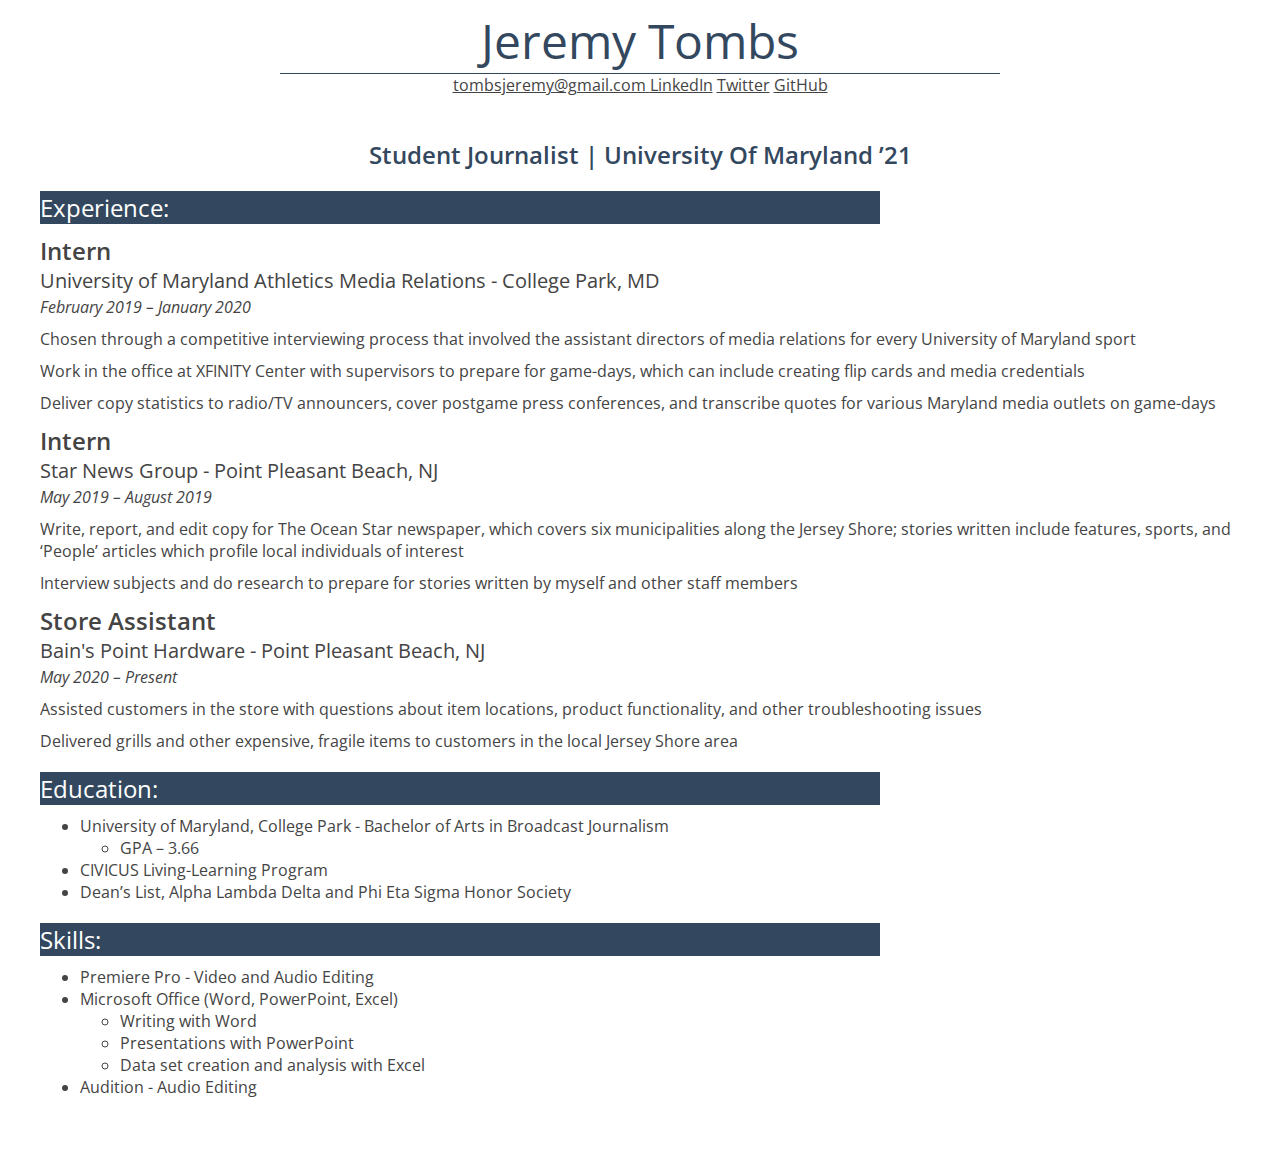
<file: Resume/index.html>
<!DOCTYPE HTML>
<html>
<head>
  <title>Jeremy Tombs Resume</title>
  <link href="style.css" type="text/css" rel="stylesheet">
  <link href="https://fonts.googleapis.com/css2?family=Open+Sans&display=swap" rel="stylesheet">
</head>
<body>
<!--I built this myself!-->
<div id="container">
  <div id="name">Jeremy Tombs</div>
  <!--<img src="jeremy-tombs.jpg" alt="My Professional Headshot" width="300px">-->
  <ul class="menu">
    <li class="items"><a href=mailto:"tombsjeremy@gmail.com">tombsjeremy@gmail.com</li>
    <li class="items"><a href="https://www.linkedin.com/in/jeremy-tombs-01ba98115/">LinkedIn</a></li>
    <li class="items"><a href="https://twitter.com/jeremy_tombs">Twitter</a></li>
    <li class="items"><a href="https://github.com/tombsjeremy/">GitHub</a></li>
  </ul>
  <br>
  <div id="title">Student Journalist | University of Maryland ’21</div>

  <div class="sectionheader">Experience:</div>
  <div class="jobtitle">Intern</div>
  <div class="organization">University of Maryland Athletics Media Relations - College Park, MD</div>
  <div class="date">February 2019 – January 2020</div>
    <p class="description">Chosen through a competitive interviewing process that involved the assistant directors of media relations for every University of Maryland sport</p>
    <p class="description">Work in the office at XFINITY Center with supervisors to prepare for game-days, which can include creating flip cards and media credentials</p>
    <p class="description">Deliver copy statistics to radio/TV announcers, cover postgame press conferences, and transcribe quotes for various Maryland media outlets on game-days</p>
  <div class="jobtitle">Intern</div>
  <div class="organization">Star News Group - Point Pleasant Beach, NJ</div>
  <div class="date">May 2019 – August 2019</div>
    <p class="description">Write, report, and edit copy for The Ocean Star newspaper, which covers six municipalities along the Jersey Shore; stories written include features, sports, and ‘People’ articles which profile local individuals of interest</p>
    <p class="description">Interview subjects and do research to prepare for stories written by myself and other staff members</p>
  <div class="jobtitle">Store Assistant</div>
  <div class="organization">Bain's Point Hardware - Point Pleasant Beach, NJ</div>
  <div class="date">May 2020 – Present</div>
    <p class="description">Assisted customers in the store with questions about item locations, product functionality, and other troubleshooting issues</p>
    <p class="description">Delivered grills and other expensive, fragile items to customers in the local Jersey Shore area</p>

  <div class="sectionheader">Education:</div>
  <ul id="degrees">
    <li>University of Maryland, College Park - Bachelor of Arts in Broadcast Journalism</li>
      <ul>
        <li>GPA – 3.66</li>
      </ul>
    <li>CIVICUS Living-Learning Program</li>
    <li>Dean’s List, Alpha Lambda Delta and Phi Eta Sigma Honor Society</li>
 </ul>
  <div class="sectionheader">Skills:</div>
  <ul id="do">
    <li>Premiere Pro - Video and Audio Editing</li>
    <li>Microsoft Office (Word, PowerPoint, Excel)
      <ul>
        <li>Writing with Word</li>
        <li>Presentations with PowerPoint</li>
        <li>Data set creation and analysis with Excel</li>
      </ul>
    <li>Audition - Audio Editing</li>
 </ul>
</div>

</body>
</html>
</file>
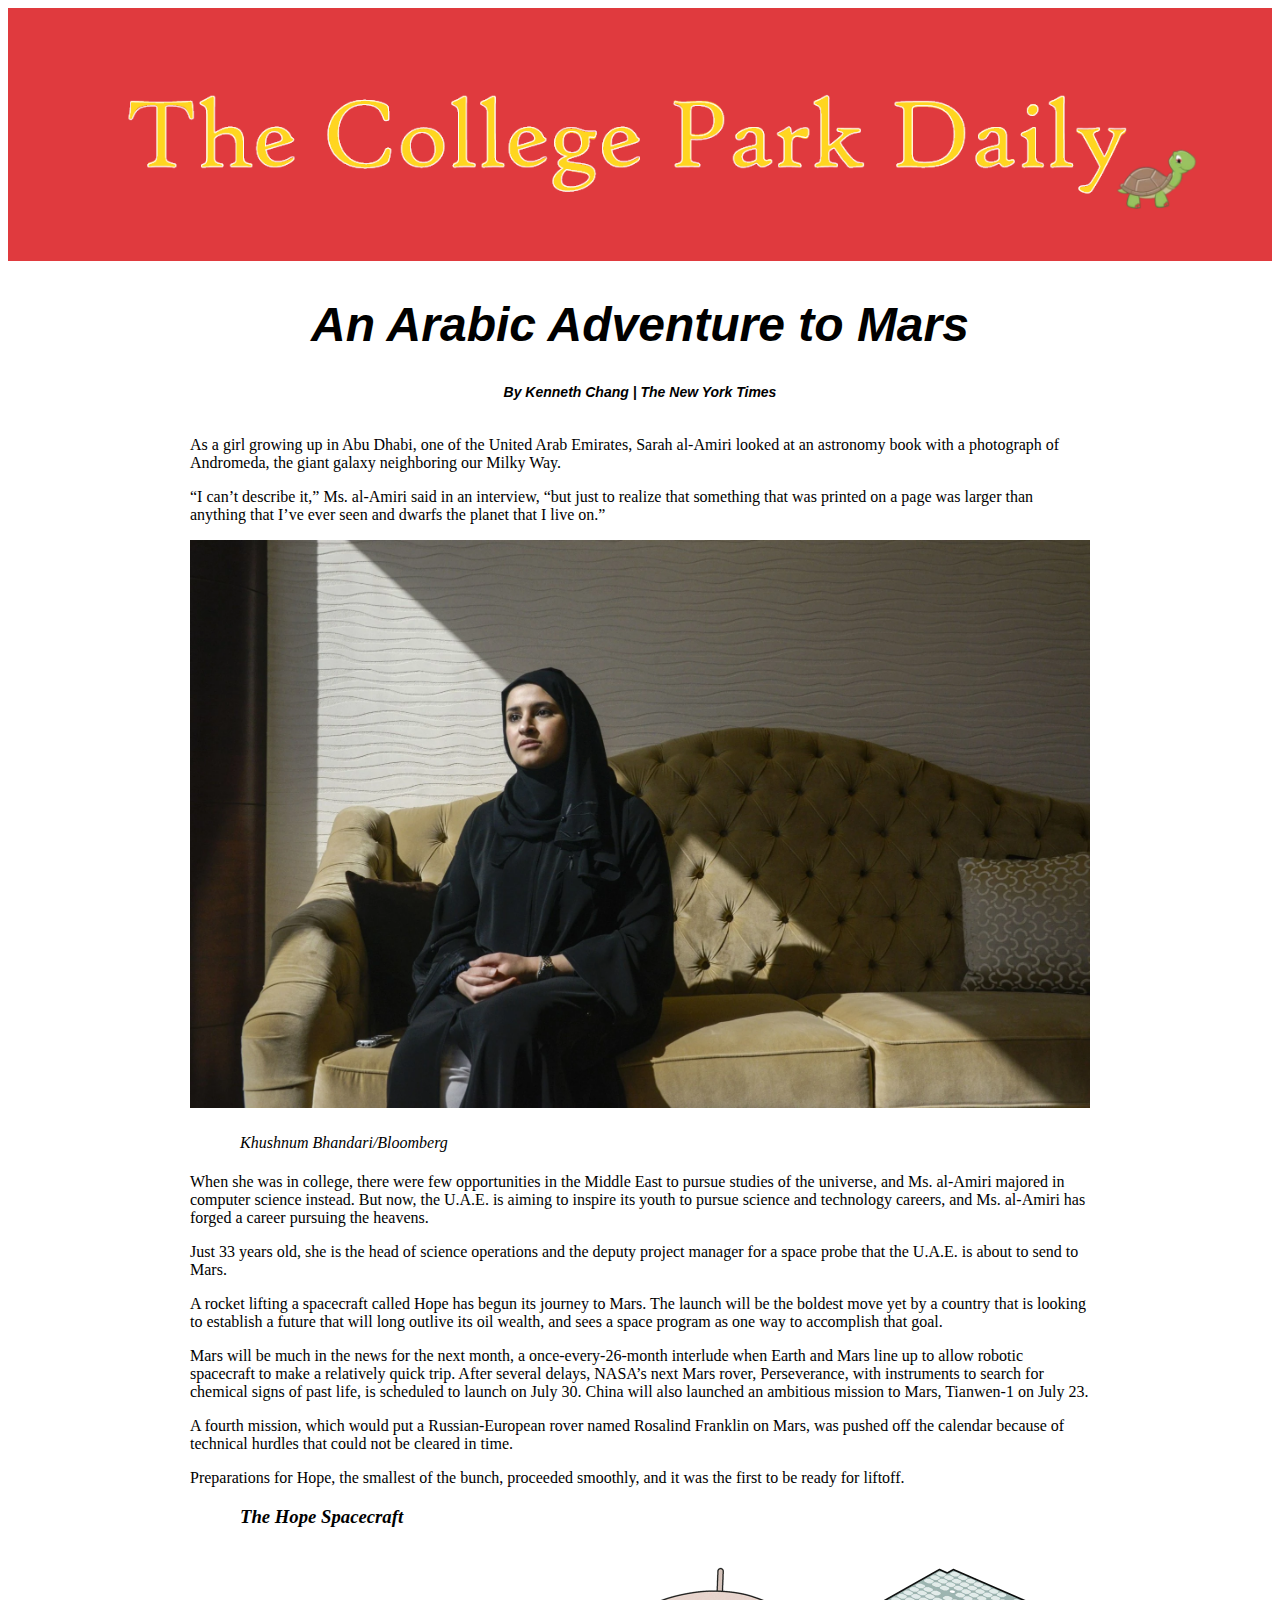
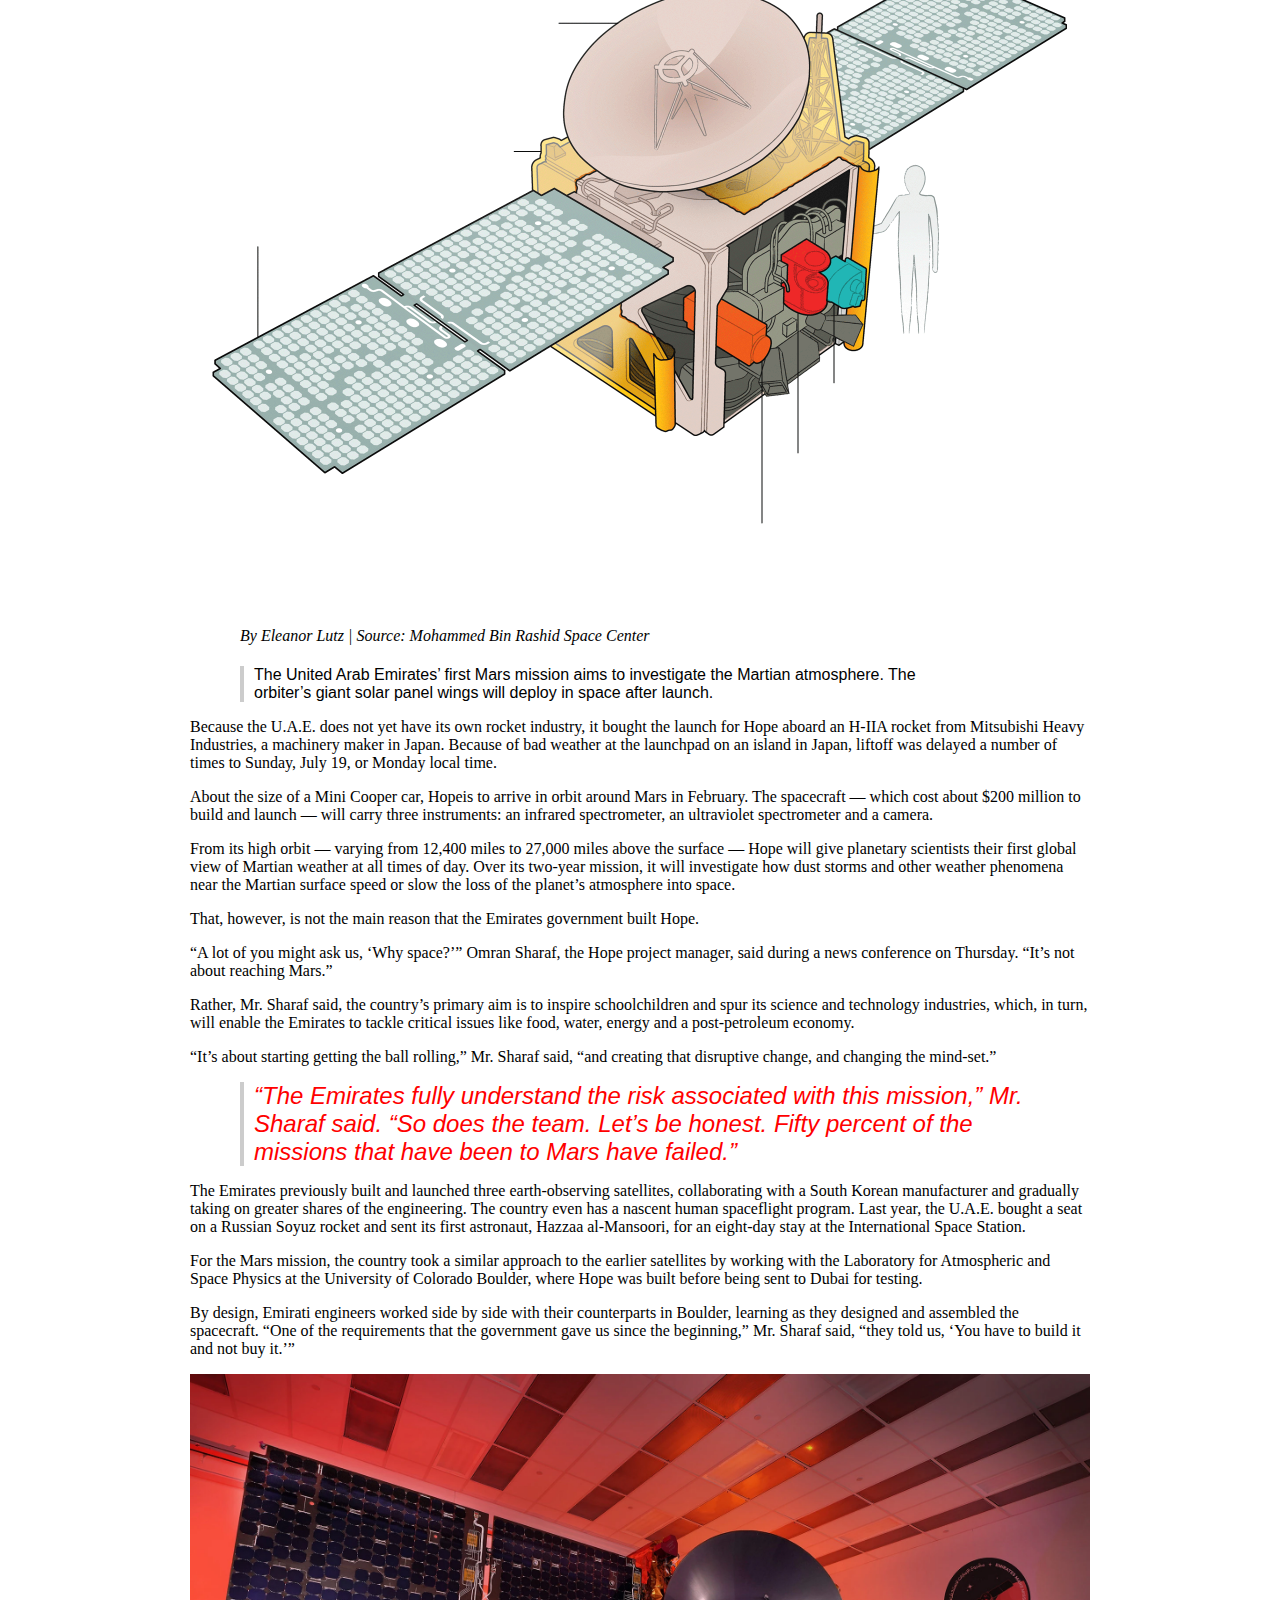
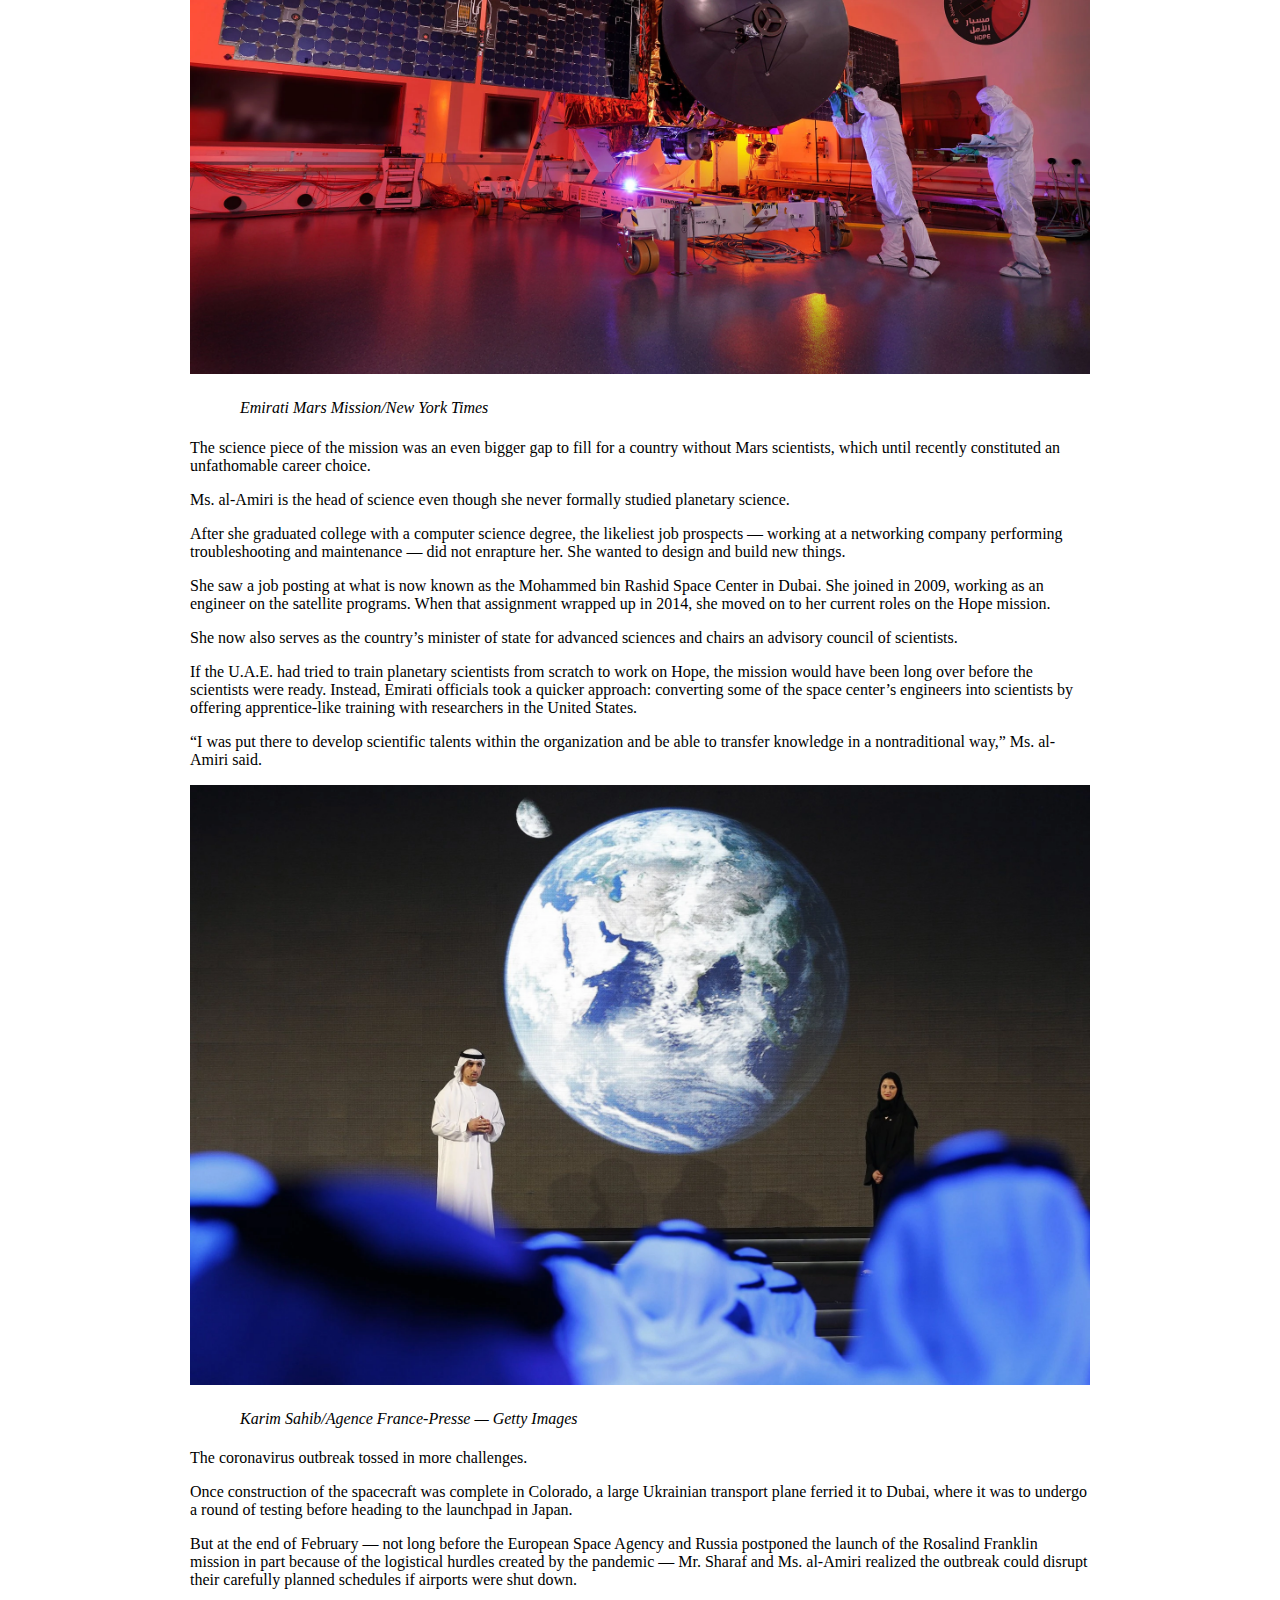
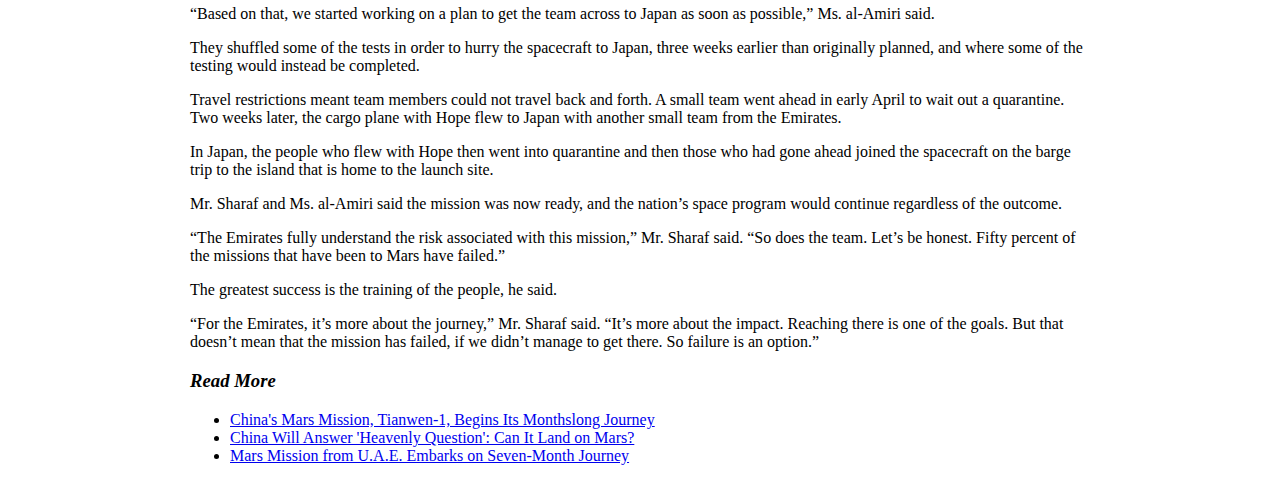
<file: TombsLayout/index.html>
<!DOCTYPE html>
<html lang="en">
<head>
  <title>
    An Arabic Adventure to Mars
  </title>
  <link rel="stylesheet" type="text/css" href="stylesheet.css">
</head>

  <body>
    <img src="images/cpd.png" alt="College Park Daily Banner" class="images">
    <div id="content">
      <h1 id="headline">An Arabic Adventure to Mars</h1>
      <h2 id="byline">By Kenneth Chang | The New York Times</h2>

      <p>As a girl growing up in Abu Dhabi, one of the United Arab Emirates, Sarah al-Amiri looked at an astronomy book with a photograph of Andromeda, the giant galaxy neighboring our Milky Way.</p>

      <p>“I can’t describe it,” Ms. al-Amiri said in an interview, “but just to realize that something that was printed on a page was larger than anything that I’ve ever seen and dwarfs the planet that I live on.”</p>
        <img src="images/uae-mars1.jpg" alt="Photo of Sarah al-Amiri" class="images">
        <h4>Khushnum Bhandari/Bloomberg</h4>
      <p>When she was in college, there were few opportunities in the Middle East to pursue studies of the universe, and Ms. al-Amiri majored in computer science instead. But now, the U.A.E. is aiming to inspire its youth to pursue science and technology careers, and Ms. al-Amiri has forged a career pursuing the heavens.</p>

      <p>Just 33 years old, she is the head of science operations and the deputy project manager for a space probe that the U.A.E. is about to send to Mars.</p>

      <p>A rocket lifting a spacecraft called Hope has begun its journey to Mars. The launch will be the boldest move yet by a country that is looking to establish a future that will long outlive its oil wealth, and sees a space program as one way to accomplish that goal.</p>

      <p>Mars will be much in the news for the next month, a once-every-26-month interlude when Earth and Mars line up to allow robotic spacecraft to make a relatively quick trip. After several delays, NASA’s next Mars rover, Perseverance, with instruments to search for chemical signs of past life, is scheduled to launch on July 30. China will also launched an ambitious mission to Mars, Tianwen-1 on July 23.

      <p>A fourth mission, which would put a Russian-European rover named Rosalind Franklin on Mars, was pushed off the calendar because of technical hurdles that could not be cleared in time.

      <p>Preparations for Hope, the smallest of the bunch, proceeded smoothly, and it was the first to be ready for liftoff.</p>
        <h3 id="hopecraft">The Hope Spacecraft</h3>
        <img src="images/hope-spacecraft-graphic.gif" alt="Hope Spacecraft Graphic" class="images">
        <h4>By Eleanor Lutz | Source: Mohammed Bin Rashid Space Center</h4>
        <p class="captions">The United Arab Emirates’ first Mars mission aims to investigate the Martian atmosphere. The orbiter’s giant solar panel wings will deploy in space after launch.</p>
      <p>Because the U.A.E. does not yet have its own rocket industry, it bought the launch for Hope aboard an H-IIA rocket from Mitsubishi Heavy Industries, a machinery maker in Japan. Because of bad weather at the launchpad on an island in Japan, liftoff was delayed a number of times to Sunday, July 19, or Monday local time.</p>

      <p>About the size of a Mini Cooper car, Hopeis to arrive in orbit around Mars in February. The spacecraft — which cost about $200 million to build and launch — will carry three instruments: an infrared spectrometer, an ultraviolet spectrometer and a camera.</p>

      <p>From its high orbit — varying from 12,400 miles to 27,000 miles above the surface — Hope will give planetary scientists their first global view of Martian weather at all times of day. Over its two-year mission, it will investigate how dust storms and other weather phenomena near the Martian surface speed or slow the loss of the planet’s atmosphere into space.</p>

      <p>That, however, is not the main reason that the Emirates government built Hope.</p>

      <p>“A lot of you might ask us, ‘Why space?’” Omran Sharaf, the Hope project manager, said during a news conference on Thursday. “It’s not about reaching Mars.”</p>

      <p>Rather, Mr. Sharaf said, the country’s primary aim is to inspire schoolchildren and spur its science and technology industries, which, in turn, will enable the Emirates to tackle critical issues like food, water, energy and a post-petroleum economy.</p>

      <p>“It’s about starting getting the ball rolling,” Mr. Sharaf said, “and creating that disruptive change, and changing the mind-set.”</p>
        <blockquote>“The Emirates fully understand the risk associated with this mission,” Mr. Sharaf said. “So does the team. Let’s be honest. Fifty percent of the missions that have been to Mars have failed.”</blockquote>
      <p>The Emirates previously built and launched three earth-observing satellites, collaborating with a South Korean manufacturer and gradually taking on greater shares of the engineering. The country even has a nascent human spaceflight program. Last year, the U.A.E. bought a seat on a Russian Soyuz rocket and sent its first astronaut, Hazzaa al-Mansoori, for an eight-day stay at the International Space Station.</p>

      <p>For the Mars mission, the country took a similar approach to the earlier satellites by working with the Laboratory for Atmospheric and Space Physics at the University of Colorado Boulder, where Hope was built before being sent to Dubai for testing.</p>

      <p>By design, Emirati engineers worked side by side with their counterparts in Boulder, learning as they designed and assembled the spacecraft. “One of the requirements that the government gave us since the beginning,” Mr. Sharaf said, “they told us, ‘You have to build it and not buy it.’”</p>
        <img src="images/uae-mars3.jpg" alt="Engineers at work on the Hope spacecraft." class="images">
        <h4>Emirati Mars Mission/New York Times</h4>
      <p>The science piece of the mission was an even bigger gap to fill for a country without Mars scientists, which until recently constituted an unfathomable career choice.</p>

      <p>Ms. al-Amiri is the head of science even though she never formally studied planetary science.</p>

      <p>After she graduated college with a computer science degree, the likeliest job prospects — working at a networking company performing troubleshooting and maintenance — did not enrapture her. She wanted to design and build new things.</p>

      <p>She saw a job posting at what is now known as the Mohammed bin Rashid Space Center in Dubai. She joined in 2009, working as an engineer on the satellite programs. When that assignment wrapped up in 2014, she moved on to her current roles on the Hope mission.</p>

      <p>She now also serves as the country’s minister of state for advanced sciences and chairs an advisory council of scientists.</p>

      <p>If the U.A.E. had tried to train planetary scientists from scratch to work on Hope, the mission would have been long over before the scientists were ready. Instead, Emirati officials took a quicker approach: converting some of the space center’s engineers into scientists by offering apprentice-like training with researchers in the United States.</p>

      <p>“I was put there to develop scientific talents within the organization and be able to transfer knowledge in a nontraditional way,” Ms. al-Amiri said.</p>
        <img src="images/uae-mars2.jpg" alt="Ms. al-Amiri, right, and Omran Sharaf, the Hope project manager, during a 2015 ceremony in Dubai to unveil the mission." class="images">
        <h4>Karim Sahib/Agence France-Presse — Getty Images</h4>
      <p>The coronavirus outbreak tossed in more challenges.</p>

      <p>Once construction of the spacecraft was complete in Colorado, a large Ukrainian transport plane ferried it to Dubai, where it was to undergo a round of testing before heading to the launchpad in Japan.</p>

      <p>But at the end of February — not long before the European Space Agency and Russia postponed the launch of the Rosalind Franklin mission in part because of the logistical hurdles created by the pandemic — Mr. Sharaf and Ms. al-Amiri realized the outbreak could disrupt their carefully planned schedules if airports were shut down.</p>

      <p>“Based on that, we started working on a plan to get the team across to Japan as soon as possible,” Ms. al-Amiri said.</p>

      <p>They shuffled some of the tests in order to hurry the spacecraft to Japan, three weeks earlier than originally planned, and where some of the testing would instead be completed.</p>

      <p>Travel restrictions meant team members could not travel back and forth. A small team went ahead in early April to wait out a quarantine. Two weeks later, the cargo plane with Hope flew to Japan with another small team from the Emirates.</p>

      <p>In Japan, the people who flew with Hope then went into quarantine and then those who had gone ahead joined the spacecraft on the barge trip to the island that is home to the launch site.</p>

      <p>Mr. Sharaf and Ms. al-Amiri said the mission was now ready, and the nation’s space program would continue regardless of the outcome.</p>

      <p>“The Emirates fully understand the risk associated with this mission,” Mr. Sharaf said. “So does the team. Let’s be honest. Fifty percent of the missions that have been to Mars have failed.”</p>

      <p>The greatest success is the training of the people, he said.</p>

      <p>“For the Emirates, it’s more about the journey,” Mr. Sharaf said. “It’s more about the impact. Reaching there is one of the goals. But that doesn’t mean that the mission has failed, if we didn’t manage to get there. So failure is an option.”</p>
        <h3>Read More</h3>
        <ul>
          <li><a href="https://www.nytimes.com/2020/07/22/science/mars-china-launch.html?action=click&block=associated_collection_recirc&impression_id=8fa169b0-cd41-11ea-9e45-6dfedec6de97&index=0&pgtype=Article&region=footer">China's Mars Mission, Tianwen-1, Begins Its Monthslong Journey</a></li>
          <li><a href="https://www.nytimes.com/2020/07/22/science/china-mars-mission.html?action=click&block=associated_collection_recirc&impression_id=8fa169b1-cd41-11ea-9e45-6dfedec6de97&index=1&pgtype=Article&region=footer">China Will Answer 'Heavenly Question': Can It Land on Mars?</a></li>
          <li><a href="https://www.nytimes.com/2020/07/19/science/emirates-mars-mission.html?action=click&block=associated_collection_recirc&impression_id=8fa169b2-cd41-11ea-9e45-6dfedec6de97&index=2&pgtype=Article&region=footer">Mars Mission from U.A.E. Embarks on Seven-Month Journey</a></li>
        </ul>
  </body>

</html>
</file>
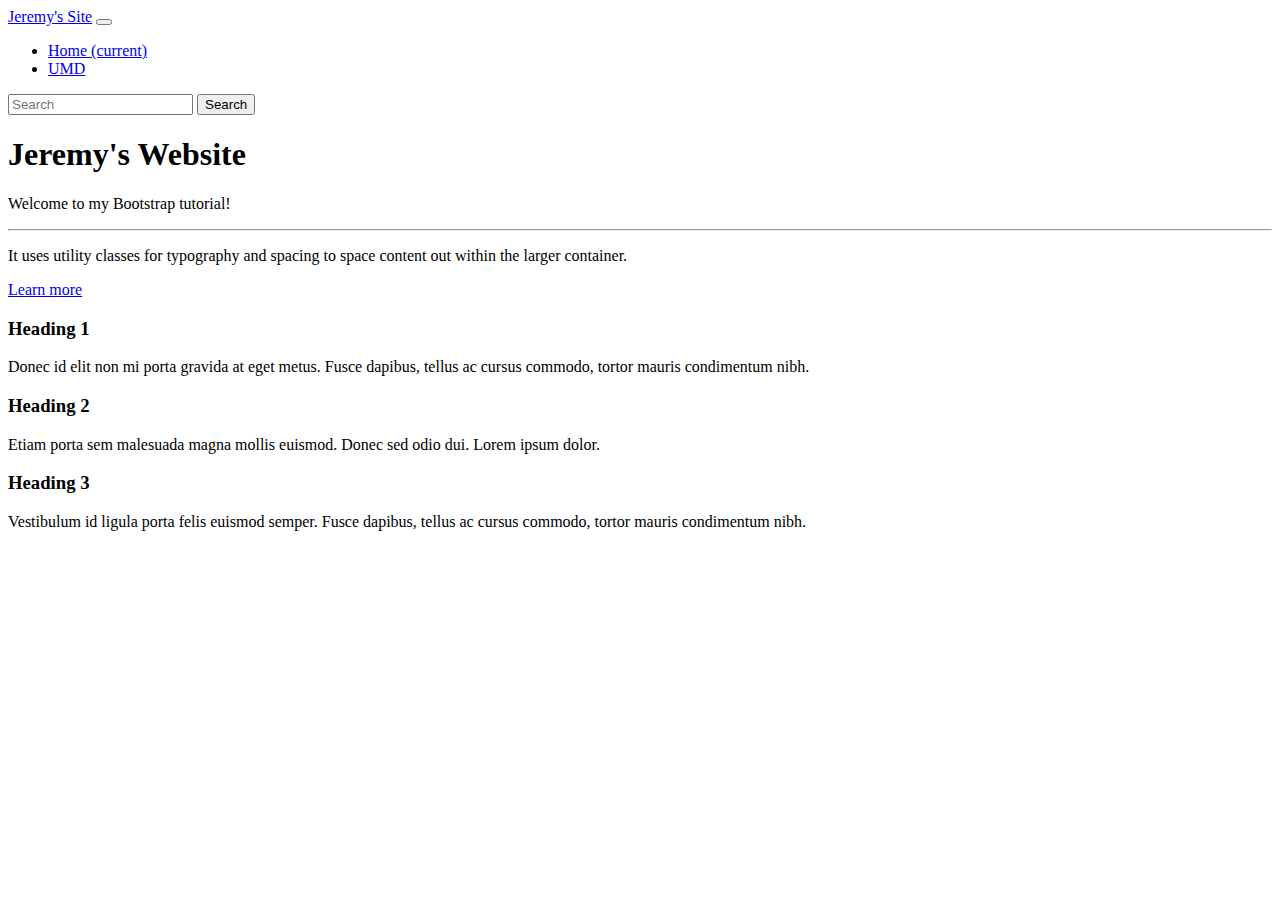
<file: bootstrap-template.html>
<!DOCTYPE html>
<html lang="en">
<head>
  <title>Jeremy's Bootstrap Template</title>
  <link rel="stylesheet" href="https://cdn.jsdelivr.net/npm/bootstrap@4.5.3/dist/css/bootstrap.min.css" integrity="sha384-TX8t27EcRE3e/ihU7zmQxVncDAy5uIKz4rEkgIXeMed4M0jlfIDPvg6uqKI2xXr2" crossorigin="anonymous">
</head>
<body>

  <!--nav bar code until line 43-->
  <nav class="navbar navbar-expand-lg navbar-light bg-light">
    <a class="navbar-brand" href="#">Jeremy's Site</a>
    <button class="navbar-toggler" type="button" data-toggle="collapse" data-target="#navbarSupportedContent" aria-controls="navbarSupportedContent" aria-expanded="false" aria-label="Toggle navigation">
      <span class="navbar-toggler-icon"></span>
    </button>
    <div class="collapse navbar-collapse" id="navbarSupportedContent">
      <ul class="navbar-nav mr-auto">
        <li class="nav-item active">
          <a class="nav-link" href="#">Home <span class="sr-only">(current)</span></a>
        </li>
        <li class="nav-item">
          <a class="nav-link" href="https://umd.edu">UMD</a>
        </li>
      </ul>
      <form class="form-inline my-2 my-lg-0">
        <input class="form-control mr-sm-2" type="search" placeholder="Search" aria-label="Search">
        <button class="btn btn-outline-success my-2 my-sm-0"  type="submit">Search</button>
      </form>
    </div>
  </nav>
<!--nav bar end-->
<!--jumbotron start-->
<div class="jumbotron">
  <h1 class="display-4">Jeremy's Website</h1>
  <p class="lead">Welcome to my Bootstrap tutorial!</p>
  <hr class="my-4">
  <p>It uses utility classes for typography and spacing to space content out within the larger container.</p>
  <a class="btn btn-primary btn-lg" href="#" role="button">Learn more</a>
</div>
<!--jumbotron end, grid start-->

<div class="container">
        <div class="row">
                <div class="col-md-4">
                        <h3>Heading 1</h3>
                        <p>Donec id elit non mi porta gravida at eget metus. Fusce dapibus, tellus ac cursus commodo, tortor mauris condimentum nibh.</p>
                </div>
                <div class="col-md-4">
                        <h3>Heading 2</h3>
                        <p>Etiam porta sem malesuada magna mollis euismod. Donec sed odio dui. Lorem ipsum dolor.</p>
                </div>
                <div class="col-md-4">
                        <h3>Heading 3</h3>
                        <p>Vestibulum id ligula porta felis euismod semper. Fusce dapibus, tellus ac cursus commodo, tortor mauris condimentum nibh.</p>
                </div>
        </div>
</div>

<script src="https://code.jquery.com/jquery-3.5.1.slim.min.js" integrity="sha384-DfXdz2htPH0lsSSs5nCTpuj/zy4C+OGpamoFVy38MVBnE+IbbVYUew+OrCXaRkfj" crossorigin="anonymous"></script>
<script src="https://cdn.jsdelivr.net/npm/popper.js@1.16.1/dist/umd/popper.min.js" integrity="sha384-9/reFTGAW83EW2RDu2S0VKaIzap3H66lZH81PoYlFhbGU+6BZp6G7niu735Sk7lN" crossorigin="anonymous"></script>
<script src="https://cdn.jsdelivr.net/npm/bootstrap@4.5.3/dist/js/bootstrap.min.js" integrity="sha384-w1Q4orYjBQndcko6MimVbzY0tgp4pWB4lZ7lr30WKz0vr/aWKhXdBNmNb5D92v7s" crossorigin="anonymous"></script>
</body>

</html>
</file>
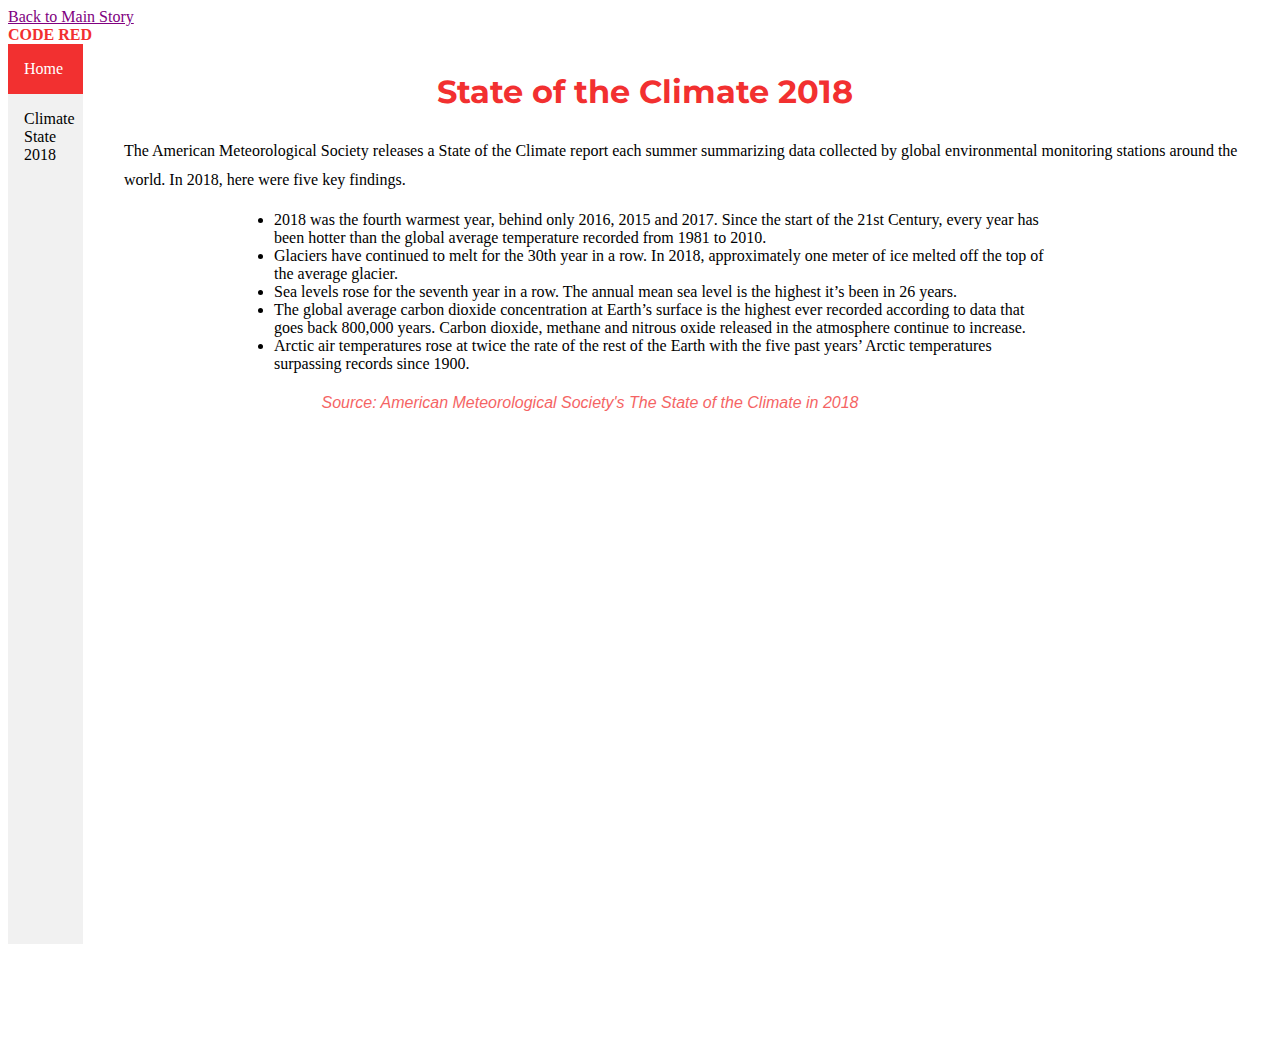
<file: climate-crisis-story/climate-crisis-sidebar.html>
<!DOCTYPE html>
<html lang="en">
<head>
  <title>State of the Climate 2018</title>
  <link rel="stylesheet" href="https://cdn.jsdelivr.net/npm/bootstrap@4.5.3/dist/css/bootstrap.min.css" integrity="sha384-TX8t27EcRE3e/ihU7zmQxVncDAy5uIKz4rEkgIXeMed4M0jlfIDPvg6uqKI2xXr2" crossorigin="anonymous">
  <link rel="stylesheet" type="text/css" href="style.css">
  <link href="https://fonts.googleapis.com/css2?family=Montserrat:wght@300;400;500;700;800;900&display=swap" rel="stylesheet">
</head>
<body>
  <a href="climate-crisis-story.html">Back to Main Story</a>
  <!--nav bar-->
  <nav class="navbar navbar-expand-lg navbar-dark bg-dark">
    <span class="nav-top"><span class="red">Code Red</span>: Baltimore's Climate Divide</span>

  </nav>
<!--nav bar end-->

<!--sidebar-->
<div class="sidebar">
  <a class="active" href="climate-crisis-story.html">Home</a>
  <a href="#climate-state">Climate State 2018</a>
</div>
<!--end sidebar-->

<!-- sidebar page content -->
<div class="content">
  <h2 class="chapter-headline" id="sidebar-headline">State of the Climate 2018</h2>
    <p>The American Meteorological Society releases a State of the Climate report each summer summarizing data collected by global environmental monitoring stations around the world. In 2018, here were five key findings.</p>
    <ul id="sidebar-list">
      <li>2018 was the fourth warmest year, behind only 2016, 2015 and 2017. Since the start of the 21st Century, every year has been hotter than the global average temperature recorded from 1981 to 2010.</li>
      <li>Glaciers have continued to melt for the 30th year in a row. In 2018, approximately one meter of ice melted off the top of the average glacier.</li>
      <li>Sea levels rose for the seventh year in a row. The annual mean sea level is the highest it’s been in 26 years.</li>
      <li>The global average carbon dioxide concentration at Earth’s surface is the highest ever recorded according to data that goes back 800,000 years. Carbon dioxide, methane and nitrous oxide released in the atmosphere continue to increase.</li>
      <li>Arctic air temperatures rose at twice the rate of the rest of the Earth with the five past years’ Arctic temperatures surpassing records since 1900.</li>
    </ul>
    <p class="caption" id="sidebar-caption">Source: American Meteorological Society's The State of the Climate in 2018</p>
</div>


</body>

</html>
</file>
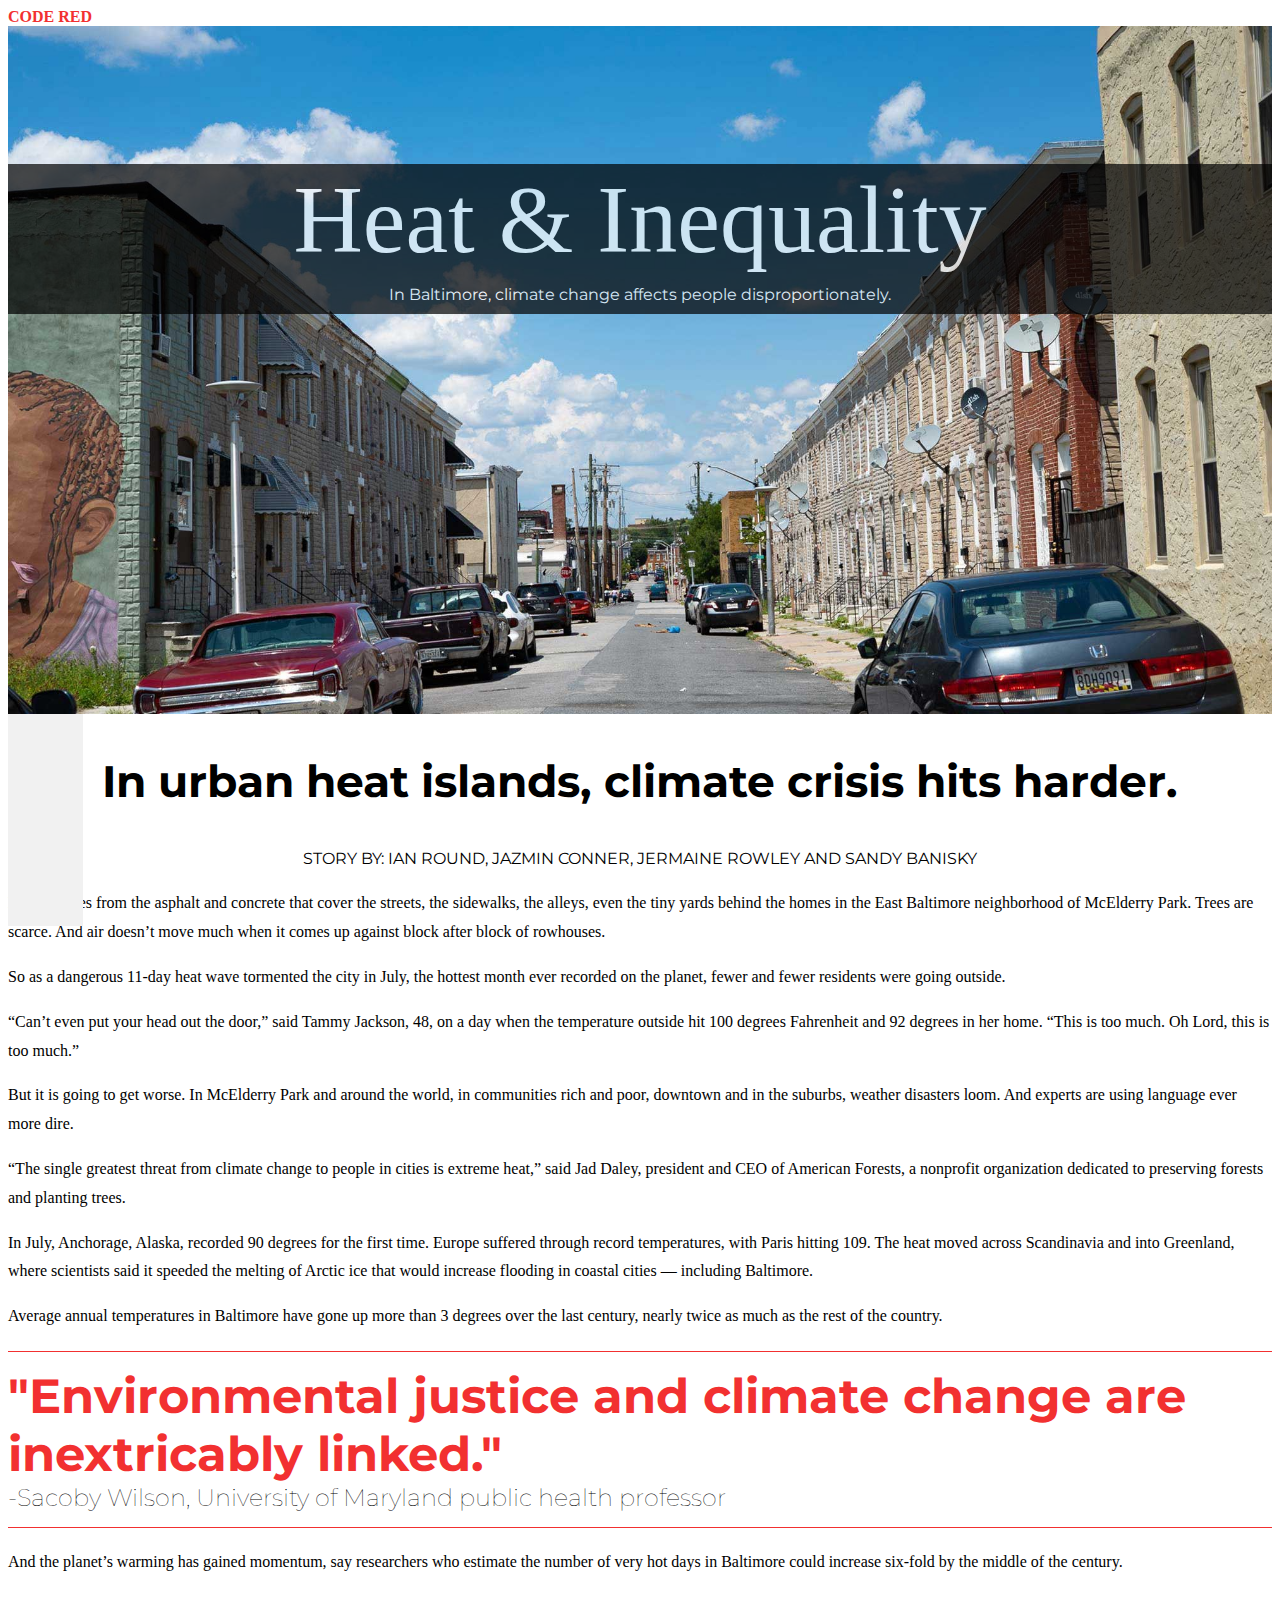
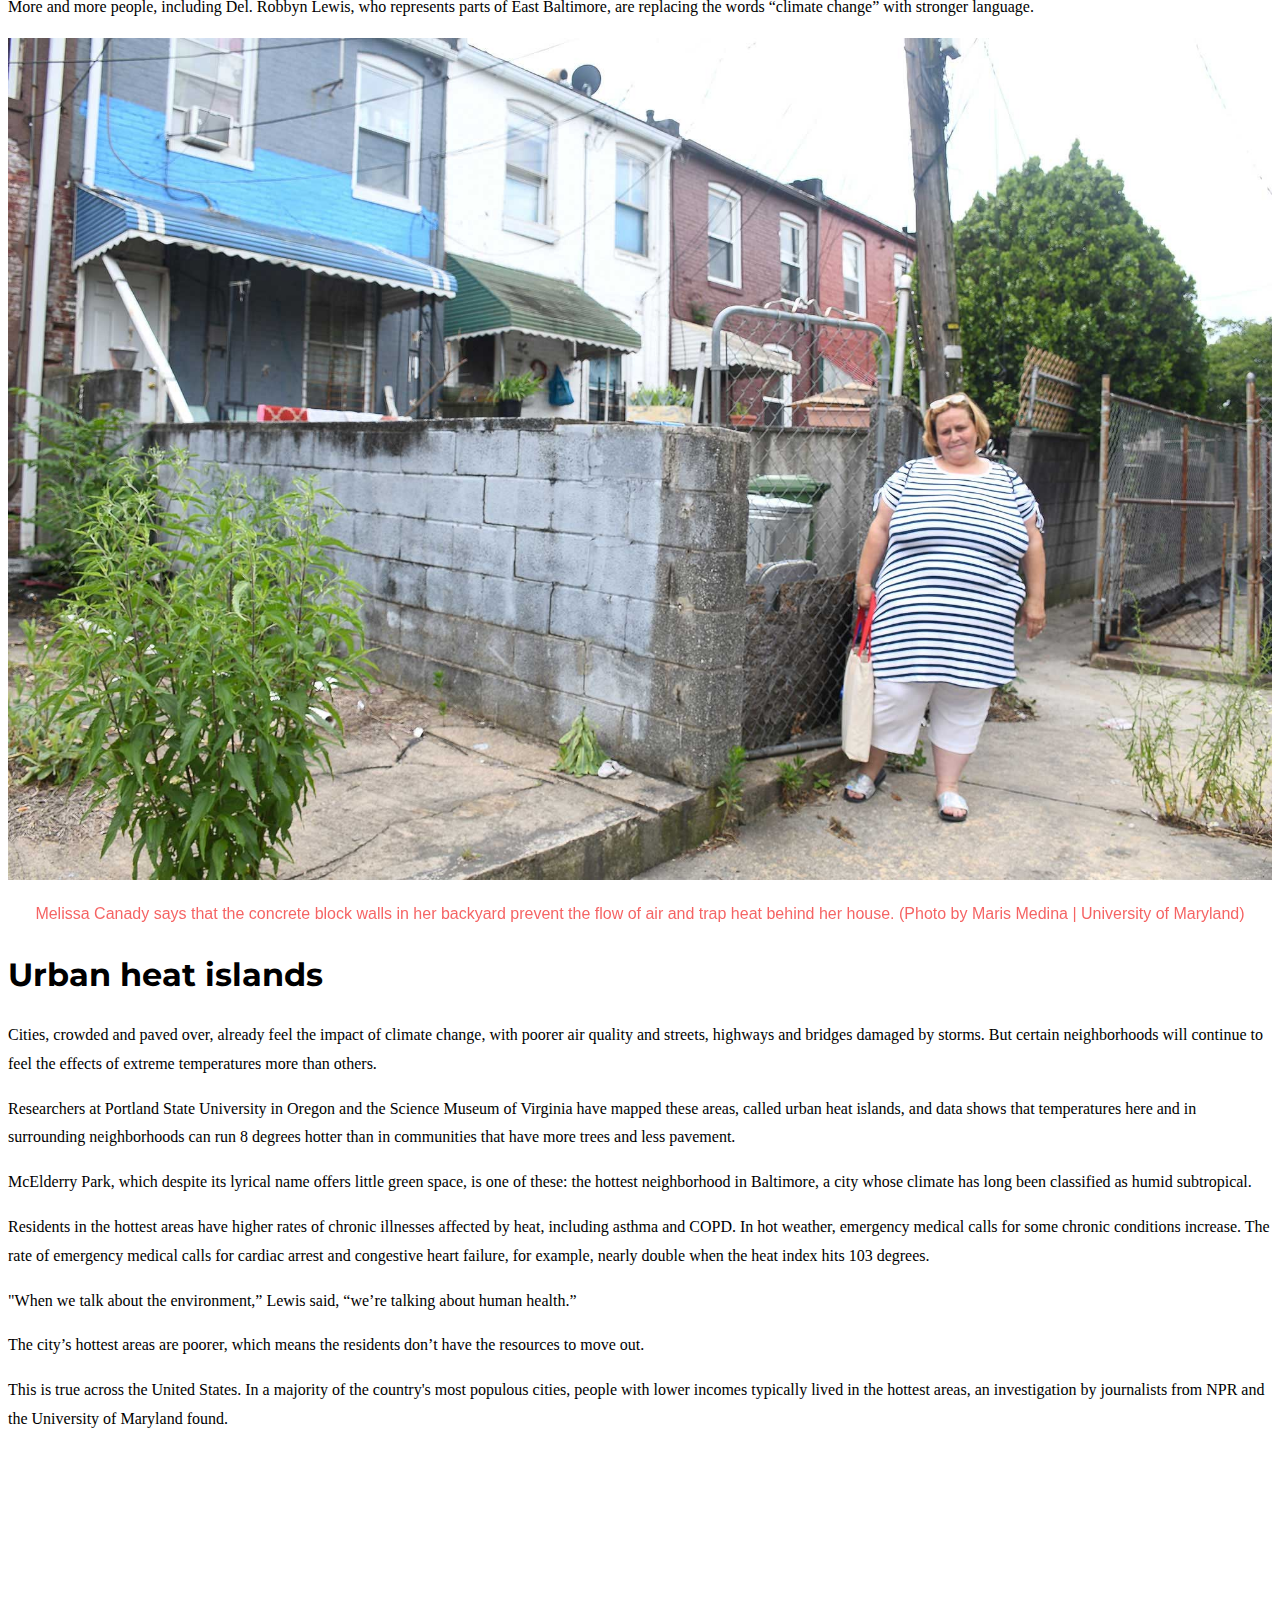
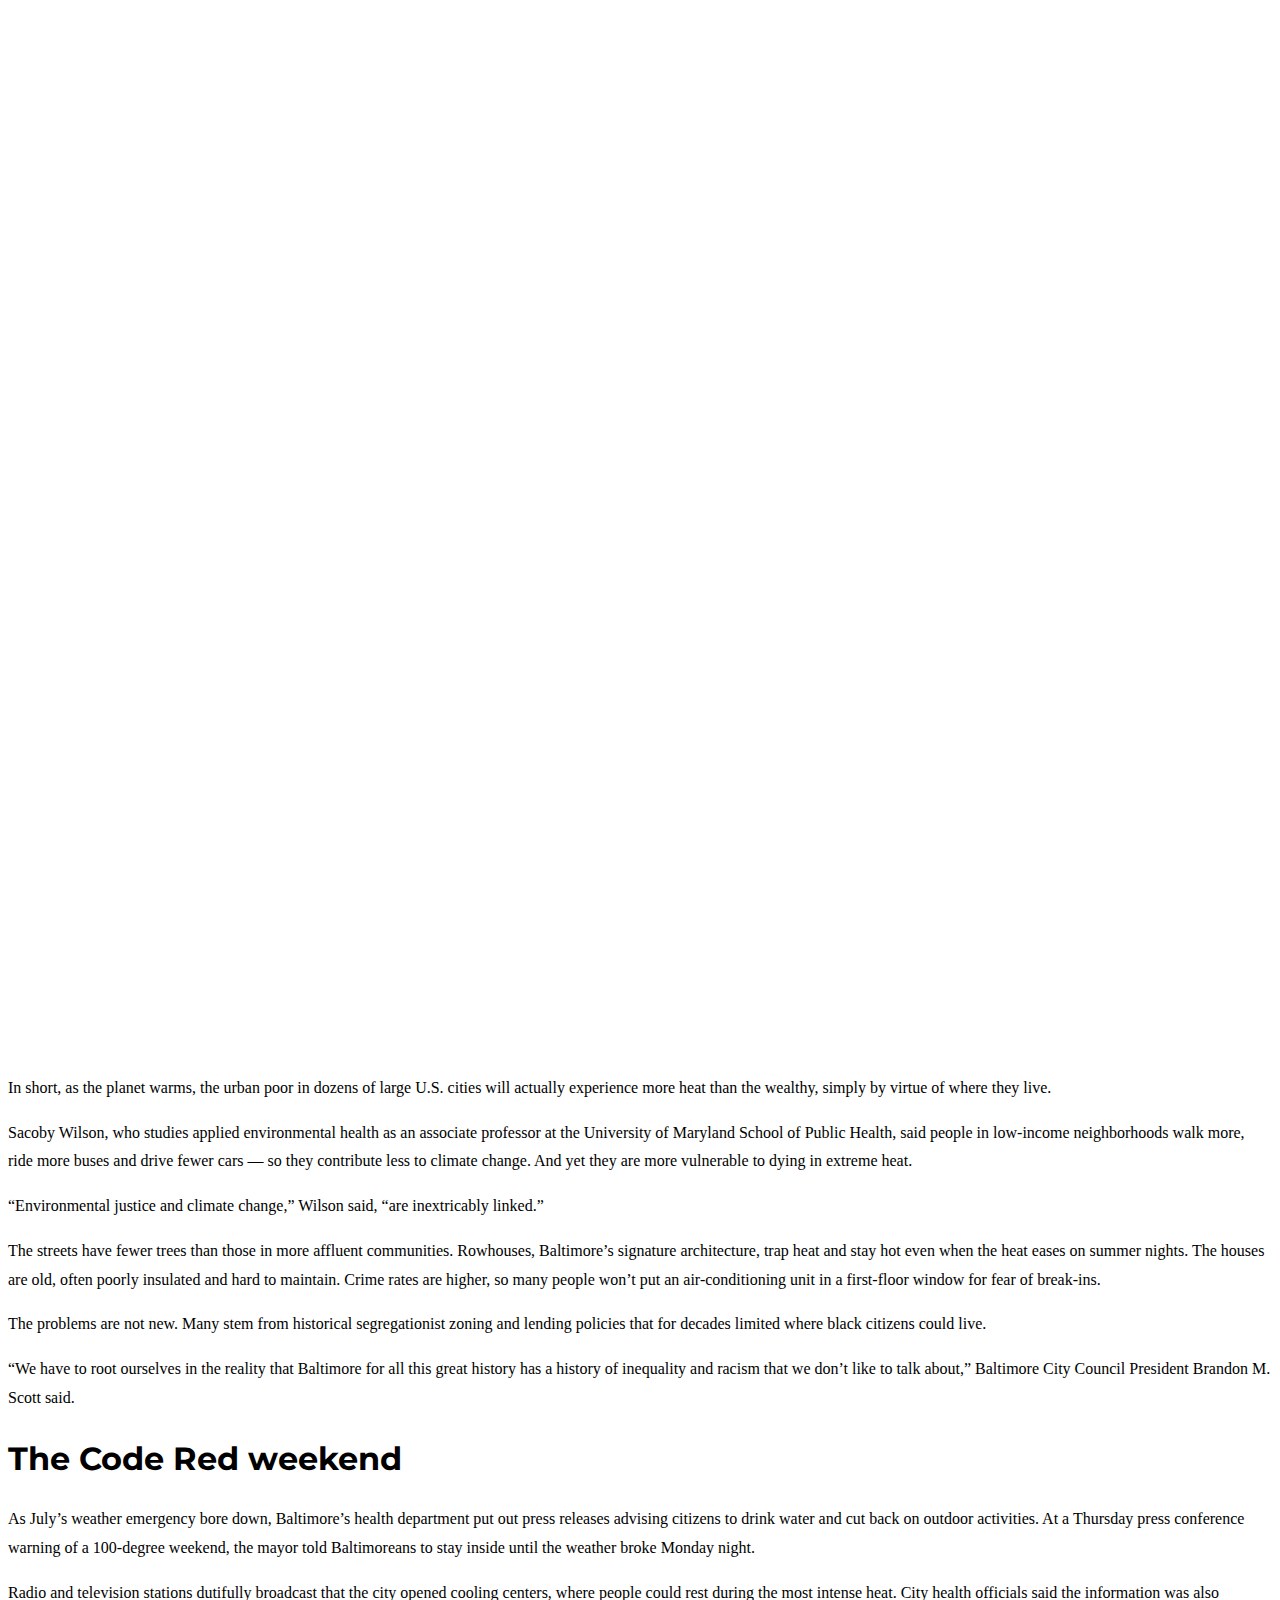
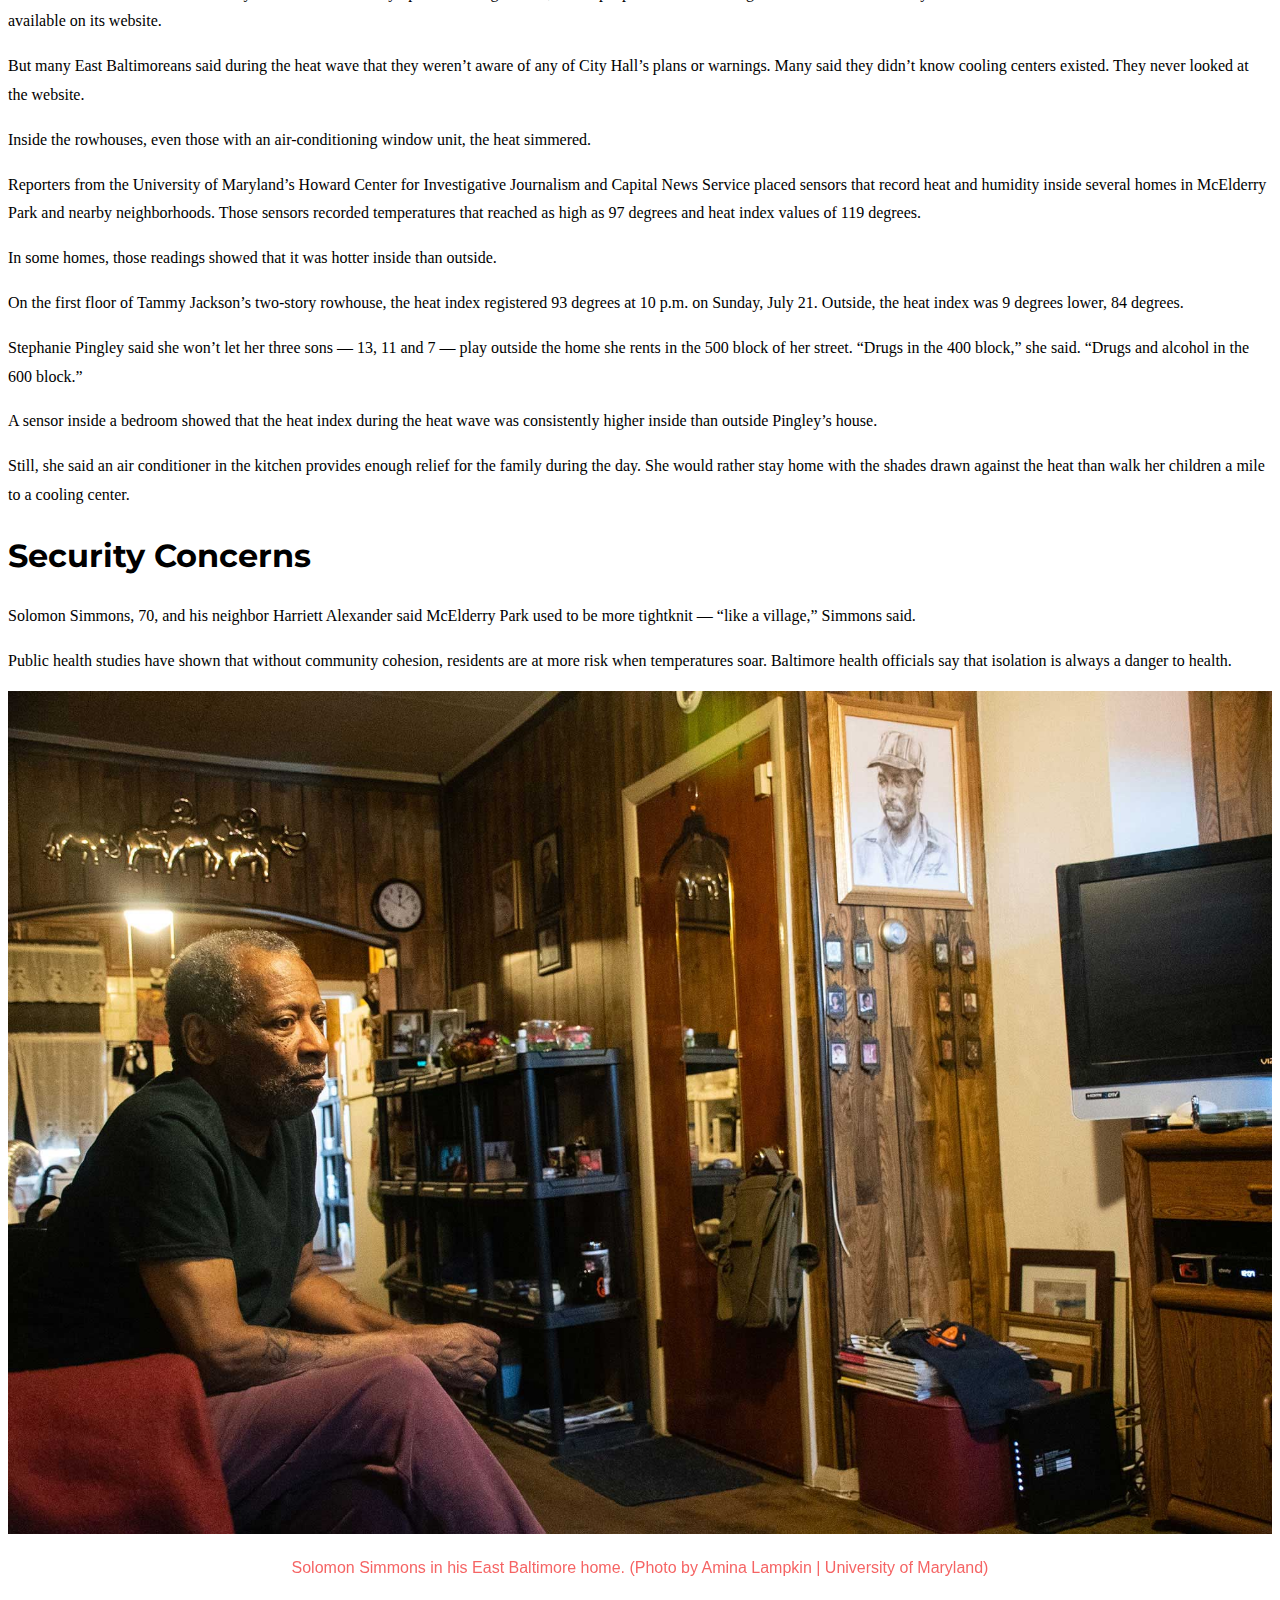
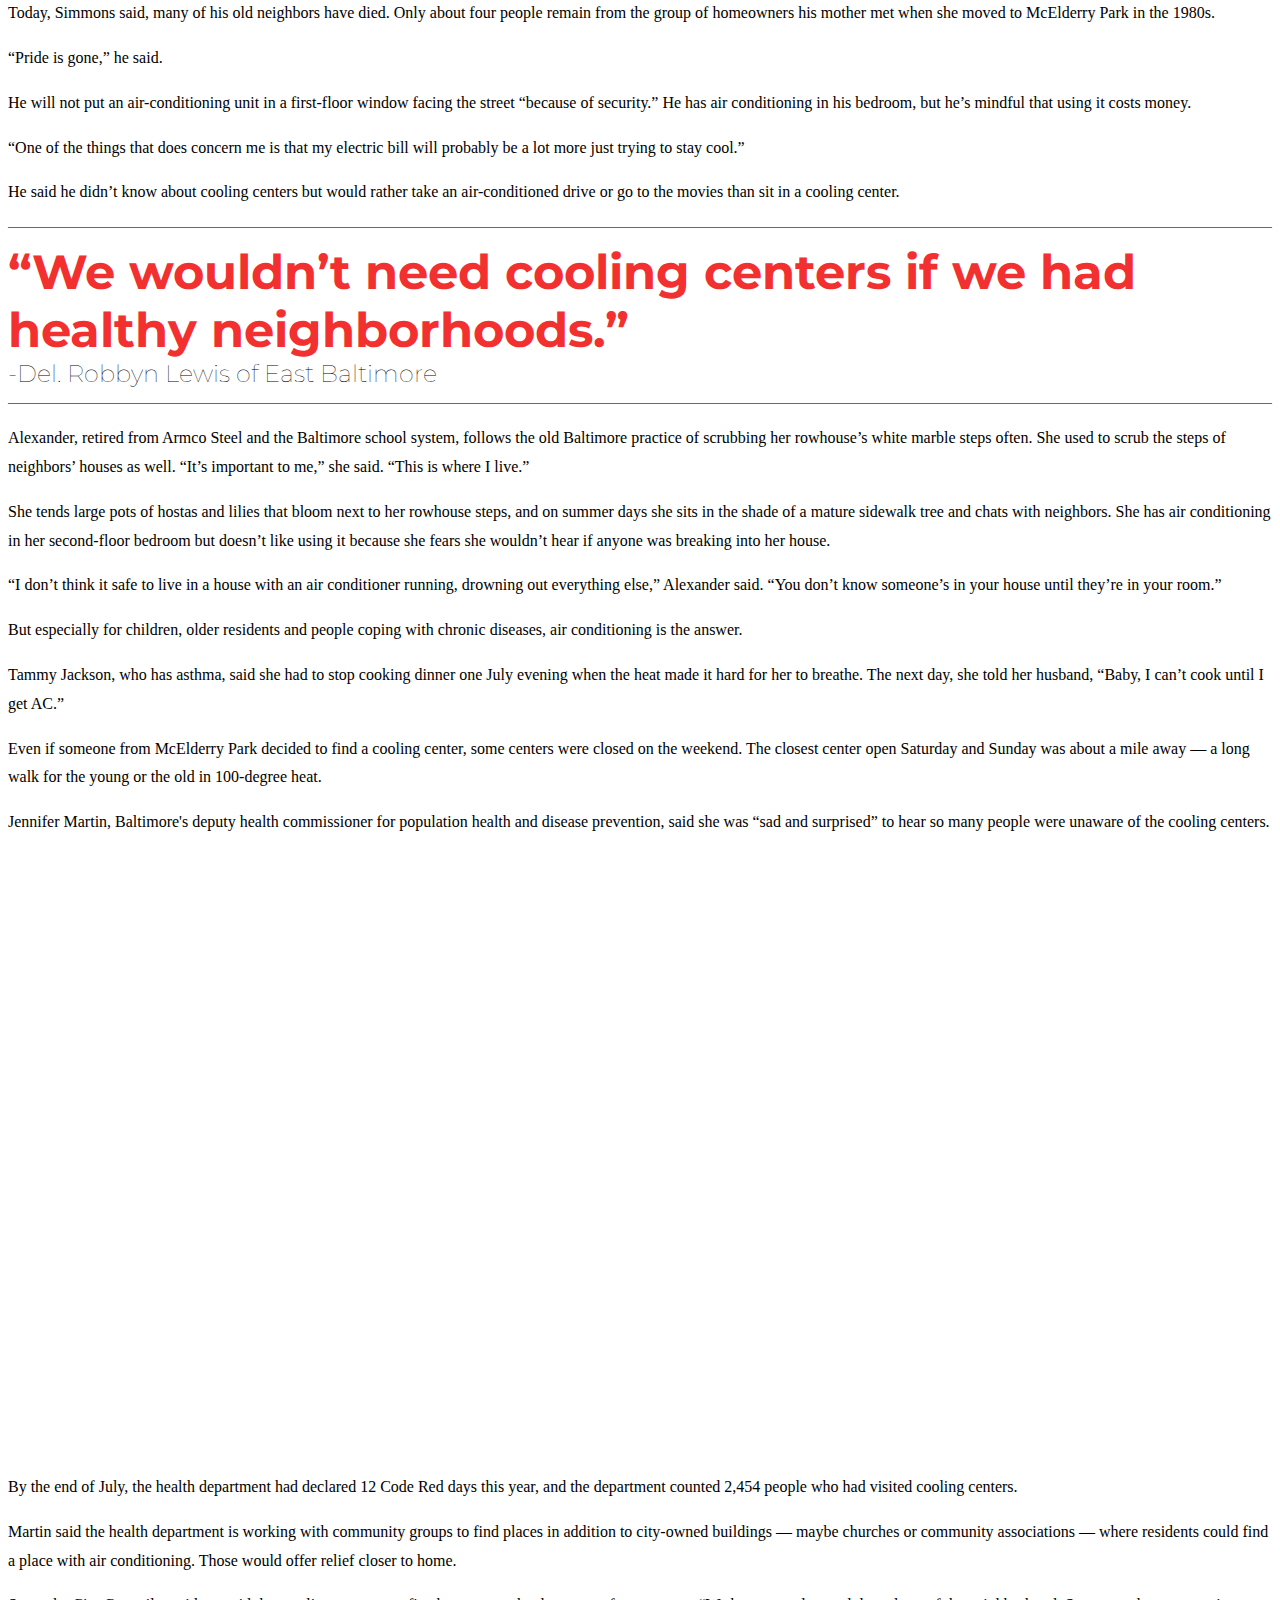
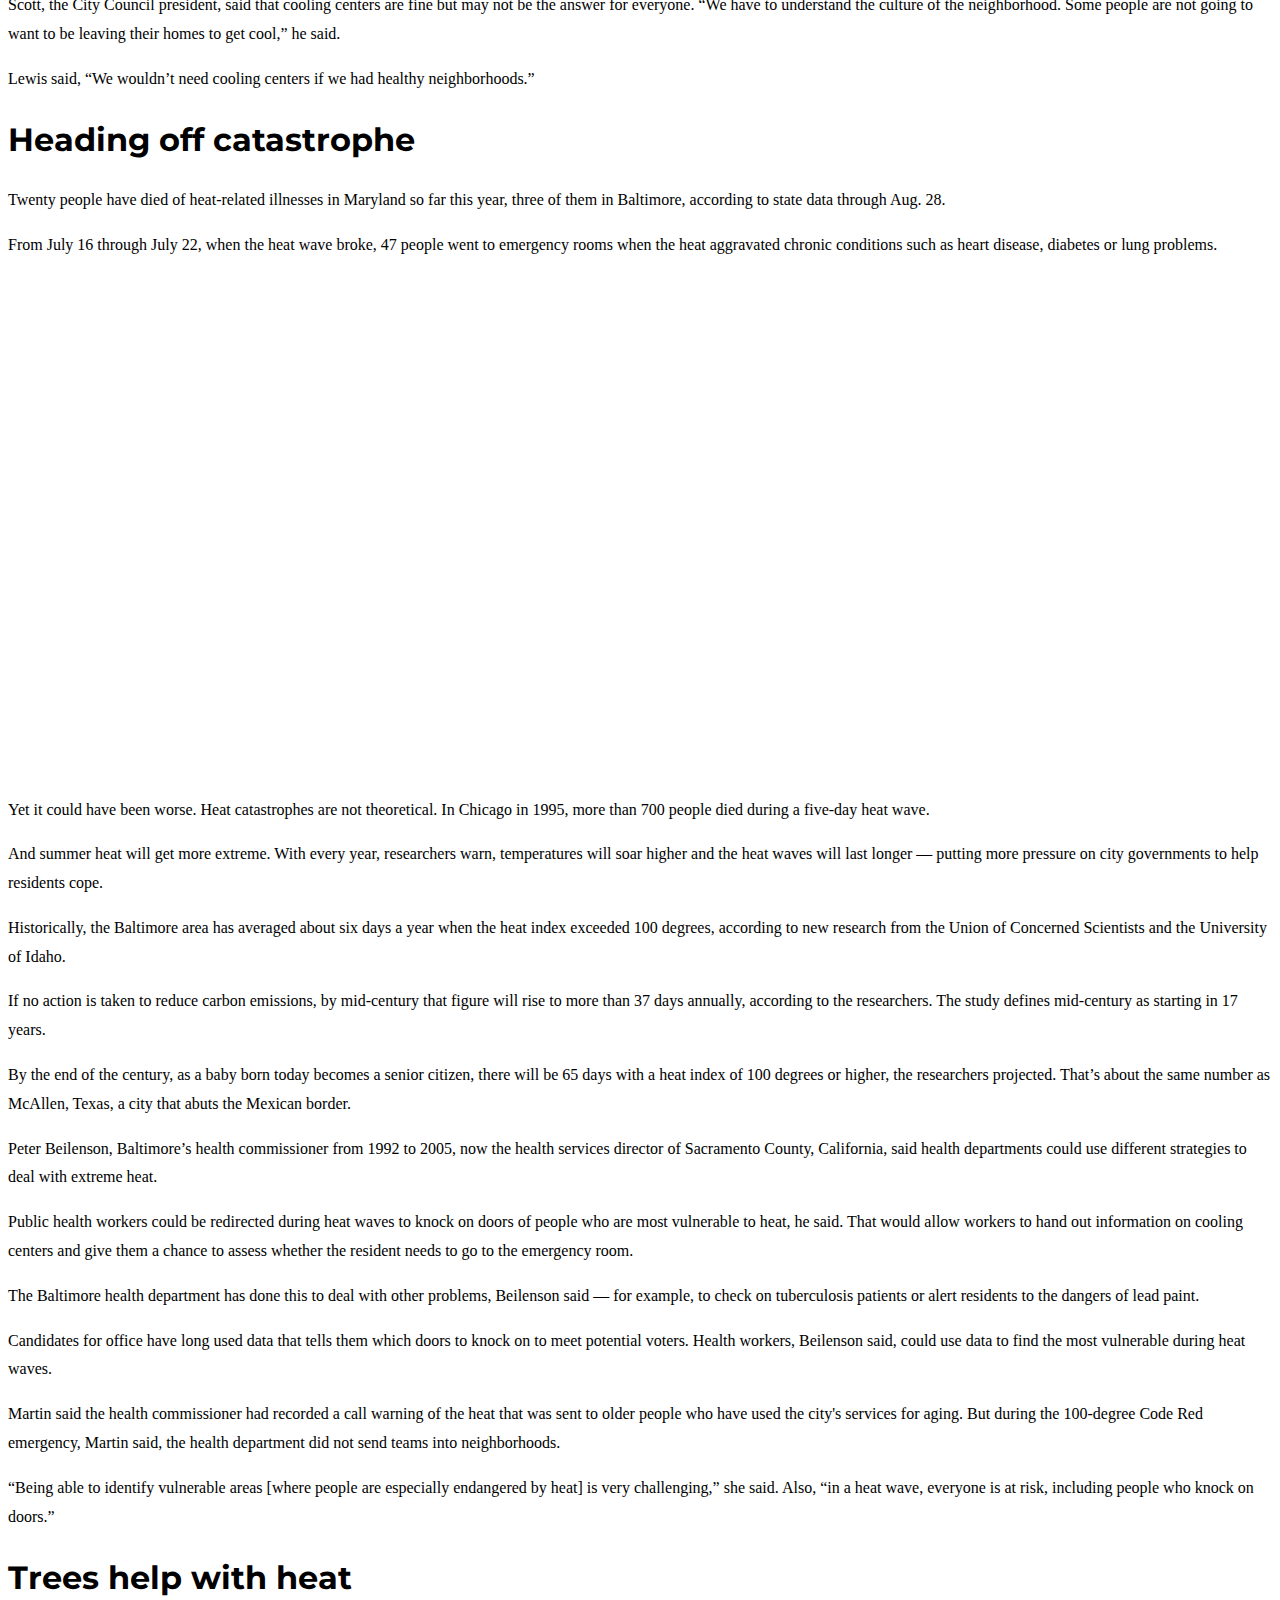
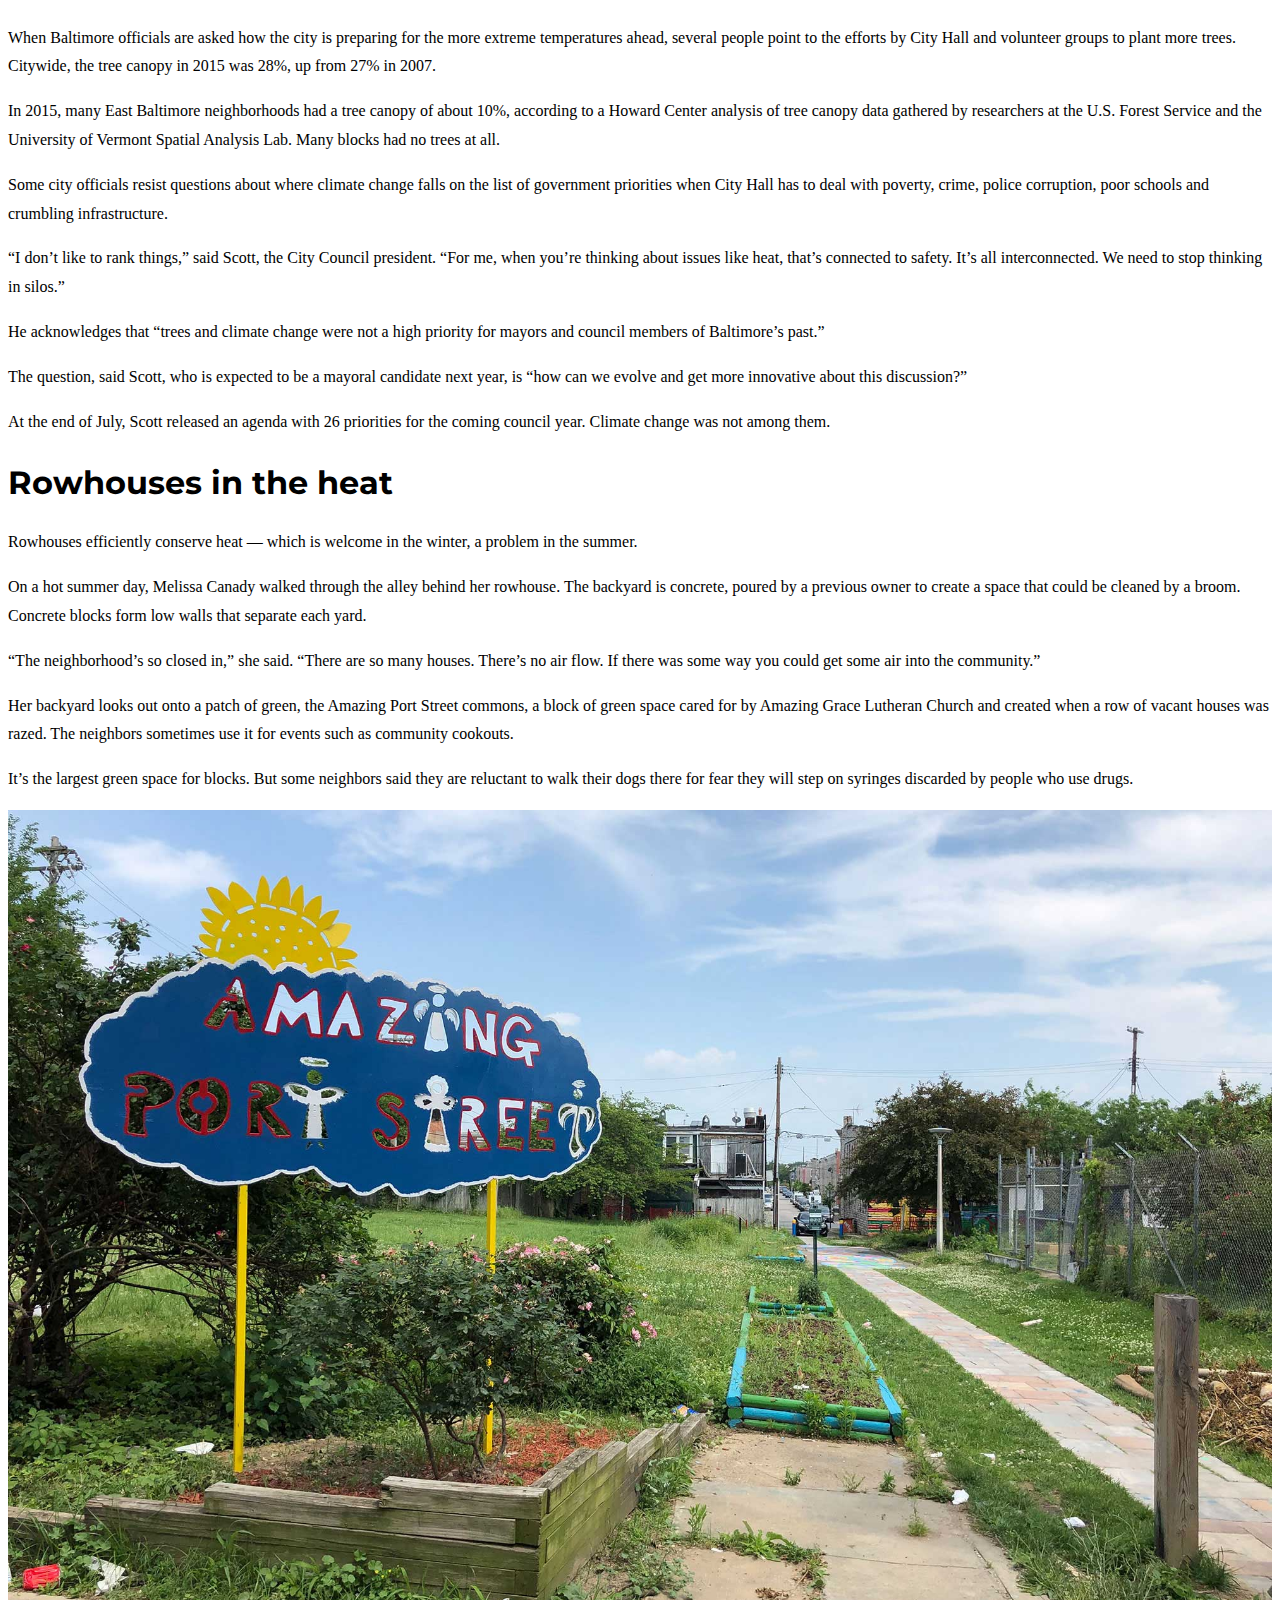
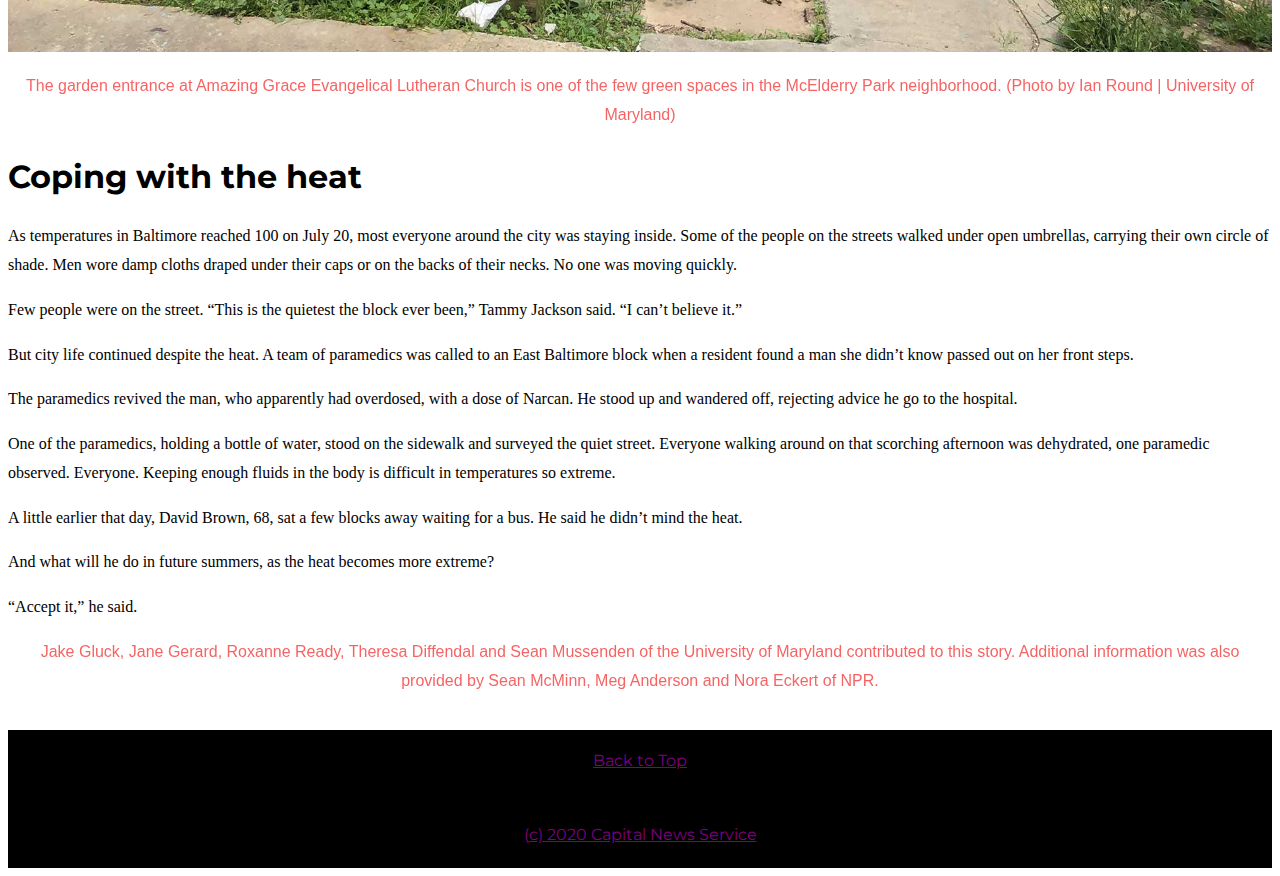
<file: climate-crisis-story/climate-crisis-story.html>
<!DOCTYPE html>
<html lang="en">
<head>
  <title>Heat and Inequality</title>
  <link rel="stylesheet" href="https://cdn.jsdelivr.net/npm/bootstrap@4.5.3/dist/css/bootstrap.min.css" integrity="sha384-TX8t27EcRE3e/ihU7zmQxVncDAy5uIKz4rEkgIXeMed4M0jlfIDPvg6uqKI2xXr2" crossorigin="anonymous">
  <link rel="stylesheet" type="text/css" href="style.css">
  <link href="https://fonts.googleapis.com/css2?family=Montserrat:wght@300;400;500;700;800;900&display=swap" rel="stylesheet">

</head>
<body>

  <!--nav bar-->
  <nav class="navbar navbar-expand-lg navbar-dark bg-dark">
    <span class="nav-top"><span class="red">Code Red</span>: Baltimore's Climate Divide</span>

  </nav>
<!--nav bar end-->

<!-- sidebar link-->
<div class="sidebar">
  <a class="active" href="#home">Home</a>
  <a href="climate-crisis-sidebar.html">Climate State 2018</a>
</div>

<!-- splash/hero area -->
<div href="#home" class="hero-container">
  <img src="images/sonia-hug-streetview.jpg" class="hero-image" alt="Baltimore streetview">

  <div class="overlay">

    <div class="hero-head">Heat & Inequality</div>

      <div class="hero-sub">In Baltimore, climate change affects people disproportionately.

      </div>

    </div>

  </div>

</div>

<!-- end splash/hero area -->

<!--content-->
<div class="container">
  <h2 id="headline">In urban heat islands, climate crisis hits harder.</h2>
    <p id="byline">STORY BY: IAN ROUND, JAZMIN CONNER, JERMAINE ROWLEY AND SANDY BANISKY</p>
      <p>Heat radiates from the asphalt and concrete that cover the streets, the sidewalks, the alleys, even the tiny yards behind the homes in the East Baltimore neighborhood of McElderry Park. Trees are scarce. And air doesn’t move much when it comes up against block after block of rowhouses.</p>
      <p>So as a dangerous 11-day heat wave tormented the city in July, the hottest month ever recorded on the planet, fewer and fewer residents were going outside.</p>
      <p>“Can’t even put your head out the door,” said Tammy Jackson, 48, on a day when the temperature outside hit 100 degrees Fahrenheit and 92 degrees in her home. “This is too much. Oh Lord, this is too much.”</p>
      <p>But it is going to get worse. In McElderry Park and around the world, in communities rich and poor, downtown and in the suburbs, weather disasters loom. And experts are using language ever more dire.</p>
      <p>“The single greatest threat from climate change to people in cities is extreme heat,” said Jad Daley, president and CEO of American Forests, a nonprofit organization dedicated to preserving forests and planting trees.</p>
      <p>In July, Anchorage, Alaska, recorded 90 degrees for the first time. Europe suffered through record temperatures, with Paris hitting 109. The heat moved across Scandinavia and into Greenland, where scientists said it speeded the melting of Arctic ice that would increase flooding in coastal cities — including Baltimore.</p>
      <p>Average annual temperatures in Baltimore have gone up more than 3 degrees over the last century, nearly twice as much as the rest of the country.</p>
        <div class="quote">
          "Environmental justice and climate change are inextricably linked."
            <div class="quote-attribution">
              -Sacoby Wilson, University of Maryland public health professor
            </div>
          </div>
      <p>And the planet’s warming has gained momentum, say researchers who estimate the number of very hot days in Baltimore could increase six-fold by the middle of the century.</p>
      <p>More and more people, including Del. Robbyn Lewis, who represents parts of East Baltimore, are replacing the words “climate change” with stronger language.</p>
</div>

  <img src="images/melissacandy.jpg" alt="Melissa Candy" class="hero-image">
  <p class="caption">Melissa Canady says that the concrete block walls in her backyard prevent the flow of air and trap heat behind her house. (Photo by Maris Medina | University of Maryland)</p>

<div class="container">
  <h2 class="chapter-headline">Urban heat islands</h2>
    <p>Cities, crowded and paved over, already feel the impact of climate change, with poorer air quality and streets, highways and bridges damaged by storms. But certain neighborhoods will continue to feel the effects of extreme temperatures more than others.</p>
    <p>Researchers at Portland State University in Oregon and the Science Museum of Virginia have mapped these areas, called urban heat islands, and data shows that temperatures here and in surrounding neighborhoods can run 8 degrees hotter than in communities that have more trees and less pavement.</p>
    <p>McElderry Park, which despite its lyrical name offers little green space, is one of these: the hottest neighborhood in Baltimore, a city whose climate has long been classified as humid subtropical.</p>
    <p>Residents in the hottest areas have higher rates of chronic illnesses affected by heat, including asthma and COPD. In hot weather, emergency medical calls for some chronic conditions increase. The rate of emergency medical calls for cardiac arrest and congestive heart failure, for example, nearly double when the heat index hits 103 degrees.</p>
    <p>"When we talk about the environment,” Lewis said, “we’re talking about human health.”</p>
    <p>The city’s hottest areas are poorer, which means the residents don’t have the resources to move out.</p>
    <p>This is true across the United States. In a majority of the country's most populous cities, people with lower incomes typically lived in the hottest areas, an investigation by journalists from NPR and the University of Maryland found.</p>
    <div class="row">
      <div class="col-md-6">
        <iframe title="The relationship between summer temperature and poverty in Baltimore" aria-label="Scatter Plot" id="datawrapper-chart-Es9S6" src="https://datawrapper.dwcdn.net/Es9S6/1/" scrolling="no" frameborder="0" style="width: 0; min-width: 100% !important; border: none;" height="600"></iframe><script type="text/javascript">!function(){"use strict";window.addEventListener("message",function(a){if(void 0!==a.data["datawrapper-height"])for(var e in a.data["datawrapper-height"]){var t=document.getElementById("datawrapper-chart-"+e)||document.querySelector("iframe[src*='"+e+"']");t&&(t.style.height=a.data["datawrapper-height"][e]+"px")}})}();</script>
      </div>

      <div class="col-md-6">
        <iframe title="Summer temperature and violence" aria-label="Scatter Plot" id="datawrapper-chart-45M4X" src="https://datawrapper.dwcdn.net/45M4X/1/" scrolling="no" frameborder="0" style="width: 0; min-width: 100% !important; border: none;" height="600"></iframe><script type="text/javascript">!function(){"use strict";window.addEventListener("message",function(a){if(void 0!==a.data["datawrapper-height"])for(var e in a.data["datawrapper-height"]){var t=document.getElementById("datawrapper-chart-"+e)||document.querySelector("iframe[src*='"+e+"']");t&&(t.style.height=a.data["datawrapper-height"][e]+"px")}})}();</script>
      </div>

    </div>
    <p>In short, as the planet warms, the urban poor in dozens of large U.S. cities will actually experience more heat than the wealthy, simply by virtue of where they live.</p>
    <p>Sacoby Wilson, who studies applied environmental health as an associate professor at the University of Maryland School of Public Health, said people in low-income neighborhoods walk more, ride more buses and drive fewer cars — so they contribute less to climate change. And yet they are more vulnerable to dying in extreme heat.</p>
    <p>“Environmental justice and climate change,” Wilson said, “are inextricably linked.”</p>
    <p>The streets have fewer trees than those in more affluent communities. Rowhouses, Baltimore’s signature architecture, trap heat and stay hot even when the heat eases on summer nights. The houses are old, often poorly insulated and hard to maintain. Crime rates are higher, so many people won’t put an air-conditioning unit in a first-floor window for fear of break-ins.</p>
    <p>The problems are not new. Many stem from historical segregationist zoning and lending policies that for decades limited where black citizens could live.</p>
    <p>“We have to root ourselves in the reality that Baltimore for all this great history has a history of inequality and racism that we don’t like to talk about,” Baltimore City Council President Brandon M. Scott said.</p>
  <h2 class="chapter-headline">The Code Red weekend</h2>
    <p>As July’s weather emergency bore down, Baltimore’s health department put out press releases advising citizens to drink water and cut back on outdoor activities. At a Thursday press conference warning of a 100-degree weekend, the mayor told Baltimoreans to stay inside until the weather broke Monday night.</p>
    <p>Radio and television stations dutifully broadcast that the city opened cooling centers, where people could rest during the most intense heat. City health officials said the information was also available on its website.</p>
    <p>But many East Baltimoreans said during the heat wave that they weren’t aware of any of City Hall’s plans or warnings. Many said they didn’t know cooling centers existed. They never looked at the website.</p>
    <p>Inside the rowhouses, even those with an air-conditioning window unit, the heat simmered.</p>
    <p>Reporters from the University of Maryland’s Howard Center for Investigative Journalism and Capital News Service placed sensors that record heat and humidity inside several homes in McElderry Park and nearby neighborhoods. Those sensors recorded temperatures that reached as high as 97 degrees and heat index values of 119 degrees.</p>
    <p>In some homes, those readings showed that it was hotter inside than outside.</p>
    <p>On the first floor of Tammy Jackson’s two-story rowhouse, the heat index registered 93 degrees at 10 p.m. on Sunday, July 21. Outside, the heat index was 9 degrees lower, 84 degrees.</p>
    <p>Stephanie Pingley said she won’t let her three sons — 13, 11 and 7 — play outside the home she rents in the 500 block of her street. “Drugs in the 400 block,” she said. “Drugs and alcohol in the 600 block.”</p>
    <p>A sensor inside a bedroom showed that the heat index during the heat wave was consistently higher inside than outside Pingley’s house.</p>
    <p>Still, she said an air conditioner in the kitchen provides enough relief for the family during the day. She would rather stay home with the shades drawn against the heat than walk her children a mile to a cooling center.</p>
  <h2 class="chapter-headline">Security Concerns</h2>
    <p>Solomon Simmons, 70, and his neighbor Harriett Alexander said McElderry Park used to be more tightknit — “like a village,” Simmons said.</p>
    <p>Public health studies have shown that without community cohesion, residents are at more risk when temperatures soar. Baltimore health officials say that isolation is always a danger to health.</p>
</div>
  <img src="images/solomon-simmons.jpg" alt="Solomon Simmons" class="hero-image">
  <p class="caption">Solomon Simmons in his East Baltimore home. (Photo by Amina Lampkin | University of Maryland)</p>

<div class="container">
  <p>Today, Simmons said, many of his old neighbors have died. Only about four people remain from the group of homeowners his mother met when she moved to McElderry Park in the 1980s.</p>
  <p>“Pride is gone,” he said.</p>
  <p>He will not put an air-conditioning unit in a first-floor window facing the street “because of security.” He has air conditioning in his bedroom, but he’s mindful that using it costs money.</p>
  <p>“One of the things that does concern me is that my electric bill will probably be a lot more just trying to stay cool.”</p>
  <p>He said he didn’t know about cooling centers but would rather take an air-conditioned drive or go to the movies than sit in a cooling center.</p>
    <div class="quote">
      “We wouldn’t need cooling centers if we had healthy neighborhoods.”
      <div class="quote-attribution">
        -Del. Robbyn Lewis of East Baltimore
      </div>
    </div>
  <p>Alexander, retired from Armco Steel and the Baltimore school system, follows the old Baltimore practice of scrubbing her rowhouse’s white marble steps often. She used to scrub the steps of neighbors’ houses as well. “It’s important to me,” she said. “This is where I live.”</p>
  <p>She tends large pots of hostas and lilies that bloom next to her rowhouse steps, and on summer days she sits in the shade of a mature sidewalk tree and chats with neighbors. She has air conditioning in her second-floor bedroom but doesn’t like using it because she fears she wouldn’t hear if anyone was breaking into her house.</p>
  <p>“I don’t think it safe to live in a house with an air conditioner running, drowning out everything else,” Alexander said. “You don’t know someone’s in your house until they’re in your room.”</p>
  <p>But especially for children, older residents and people coping with chronic diseases, air conditioning is the answer.</p>
  <p>Tammy Jackson, who has asthma, said she had to stop cooking dinner one July evening when the heat made it hard for her to breathe. The next day, she told her husband, “Baby, I can’t cook until I get AC.”</p>
  <p>Even if someone from McElderry Park decided to find a cooling center, some centers were closed on the weekend. The closest center open Saturday and Sunday was about a mile away — a long walk for the young or the old in 100-degree heat.</p>
  <p>Jennifer Martin, Baltimore's deputy health commissioner for population health and disease prevention, said she was “sad and surprised” to hear so many people were unaware of the cooling centers.</p>
  <iframe title=" Indoor and outdoor heat index during Baltimore heat wave, July 16-22, 2019" aria-label="Interactive line chart" id="datawrapper-chart-ruosQ" src="https://datawrapper.dwcdn.net/ruosQ/1/" scrolling="no" frameborder="0" style="width: 0; min-width: 100% !important; border: none;" height="600"></iframe><script type="text/javascript">!function(){"use strict";window.addEventListener("message",function(a){if(void 0!==a.data["datawrapper-height"])for(var e in a.data["datawrapper-height"]){var t=document.getElementById("datawrapper-chart-"+e)||document.querySelector("iframe[src*='"+e+"']");t&&(t.style.height=a.data["datawrapper-height"][e]+"px")}})}();</script>
  <p>By the end of July, the health department had declared 12 Code Red days this year, and the department counted 2,454 people who had visited cooling centers.</p>
  <p>Martin said the health department is working with community groups to find places in addition to city-owned buildings — maybe churches or community associations — where residents could find a place with air conditioning. Those would offer relief closer to home.</p>
  <p>Scott, the City Council president, said that cooling centers are fine but may not be the answer for everyone. “We have to understand the culture of the neighborhood. Some people are not going to want to be leaving their homes to get cool,” he said.</p>
  <p>Lewis said, “We wouldn’t need cooling centers if we had healthy neighborhoods.”</p>
<h2 class="chapter-headline">Heading off catastrophe</h2>
  <p>Twenty people have died of heat-related illnesses in Maryland so far this year, three of them in Baltimore, according to state data through Aug. 28.</p>
  <p>From July 16 through July 22, when the heat wave broke, 47 people went to emergency rooms when the heat aggravated chronic conditions such as heart disease, diabetes or lung problems.</p>
  <iframe title=" Baltimore has more than its share of heat-related deaths in Maryland" aria-label="Grouped Column Chart" id="datawrapper-chart-JL5jA" src="https://datawrapper.dwcdn.net/JL5jA/2/" scrolling="no" frameborder="0" style="width: 0; min-width: 100% !important; border: none;" height="500"></iframe><script type="text/javascript">!function(){"use strict";window.addEventListener("message",function(a){if(void 0!==a.data["datawrapper-height"])for(var e in a.data["datawrapper-height"]){var t=document.getElementById("datawrapper-chart-"+e)||document.querySelector("iframe[src*='"+e+"']");t&&(t.style.height=a.data["datawrapper-height"][e]+"px")}})}();</script>
  <p>Yet it could have been worse. Heat catastrophes are not theoretical. In Chicago in 1995, more than 700 people died during a five-day heat wave.</p>
  <p>And summer heat will get more extreme. With every year, researchers warn, temperatures will soar higher and the heat waves will last longer — putting more pressure on city governments to help residents cope.</p>
  <p>Historically, the Baltimore area has averaged about six days a year when the heat index exceeded 100 degrees, according to new research from the Union of Concerned Scientists and the University of Idaho.</p>
  <p>If no action is taken to reduce carbon emissions, by mid-century that figure will rise to more than 37 days annually, according to the researchers. The study defines mid-century as starting in 17 years.</p>
  <p>By the end of the century, as a baby born today becomes a senior citizen, there will be 65 days with a heat index of 100 degrees or higher, the researchers projected. That’s about the same number as McAllen, Texas, a city that abuts the Mexican border.</p>
  <p>Peter Beilenson, Baltimore’s health commissioner from 1992 to 2005, now the health services director of Sacramento County, California, said health departments could use different strategies to deal with extreme heat.</p>
  <p>Public health workers could be redirected during heat waves to knock on doors of people who are most vulnerable to heat, he said. That would allow workers to hand out information on cooling centers and give them a chance to assess whether the resident needs to go to the emergency room.</p>
  <p>The Baltimore health department has done this to deal with other problems, Beilenson said — for example, to check on tuberculosis patients or alert residents to the dangers of lead paint.</p>
  <p>Candidates for office have long used data that tells them which doors to knock on to meet potential voters. Health workers, Beilenson said, could use data to find the most vulnerable during heat waves.</p>
  <p>Martin said the health commissioner had recorded a call warning of the heat that was sent to older people who have used the city's services for aging. But during the 100-degree Code Red emergency, Martin said, the health department did not send teams into neighborhoods.</p>
  <p>“Being able to identify vulnerable areas [where people are especially endangered by heat] is very challenging,” she said. Also, “in a heat wave, everyone is at risk, including people who knock on doors.”</p>
<h2 class="chapter-headline">Trees help with heat</h2>
  <p>When Baltimore officials are asked how the city is preparing for the more extreme temperatures ahead, several people point to the efforts by City Hall and volunteer groups to plant more trees. Citywide, the tree canopy in 2015 was 28%, up from 27% in 2007.</p>
  <p>In 2015, many East Baltimore neighborhoods had a tree canopy of about 10%, according to a Howard Center analysis of tree canopy data gathered by researchers at the U.S. Forest Service and the University of Vermont Spatial Analysis Lab. Many blocks had no trees at all.</p>
  <p>Some city officials resist questions about where climate change falls on the list of government priorities when City Hall has to deal with poverty, crime, police corruption, poor schools and crumbling infrastructure.</p>
  <p>“I don’t like to rank things,” said Scott, the City Council president. “For me, when you’re thinking about issues like heat, that’s connected to safety. It’s all interconnected. We need to stop thinking in silos.”</p>
  <p>He acknowledges that “trees and climate change were not a high priority for mayors and council members of Baltimore’s past.”</p>
  <p>The question, said Scott, who is expected to be a mayoral candidate next year, is “how can we evolve and get more innovative about this discussion?”</p>
  <p>At the end of July, Scott released an agenda with 26 priorities for the coming council year. Climate change was not among them.</p>
<h2 class="chapter-headline">Rowhouses in the heat</h2>
  <p>Rowhouses efficiently conserve heat — which is welcome in the winter, a problem in the summer.</p>
  <p>On a hot summer day, Melissa Canady walked through the alley behind her rowhouse. The backyard is concrete, poured by a previous owner to create a space that could be cleaned by a broom. Concrete blocks form low walls that separate each yard.</p>
  <p>“The neighborhood’s so closed in,” she said. “There are so many houses. There’s no air flow. If there was some way you could get some air into the community.”</p>
  <p>Her backyard looks out onto a patch of green, the Amazing Port Street commons, a block of green space cared for by Amazing Grace Lutheran Church and created when a row of vacant houses was razed. The neighbors sometimes use it for events such as community cookouts.</p>
  <p>It’s the largest green space for blocks. But some neighbors said they are reluctant to walk their dogs there for fear they will step on syringes discarded by people who use drugs.</p>
</div>

  <img src="images/amazing-grace-garden.jpg" alt="Amazing Grace Garden" class="hero-image">
  <p class="caption">The garden entrance at Amazing Grace Evangelical Lutheran Church is one of the few green spaces in the McElderry Park neighborhood. (Photo by Ian Round | University of Maryland)</p>

<div class="container">
<h2 class="chapter-headline">Coping with the heat</h2>
  <p>As temperatures in Baltimore reached 100 on July 20, most everyone around the city was staying inside. Some of the people on the streets walked under open umbrellas, carrying their own circle of shade. Men wore damp cloths draped under their caps or on the backs of their necks. No one was moving quickly.</p>
  <p>Few people were on the street. “This is the quietest the block ever been,” Tammy Jackson said. “I can’t believe it.”</p>
  <p>But city life continued despite the heat. A team of paramedics was called to an East Baltimore block when a resident found a man she didn’t know passed out on her front steps.</p>
  <p>The paramedics revived the man, who apparently had overdosed, with a dose of Narcan. He stood up and wandered off, rejecting advice he go to the hospital.</p>
  <p>One of the paramedics, holding a bottle of water, stood on the sidewalk and surveyed the quiet street. Everyone walking around on that scorching afternoon was dehydrated, one paramedic observed. Everyone. Keeping enough fluids in the body is difficult in temperatures so extreme.</p>
  <p>A little earlier that day, David Brown, 68, sat a few blocks away waiting for a bus. He said he didn’t mind the heat.</p>
  <p>And what will he do in future summers, as the heat becomes more extreme?</p>
  <p>“Accept it,” he said.</p>
  <p class="caption">Jake Gluck, Jane Gerard, Roxanne Ready, Theresa Diffendal and Sean Mussenden of the University of Maryland contributed to this story. Additional information was also provided by Sean McMinn, Meg Anderson and Nora Eckert of NPR.</p>
  <br>
  <div class="footer">
    <br>
    <a href="climate-crisis-story.html" class="footer-text">Back to Top</p>
    <br>
    <p class="footer-text">(c) 2020 Capital News Service</p>
  </div>




</div>

<!--JQuery-->
<script src="https://code.jquery.com/jquery-3.5.1.slim.min.js" integrity="sha384-DfXdz2htPH0lsSSs5nCTpuj/zy4C+OGpamoFVy38MVBnE+IbbVYUew+OrCXaRkfj" crossorigin="anonymous"></script>
<script src="https://cdn.jsdelivr.net/npm/popper.js@1.16.1/dist/umd/popper.min.js" integrity="sha384-9/reFTGAW83EW2RDu2S0VKaIzap3H66lZH81PoYlFhbGU+6BZp6G7niu735Sk7lN" crossorigin="anonymous"></script>
<script src="https://cdn.jsdelivr.net/npm/bootstrap@4.5.3/dist/js/bootstrap.min.js" integrity="sha384-w1Q4orYjBQndcko6MimVbzY0tgp4pWB4lZ7lr30WKz0vr/aWKhXdBNmNb5D92v7s" crossorigin="anonymous"></script>
</body>

</html>
</file>
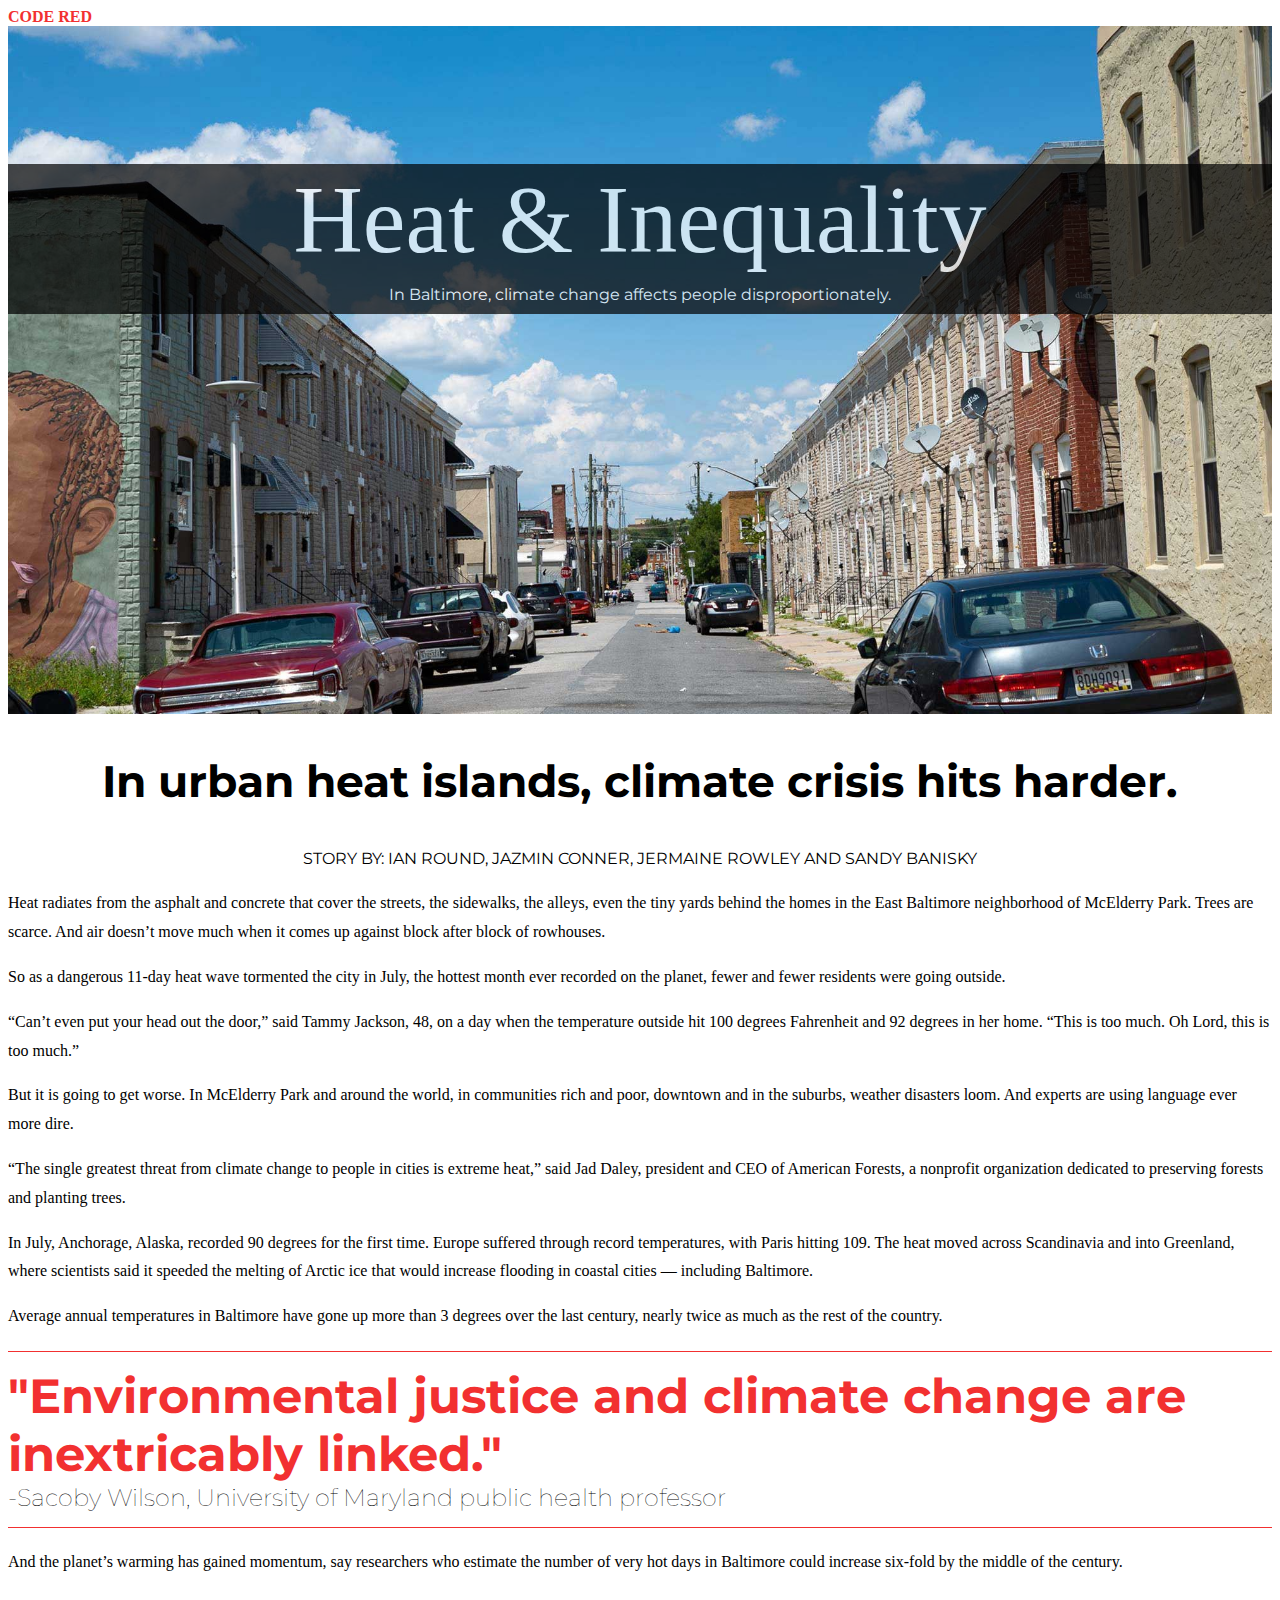
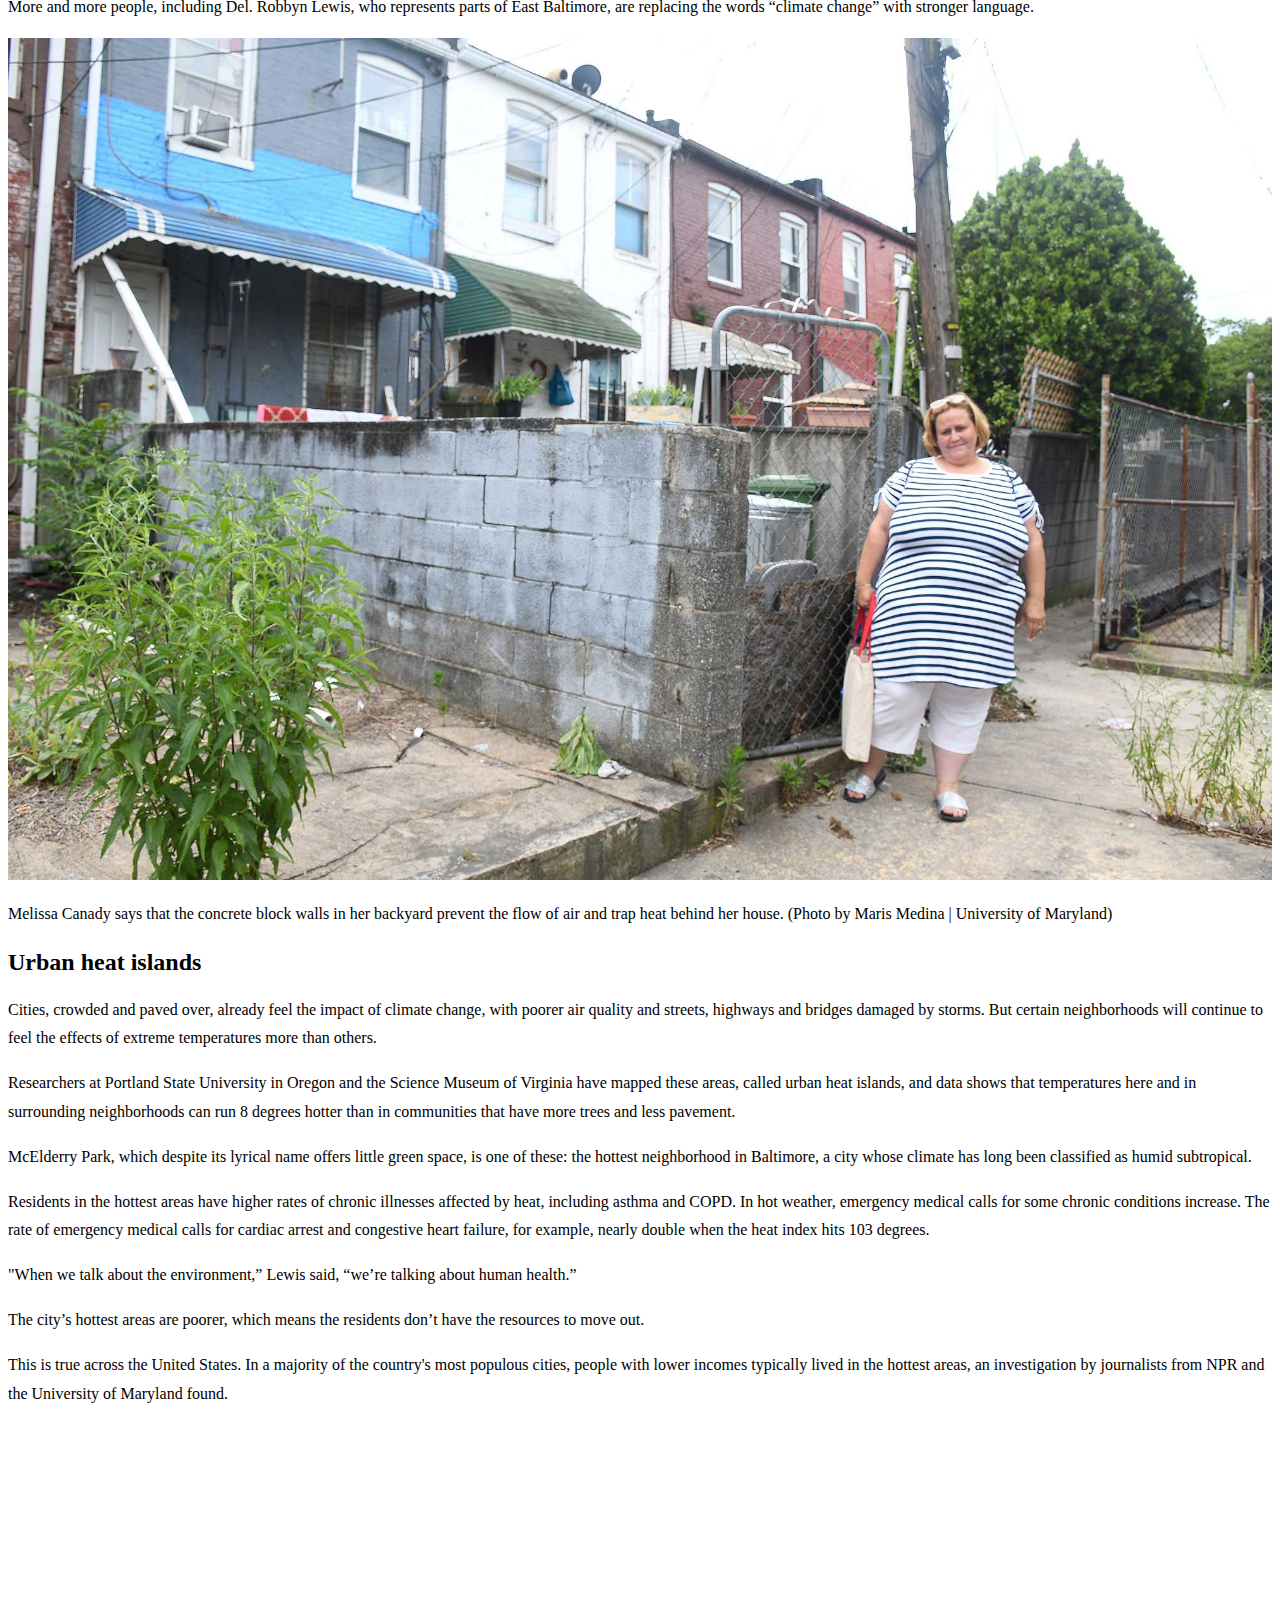
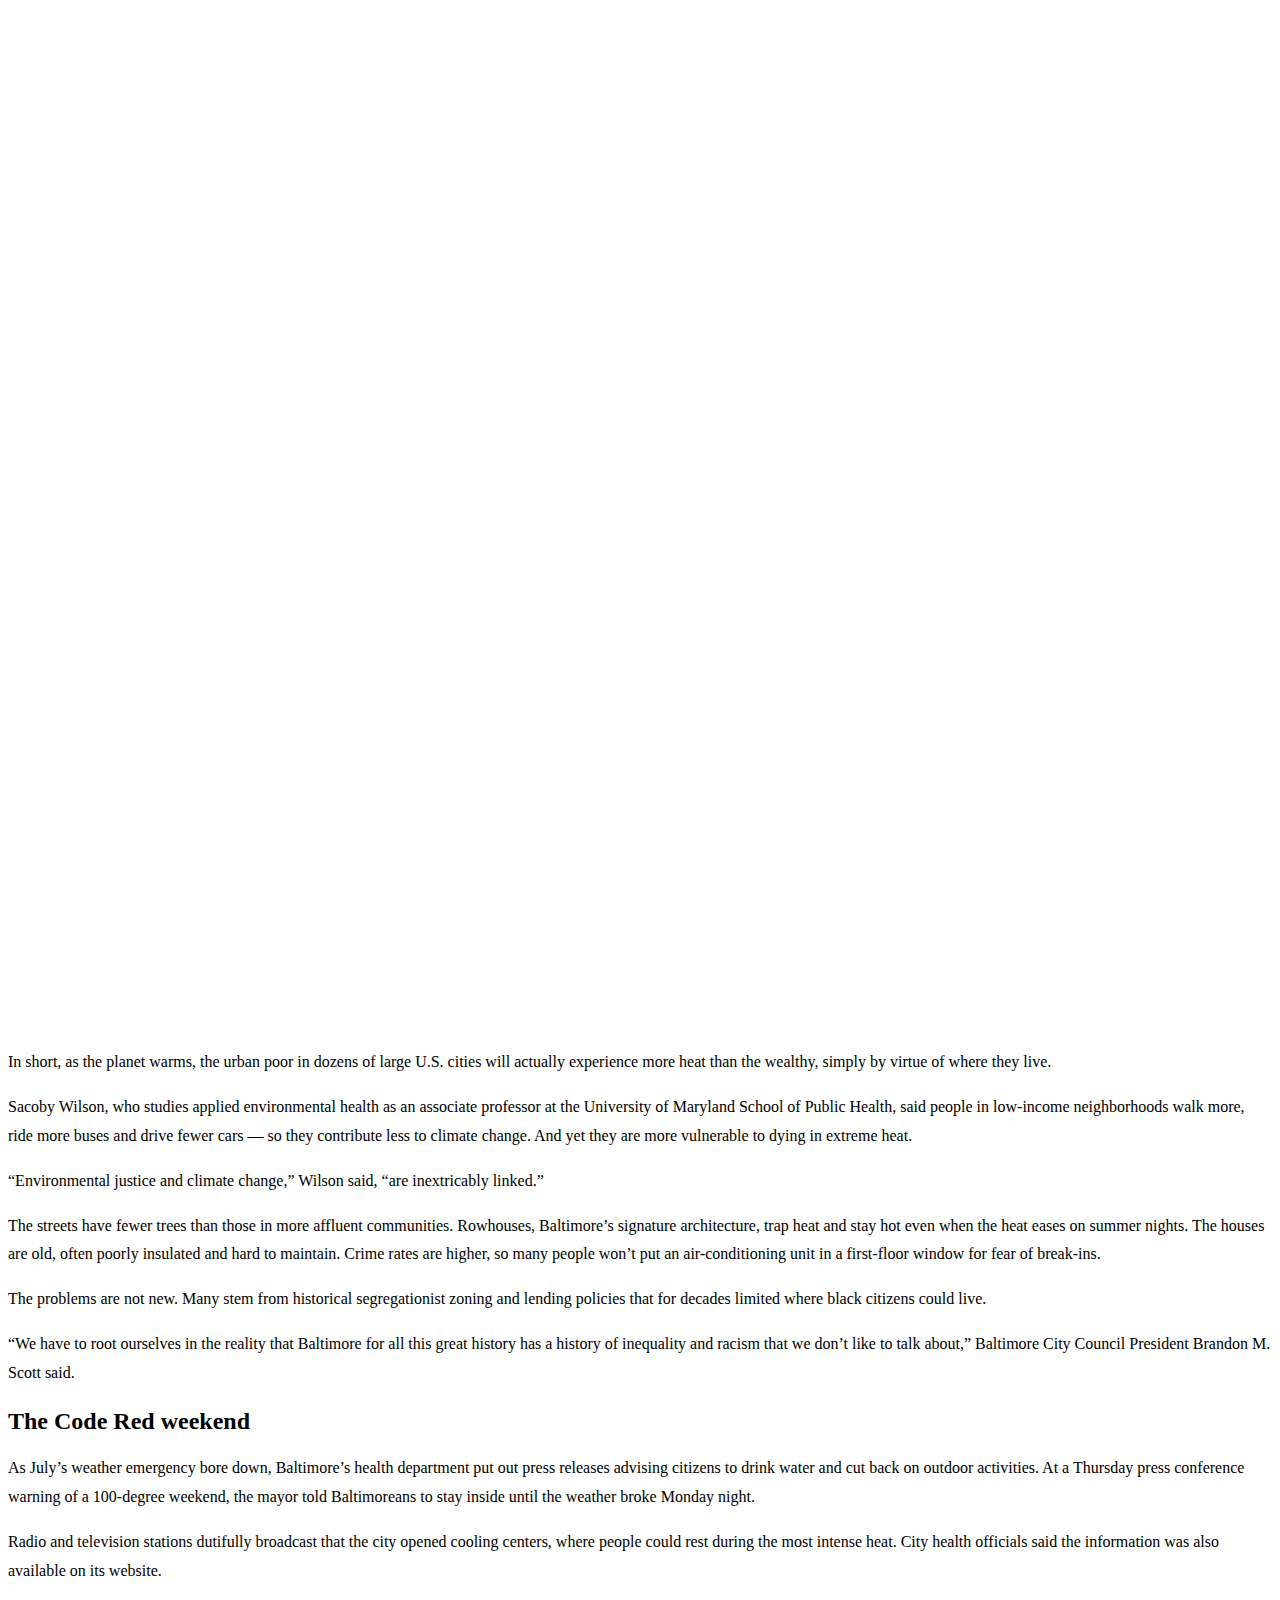
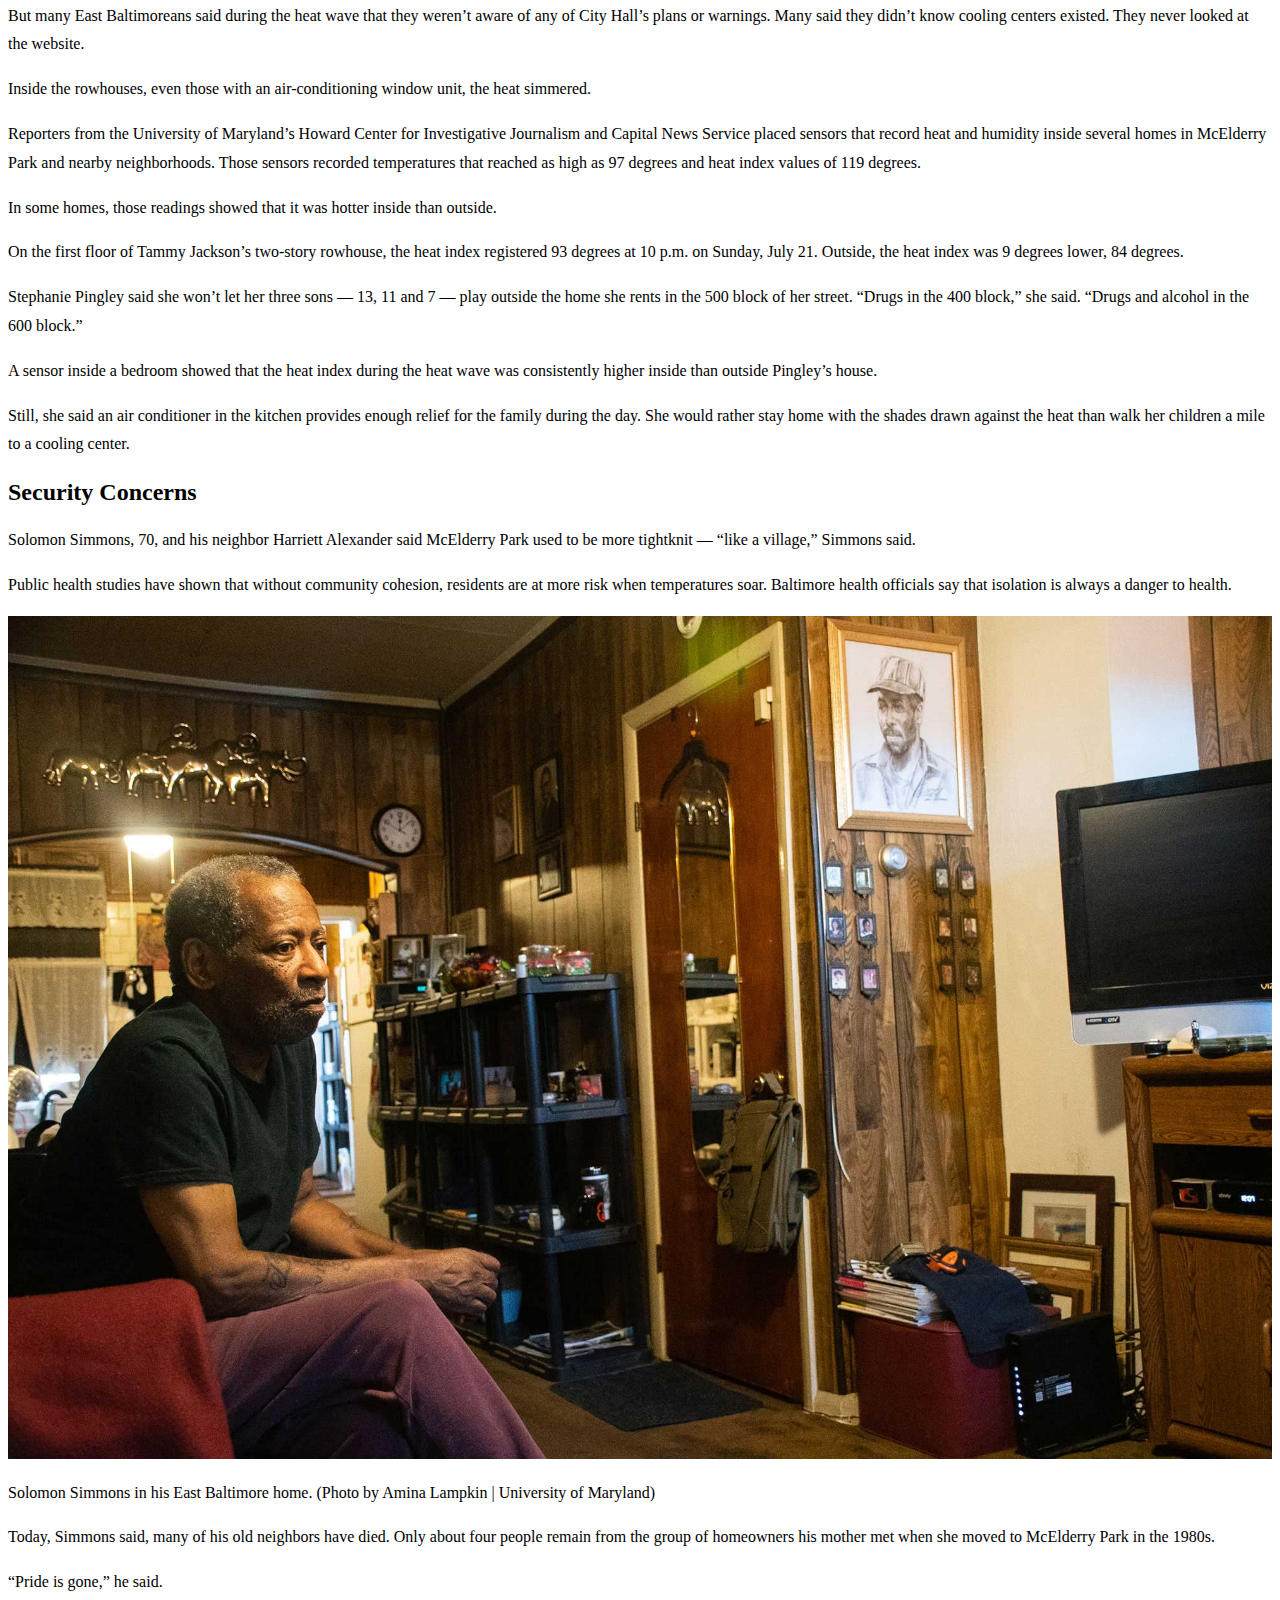
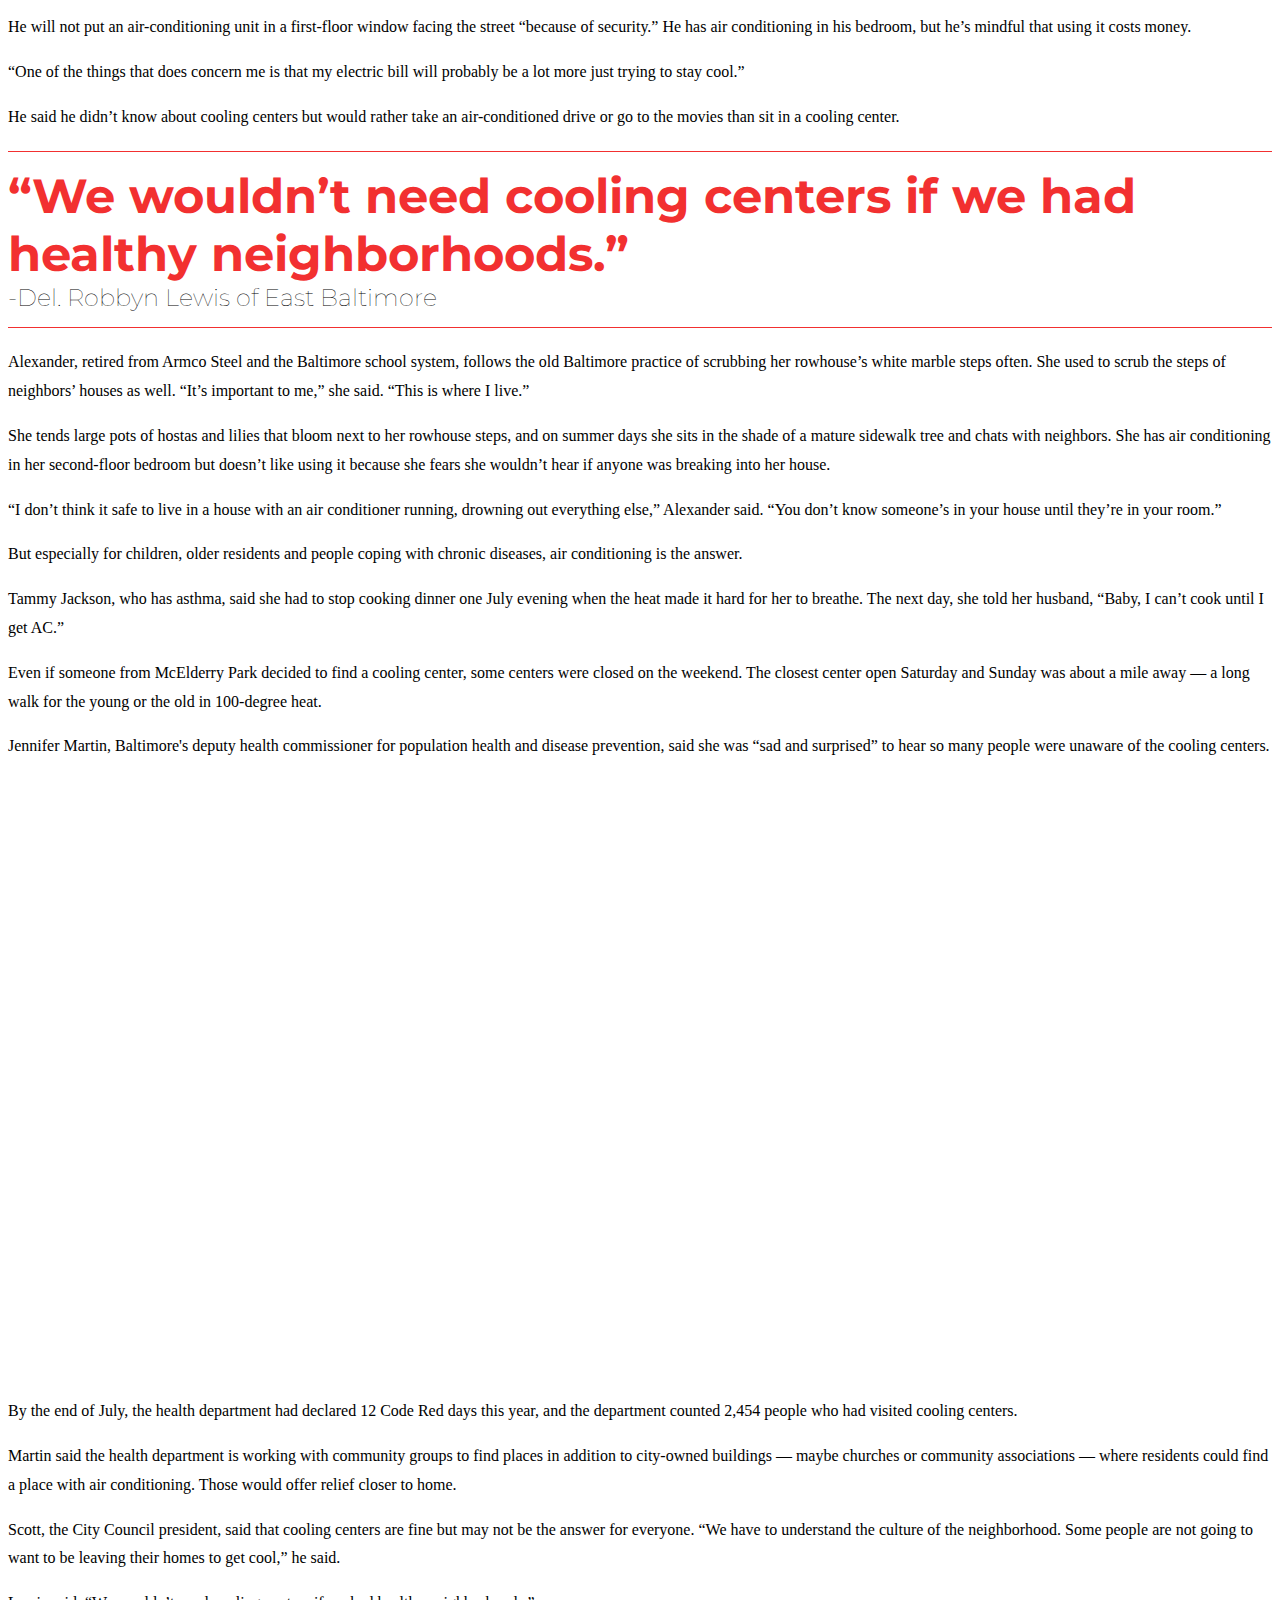
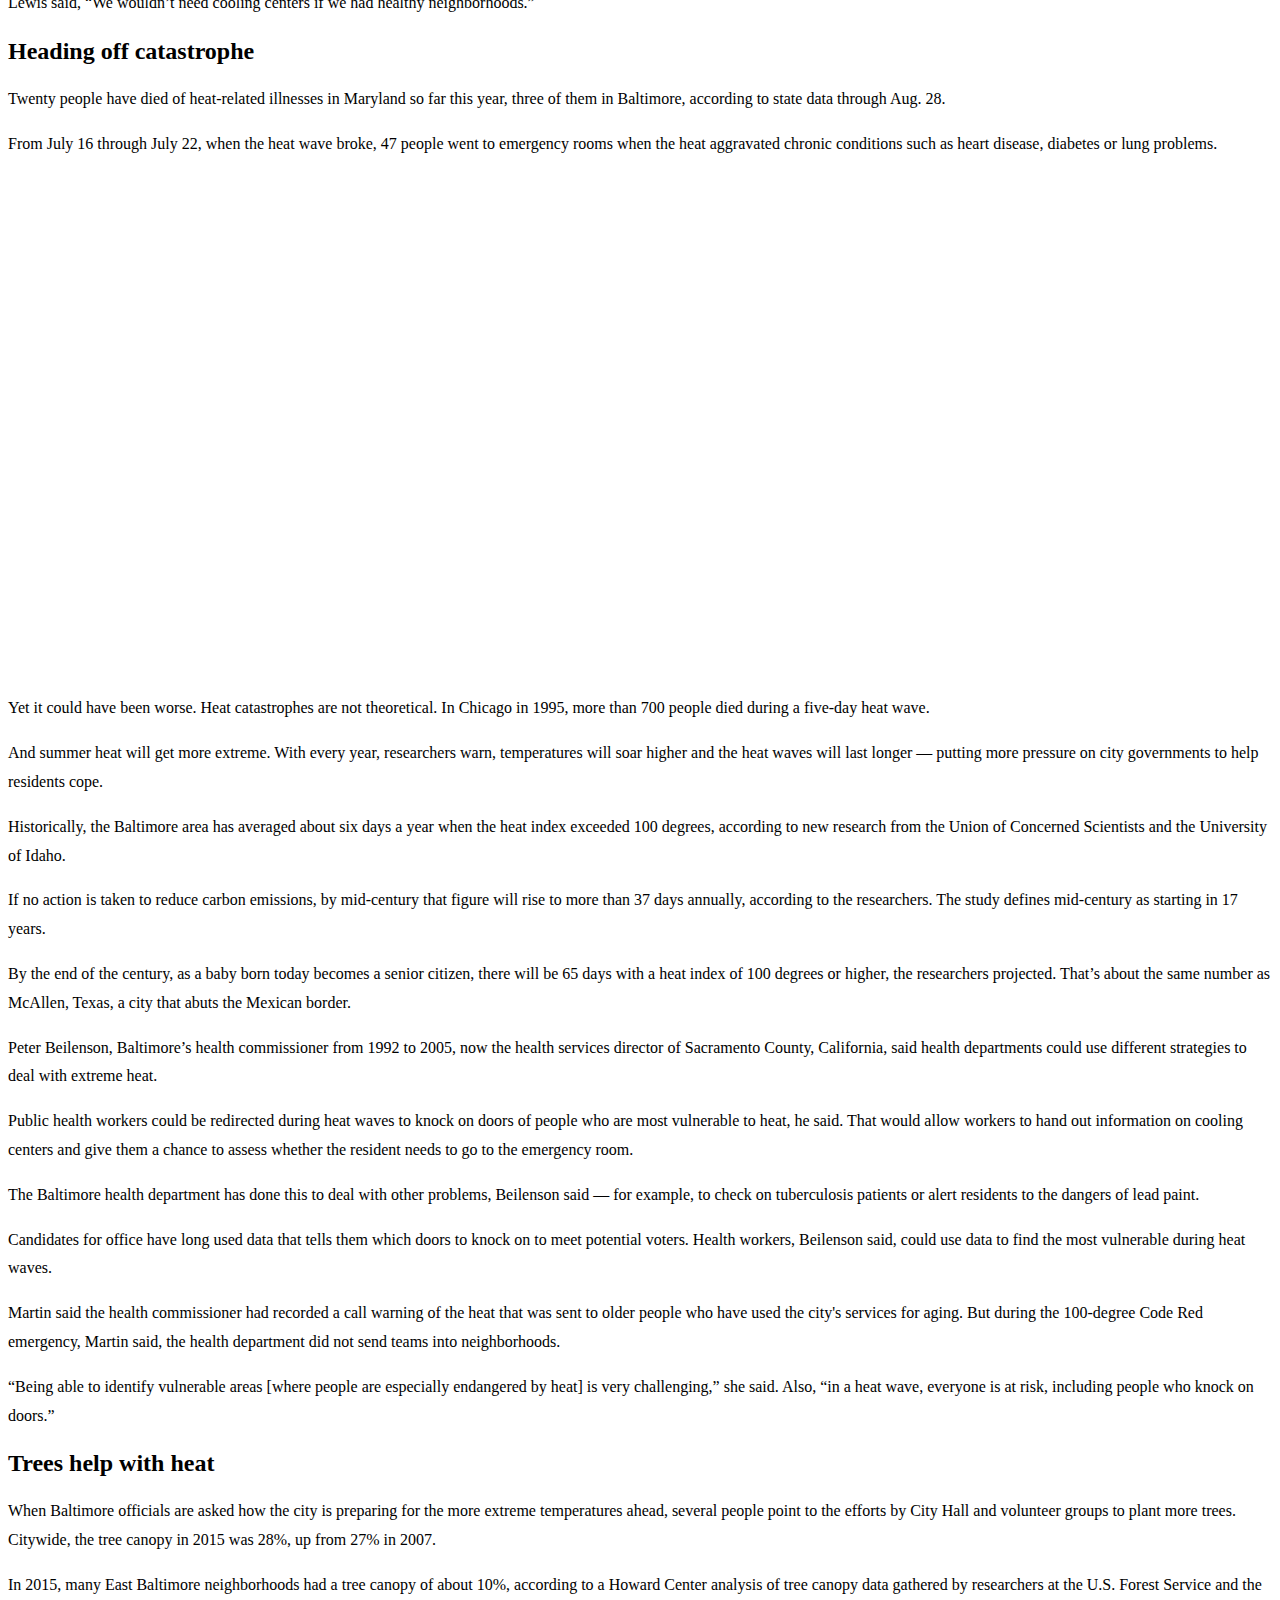
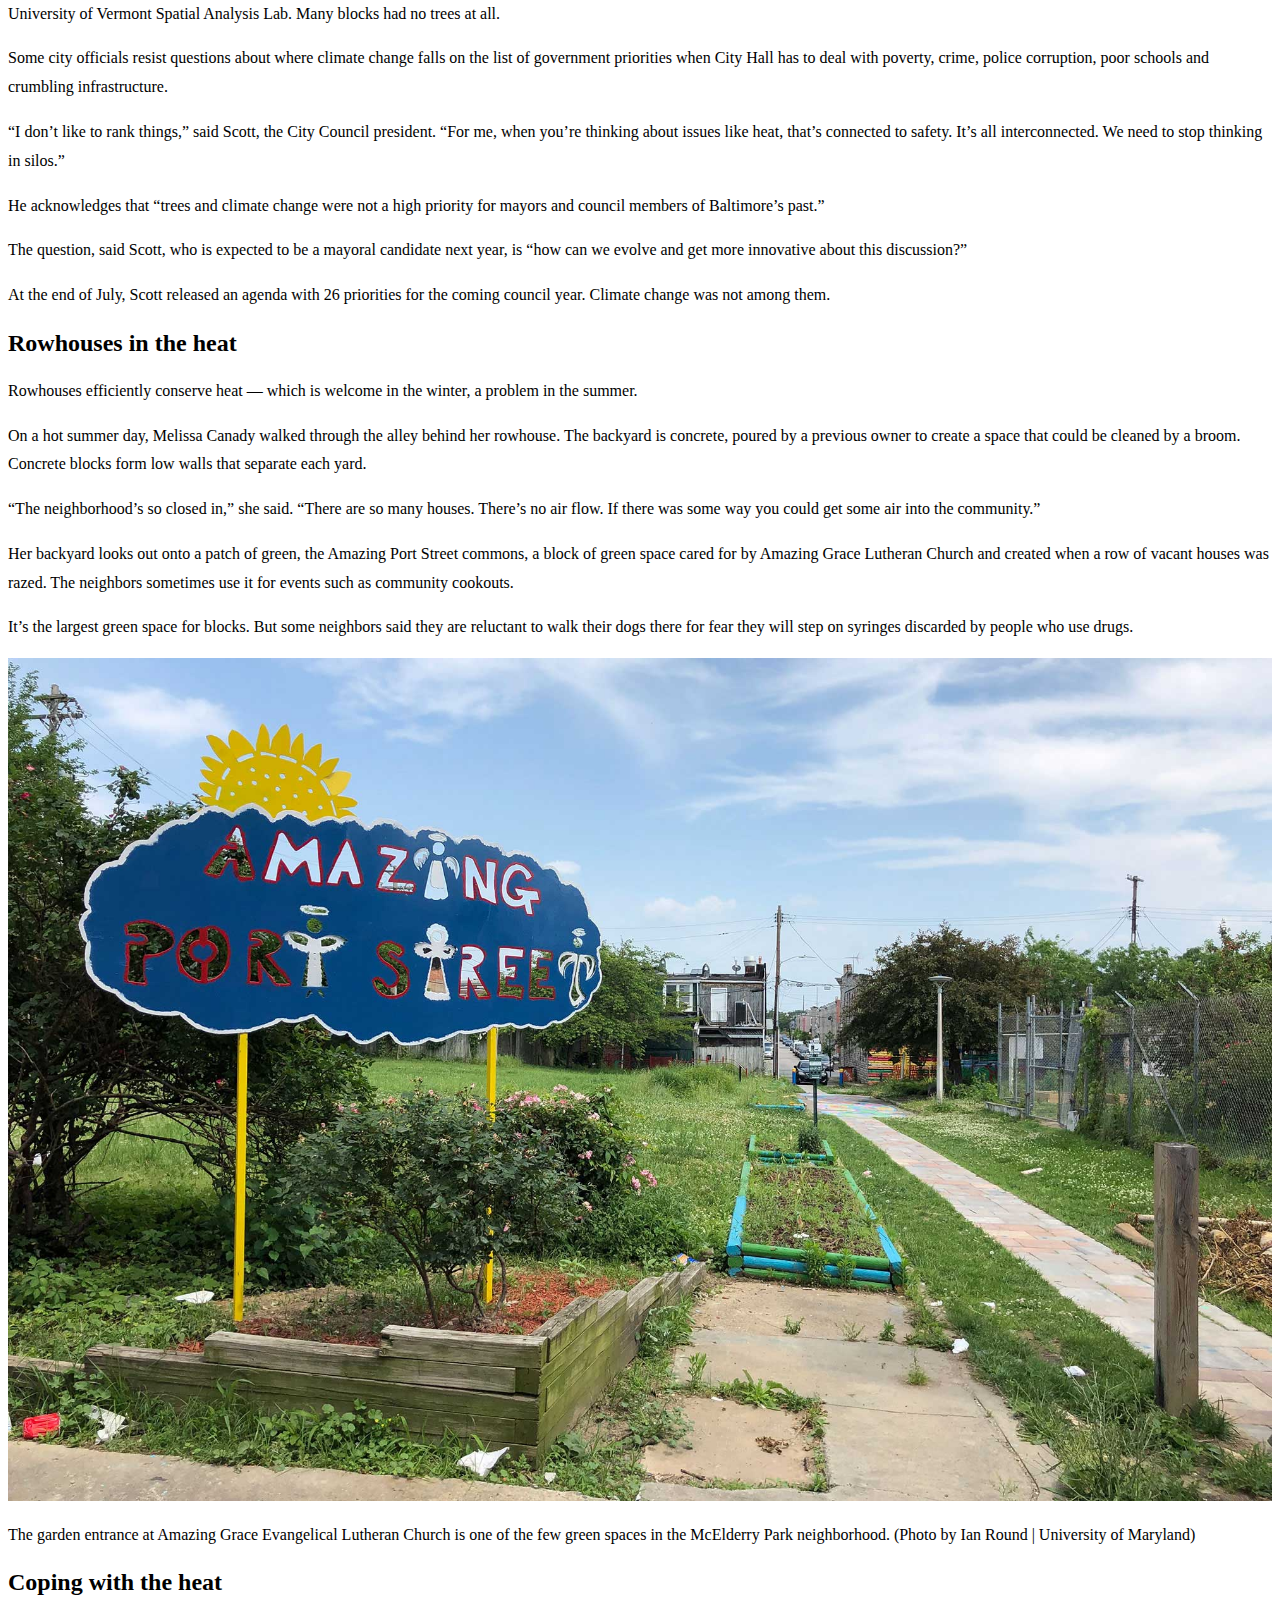
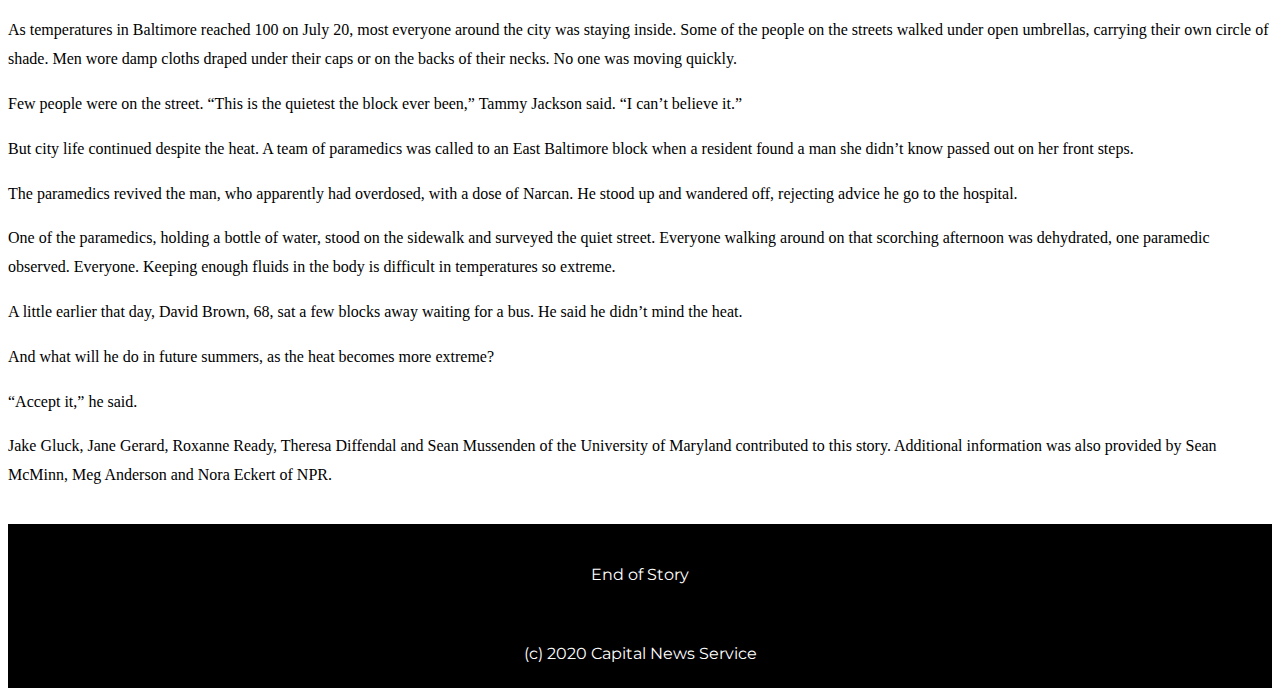
<file: climate-crisis-story/frame.html>
<!DOCTYPE html>
<html lang="en">
<head>
  <title>Jeremy's Bootstrap Template</title>
  <link rel="stylesheet" href="https://cdn.jsdelivr.net/npm/bootstrap@4.5.3/dist/css/bootstrap.min.css" integrity="sha384-TX8t27EcRE3e/ihU7zmQxVncDAy5uIKz4rEkgIXeMed4M0jlfIDPvg6uqKI2xXr2" crossorigin="anonymous">
  <link rel="stylesheet" type="text/css" href="style.css">
  <link href="https://fonts.googleapis.com/css2?family=Montserrat:wght@300;400;500;700;800;900&display=swap" rel="stylesheet">
</head>
<body>

  <!--nav bar code until line 43-->
  <nav class="navbar navbar-expand-lg navbar-dark bg-dark">
    <span class="nav-top"><span class="red">Code Red</span>: Baltimore's Climate Divide</span>

  </nav>
<!--nav bar end-->

<!-- splash/hero area -->
<div class="hero-container">
  <img src="images/sonia-hug-streetview.jpg" class="hero-image" alt="Baltimore streetview">

  <div class="overlay">

    <div class="hero-head">Heat & Inequality</div>

      <div class="hero-sub">In Baltimore, climate change affects people disproportionately.

      </div>

    </div>

  </div>

</div>

<!-- end splash/hero area -->

<!--content-->
<div class="container">
  <h2 id="headline">In urban heat islands, climate crisis hits harder.</h2>
    <p id="byline">STORY BY: IAN ROUND, JAZMIN CONNER, JERMAINE ROWLEY AND SANDY BANISKY</p>
      <p>Heat radiates from the asphalt and concrete that cover the streets, the sidewalks, the alleys, even the tiny yards behind the homes in the East Baltimore neighborhood of McElderry Park. Trees are scarce. And air doesn’t move much when it comes up against block after block of rowhouses.</p>
      <p>So as a dangerous 11-day heat wave tormented the city in July, the hottest month ever recorded on the planet, fewer and fewer residents were going outside.</p>
      <p>“Can’t even put your head out the door,” said Tammy Jackson, 48, on a day when the temperature outside hit 100 degrees Fahrenheit and 92 degrees in her home. “This is too much. Oh Lord, this is too much.”</p>
      <p>But it is going to get worse. In McElderry Park and around the world, in communities rich and poor, downtown and in the suburbs, weather disasters loom. And experts are using language ever more dire.</p>
      <p>“The single greatest threat from climate change to people in cities is extreme heat,” said Jad Daley, president and CEO of American Forests, a nonprofit organization dedicated to preserving forests and planting trees.</p>
      <p>In July, Anchorage, Alaska, recorded 90 degrees for the first time. Europe suffered through record temperatures, with Paris hitting 109. The heat moved across Scandinavia and into Greenland, where scientists said it speeded the melting of Arctic ice that would increase flooding in coastal cities — including Baltimore.</p>
      <p>Average annual temperatures in Baltimore have gone up more than 3 degrees over the last century, nearly twice as much as the rest of the country.</p>
        <div class="quote">
          "Environmental justice and climate change are inextricably linked."
            <div class="quote-attribution">
              -Sacoby Wilson, University of Maryland public health professor
            </div>
          </div>
      <p>And the planet’s warming has gained momentum, say researchers who estimate the number of very hot days in Baltimore could increase six-fold by the middle of the century.</p>
      <p>More and more people, including Del. Robbyn Lewis, who represents parts of East Baltimore, are replacing the words “climate change” with stronger language.</p>
</div>

  <img src="images/melissacandy.jpg" alt="Melissa Candy" class="hero-image">
  <p id="caption">Melissa Canady says that the concrete block walls in her backyard prevent the flow of air and trap heat behind her house. (Photo by Maris Medina | University of Maryland)</p>

<div class="container">
  <h2 id="chapter-headline">Urban heat islands</h2>
    <p>Cities, crowded and paved over, already feel the impact of climate change, with poorer air quality and streets, highways and bridges damaged by storms. But certain neighborhoods will continue to feel the effects of extreme temperatures more than others.</p>
    <p>Researchers at Portland State University in Oregon and the Science Museum of Virginia have mapped these areas, called urban heat islands, and data shows that temperatures here and in surrounding neighborhoods can run 8 degrees hotter than in communities that have more trees and less pavement.</p>
    <p>McElderry Park, which despite its lyrical name offers little green space, is one of these: the hottest neighborhood in Baltimore, a city whose climate has long been classified as humid subtropical.</p>
    <p>Residents in the hottest areas have higher rates of chronic illnesses affected by heat, including asthma and COPD. In hot weather, emergency medical calls for some chronic conditions increase. The rate of emergency medical calls for cardiac arrest and congestive heart failure, for example, nearly double when the heat index hits 103 degrees.</p>
    <p>"When we talk about the environment,” Lewis said, “we’re talking about human health.”</p>
    <p>The city’s hottest areas are poorer, which means the residents don’t have the resources to move out.</p>
    <p>This is true across the United States. In a majority of the country's most populous cities, people with lower incomes typically lived in the hottest areas, an investigation by journalists from NPR and the University of Maryland found.</p>
    <div class="row">
      <div class="col-md-6">
        <iframe title="The relationship between summer temperature and poverty in Baltimore" aria-label="Scatter Plot" id="datawrapper-chart-Es9S6" src="//datawrapper.dwcdn.net/Es9S6/1/" scrolling="no" frameborder="0" style="width: 0; min-width: 100% !important; border: none;" height="600"></iframe><script type="text/javascript">!function(){"use strict";window.addEventListener("message",function(a){if(void 0!==a.data["datawrapper-height"])for(var e in a.data["datawrapper-height"]){var t=document.getElementById("datawrapper-chart-"+e)||document.querySelector("iframe[src*='"+e+"']");t&&(t.style.height=a.data["datawrapper-height"][e]+"px")}})}();</script>
      </div>

      <div class="col-md-6">
        <iframe title="Summer temperature and violence" aria-label="Scatter Plot" id="datawrapper-chart-45M4X" src="//datawrapper.dwcdn.net/45M4X/1/" scrolling="no" frameborder="0" style="width: 0; min-width: 100% !important; border: none;" height="600"></iframe><script type="text/javascript">!function(){"use strict";window.addEventListener("message",function(a){if(void 0!==a.data["datawrapper-height"])for(var e in a.data["datawrapper-height"]){var t=document.getElementById("datawrapper-chart-"+e)||document.querySelector("iframe[src*='"+e+"']");t&&(t.style.height=a.data["datawrapper-height"][e]+"px")}})}();</script>
      </div>

    </div>
    <p>In short, as the planet warms, the urban poor in dozens of large U.S. cities will actually experience more heat than the wealthy, simply by virtue of where they live.</p>
    <p>Sacoby Wilson, who studies applied environmental health as an associate professor at the University of Maryland School of Public Health, said people in low-income neighborhoods walk more, ride more buses and drive fewer cars — so they contribute less to climate change. And yet they are more vulnerable to dying in extreme heat.</p>
    <p>“Environmental justice and climate change,” Wilson said, “are inextricably linked.”</p>
    <p>The streets have fewer trees than those in more affluent communities. Rowhouses, Baltimore’s signature architecture, trap heat and stay hot even when the heat eases on summer nights. The houses are old, often poorly insulated and hard to maintain. Crime rates are higher, so many people won’t put an air-conditioning unit in a first-floor window for fear of break-ins.</p>
    <p>The problems are not new. Many stem from historical segregationist zoning and lending policies that for decades limited where black citizens could live.</p>
    <p>“We have to root ourselves in the reality that Baltimore for all this great history has a history of inequality and racism that we don’t like to talk about,” Baltimore City Council President Brandon M. Scott said.</p>
  <h2 id="chapter-headline">The Code Red weekend</h2>
    <p>As July’s weather emergency bore down, Baltimore’s health department put out press releases advising citizens to drink water and cut back on outdoor activities. At a Thursday press conference warning of a 100-degree weekend, the mayor told Baltimoreans to stay inside until the weather broke Monday night.</p>
    <p>Radio and television stations dutifully broadcast that the city opened cooling centers, where people could rest during the most intense heat. City health officials said the information was also available on its website.</p>
    <p>But many East Baltimoreans said during the heat wave that they weren’t aware of any of City Hall’s plans or warnings. Many said they didn’t know cooling centers existed. They never looked at the website.</p>
    <p>Inside the rowhouses, even those with an air-conditioning window unit, the heat simmered.</p>
    <p>Reporters from the University of Maryland’s Howard Center for Investigative Journalism and Capital News Service placed sensors that record heat and humidity inside several homes in McElderry Park and nearby neighborhoods. Those sensors recorded temperatures that reached as high as 97 degrees and heat index values of 119 degrees.</p>
    <p>In some homes, those readings showed that it was hotter inside than outside.</p>
    <p>On the first floor of Tammy Jackson’s two-story rowhouse, the heat index registered 93 degrees at 10 p.m. on Sunday, July 21. Outside, the heat index was 9 degrees lower, 84 degrees.</p>
    <p>Stephanie Pingley said she won’t let her three sons — 13, 11 and 7 — play outside the home she rents in the 500 block of her street. “Drugs in the 400 block,” she said. “Drugs and alcohol in the 600 block.”</p>
    <p>A sensor inside a bedroom showed that the heat index during the heat wave was consistently higher inside than outside Pingley’s house.</p>
    <p>Still, she said an air conditioner in the kitchen provides enough relief for the family during the day. She would rather stay home with the shades drawn against the heat than walk her children a mile to a cooling center.</p>
  <h2 id="chapter-headline">Security Concerns</h2>
    <p>Solomon Simmons, 70, and his neighbor Harriett Alexander said McElderry Park used to be more tightknit — “like a village,” Simmons said.</p>
    <p>Public health studies have shown that without community cohesion, residents are at more risk when temperatures soar. Baltimore health officials say that isolation is always a danger to health.</p>
</div>
  <img src="images/solomon-simmons.jpg" alt="Solomon Simmons" class="hero-image">
  <p id="caption">Solomon Simmons in his East Baltimore home. (Photo by Amina Lampkin | University of Maryland)</p>

<div class="container">
  <p>Today, Simmons said, many of his old neighbors have died. Only about four people remain from the group of homeowners his mother met when she moved to McElderry Park in the 1980s.</p>
  <p>“Pride is gone,” he said.</p>
  <p>He will not put an air-conditioning unit in a first-floor window facing the street “because of security.” He has air conditioning in his bedroom, but he’s mindful that using it costs money.</p>
  <p>“One of the things that does concern me is that my electric bill will probably be a lot more just trying to stay cool.”</p>
  <p>He said he didn’t know about cooling centers but would rather take an air-conditioned drive or go to the movies than sit in a cooling center.</p>
    <div class="quote">
      “We wouldn’t need cooling centers if we had healthy neighborhoods.”
      <div class="quote-attribution">
        -Del. Robbyn Lewis of East Baltimore
      </div>
    </div>
  <p>Alexander, retired from Armco Steel and the Baltimore school system, follows the old Baltimore practice of scrubbing her rowhouse’s white marble steps often. She used to scrub the steps of neighbors’ houses as well. “It’s important to me,” she said. “This is where I live.”</p>
  <p>She tends large pots of hostas and lilies that bloom next to her rowhouse steps, and on summer days she sits in the shade of a mature sidewalk tree and chats with neighbors. She has air conditioning in her second-floor bedroom but doesn’t like using it because she fears she wouldn’t hear if anyone was breaking into her house.</p>
  <p>“I don’t think it safe to live in a house with an air conditioner running, drowning out everything else,” Alexander said. “You don’t know someone’s in your house until they’re in your room.”</p>
  <p>But especially for children, older residents and people coping with chronic diseases, air conditioning is the answer.</p>
  <p>Tammy Jackson, who has asthma, said she had to stop cooking dinner one July evening when the heat made it hard for her to breathe. The next day, she told her husband, “Baby, I can’t cook until I get AC.”</p>
  <p>Even if someone from McElderry Park decided to find a cooling center, some centers were closed on the weekend. The closest center open Saturday and Sunday was about a mile away — a long walk for the young or the old in 100-degree heat.</p>
  <p>Jennifer Martin, Baltimore's deputy health commissioner for population health and disease prevention, said she was “sad and surprised” to hear so many people were unaware of the cooling centers.</p>
  <iframe title=" Indoor and outdoor heat index during Baltimore heat wave, July 16-22, 2019" aria-label="Interactive line chart" id="datawrapper-chart-ruosQ" src="//datawrapper.dwcdn.net/ruosQ/1/" scrolling="no" frameborder="0" style="width: 0; min-width: 100% !important; border: none;" height="600"></iframe><script type="text/javascript">!function(){"use strict";window.addEventListener("message",function(a){if(void 0!==a.data["datawrapper-height"])for(var e in a.data["datawrapper-height"]){var t=document.getElementById("datawrapper-chart-"+e)||document.querySelector("iframe[src*='"+e+"']");t&&(t.style.height=a.data["datawrapper-height"][e]+"px")}})}();</script>
  <p>By the end of July, the health department had declared 12 Code Red days this year, and the department counted 2,454 people who had visited cooling centers.</p>
  <p>Martin said the health department is working with community groups to find places in addition to city-owned buildings — maybe churches or community associations — where residents could find a place with air conditioning. Those would offer relief closer to home.</p>
  <p>Scott, the City Council president, said that cooling centers are fine but may not be the answer for everyone. “We have to understand the culture of the neighborhood. Some people are not going to want to be leaving their homes to get cool,” he said.</p>
  <p>Lewis said, “We wouldn’t need cooling centers if we had healthy neighborhoods.”</p>
<h2 id="chapter-headline">Heading off catastrophe</h2>
  <p>Twenty people have died of heat-related illnesses in Maryland so far this year, three of them in Baltimore, according to state data through Aug. 28.</p>
  <p>From July 16 through July 22, when the heat wave broke, 47 people went to emergency rooms when the heat aggravated chronic conditions such as heart disease, diabetes or lung problems.</p>
  <iframe title=" Baltimore has more than its share of heat-related deaths in Maryland" aria-label="Grouped Column Chart" id="datawrapper-chart-JL5jA" src="//datawrapper.dwcdn.net/JL5jA/2/" scrolling="no" frameborder="0" style="width: 0; min-width: 100% !important; border: none;" height="500"></iframe><script type="text/javascript">!function(){"use strict";window.addEventListener("message",function(a){if(void 0!==a.data["datawrapper-height"])for(var e in a.data["datawrapper-height"]){var t=document.getElementById("datawrapper-chart-"+e)||document.querySelector("iframe[src*='"+e+"']");t&&(t.style.height=a.data["datawrapper-height"][e]+"px")}})}();</script>
  <p>Yet it could have been worse. Heat catastrophes are not theoretical. In Chicago in 1995, more than 700 people died during a five-day heat wave.</p>
  <p>And summer heat will get more extreme. With every year, researchers warn, temperatures will soar higher and the heat waves will last longer — putting more pressure on city governments to help residents cope.</p>
  <p>Historically, the Baltimore area has averaged about six days a year when the heat index exceeded 100 degrees, according to new research from the Union of Concerned Scientists and the University of Idaho.</p>
  <p>If no action is taken to reduce carbon emissions, by mid-century that figure will rise to more than 37 days annually, according to the researchers. The study defines mid-century as starting in 17 years.</p>
  <p>By the end of the century, as a baby born today becomes a senior citizen, there will be 65 days with a heat index of 100 degrees or higher, the researchers projected. That’s about the same number as McAllen, Texas, a city that abuts the Mexican border.</p>
  <p>Peter Beilenson, Baltimore’s health commissioner from 1992 to 2005, now the health services director of Sacramento County, California, said health departments could use different strategies to deal with extreme heat.</p>
  <p>Public health workers could be redirected during heat waves to knock on doors of people who are most vulnerable to heat, he said. That would allow workers to hand out information on cooling centers and give them a chance to assess whether the resident needs to go to the emergency room.</p>
  <p>The Baltimore health department has done this to deal with other problems, Beilenson said — for example, to check on tuberculosis patients or alert residents to the dangers of lead paint.</p>
  <p>Candidates for office have long used data that tells them which doors to knock on to meet potential voters. Health workers, Beilenson said, could use data to find the most vulnerable during heat waves.</p>
  <p>Martin said the health commissioner had recorded a call warning of the heat that was sent to older people who have used the city's services for aging. But during the 100-degree Code Red emergency, Martin said, the health department did not send teams into neighborhoods.</p>
  <p>“Being able to identify vulnerable areas [where people are especially endangered by heat] is very challenging,” she said. Also, “in a heat wave, everyone is at risk, including people who knock on doors.”</p>
<h2 id="chapter-headline">Trees help with heat</h2>
  <p>When Baltimore officials are asked how the city is preparing for the more extreme temperatures ahead, several people point to the efforts by City Hall and volunteer groups to plant more trees. Citywide, the tree canopy in 2015 was 28%, up from 27% in 2007.</p>
  <p>In 2015, many East Baltimore neighborhoods had a tree canopy of about 10%, according to a Howard Center analysis of tree canopy data gathered by researchers at the U.S. Forest Service and the University of Vermont Spatial Analysis Lab. Many blocks had no trees at all.</p>
  <p>Some city officials resist questions about where climate change falls on the list of government priorities when City Hall has to deal with poverty, crime, police corruption, poor schools and crumbling infrastructure.</p>
  <p>“I don’t like to rank things,” said Scott, the City Council president. “For me, when you’re thinking about issues like heat, that’s connected to safety. It’s all interconnected. We need to stop thinking in silos.”</p>
  <p>He acknowledges that “trees and climate change were not a high priority for mayors and council members of Baltimore’s past.”</p>
  <p>The question, said Scott, who is expected to be a mayoral candidate next year, is “how can we evolve and get more innovative about this discussion?”</p>
  <p>At the end of July, Scott released an agenda with 26 priorities for the coming council year. Climate change was not among them.</p>
<h2 id="chapter-headline">Rowhouses in the heat</h2>
  <p>Rowhouses efficiently conserve heat — which is welcome in the winter, a problem in the summer.</p>
  <p>On a hot summer day, Melissa Canady walked through the alley behind her rowhouse. The backyard is concrete, poured by a previous owner to create a space that could be cleaned by a broom. Concrete blocks form low walls that separate each yard.</p>
  <p>“The neighborhood’s so closed in,” she said. “There are so many houses. There’s no air flow. If there was some way you could get some air into the community.”</p>
  <p>Her backyard looks out onto a patch of green, the Amazing Port Street commons, a block of green space cared for by Amazing Grace Lutheran Church and created when a row of vacant houses was razed. The neighbors sometimes use it for events such as community cookouts.</p>
  <p>It’s the largest green space for blocks. But some neighbors said they are reluctant to walk their dogs there for fear they will step on syringes discarded by people who use drugs.</p>
</div>

  <img src="images/amazing-grace-garden.jpg" alt="Amazing Grace Garden" class="hero-image">
  <p id="caption">The garden entrance at Amazing Grace Evangelical Lutheran Church is one of the few green spaces in the McElderry Park neighborhood. (Photo by Ian Round | University of Maryland)</p>

<div class="container">
<h2 id="chapter-headline">Coping with the heat</h2>
  <p>As temperatures in Baltimore reached 100 on July 20, most everyone around the city was staying inside. Some of the people on the streets walked under open umbrellas, carrying their own circle of shade. Men wore damp cloths draped under their caps or on the backs of their necks. No one was moving quickly.</p>
  <p>Few people were on the street. “This is the quietest the block ever been,” Tammy Jackson said. “I can’t believe it.”</p>
  <p>But city life continued despite the heat. A team of paramedics was called to an East Baltimore block when a resident found a man she didn’t know passed out on her front steps.</p>
  <p>The paramedics revived the man, who apparently had overdosed, with a dose of Narcan. He stood up and wandered off, rejecting advice he go to the hospital.</p>
  <p>One of the paramedics, holding a bottle of water, stood on the sidewalk and surveyed the quiet street. Everyone walking around on that scorching afternoon was dehydrated, one paramedic observed. Everyone. Keeping enough fluids in the body is difficult in temperatures so extreme.</p>
  <p>A little earlier that day, David Brown, 68, sat a few blocks away waiting for a bus. He said he didn’t mind the heat.</p>
  <p>And what will he do in future summers, as the heat becomes more extreme?</p>
  <p>“Accept it,” he said.</p>
  <p id="caption">Jake Gluck, Jane Gerard, Roxanne Ready, Theresa Diffendal and Sean Mussenden of the University of Maryland contributed to this story. Additional information was also provided by Sean McMinn, Meg Anderson and Nora Eckert of NPR.</p>
  <br>
  <div class="footer">
    <br>
    <p class="footer-text">End of Story</p>
    <br>
    <p class="footer-text">(c) 2020 Capital News Service</p>
  </div>




</div>

<!--JQuery-->
<script src="https://code.jquery.com/jquery-3.5.1.slim.min.js" integrity="sha384-DfXdz2htPH0lsSSs5nCTpuj/zy4C+OGpamoFVy38MVBnE+IbbVYUew+OrCXaRkfj" crossorigin="anonymous"></script>
<script src="https://cdn.jsdelivr.net/npm/popper.js@1.16.1/dist/umd/popper.min.js" integrity="sha384-9/reFTGAW83EW2RDu2S0VKaIzap3H66lZH81PoYlFhbGU+6BZp6G7niu735Sk7lN" crossorigin="anonymous"></script>
<script src="https://cdn.jsdelivr.net/npm/bootstrap@4.5.3/dist/js/bootstrap.min.js" integrity="sha384-w1Q4orYjBQndcko6MimVbzY0tgp4pWB4lZ7lr30WKz0vr/aWKhXdBNmNb5D92v7s" crossorigin="anonymous"></script>
</body>

</html>
</file>
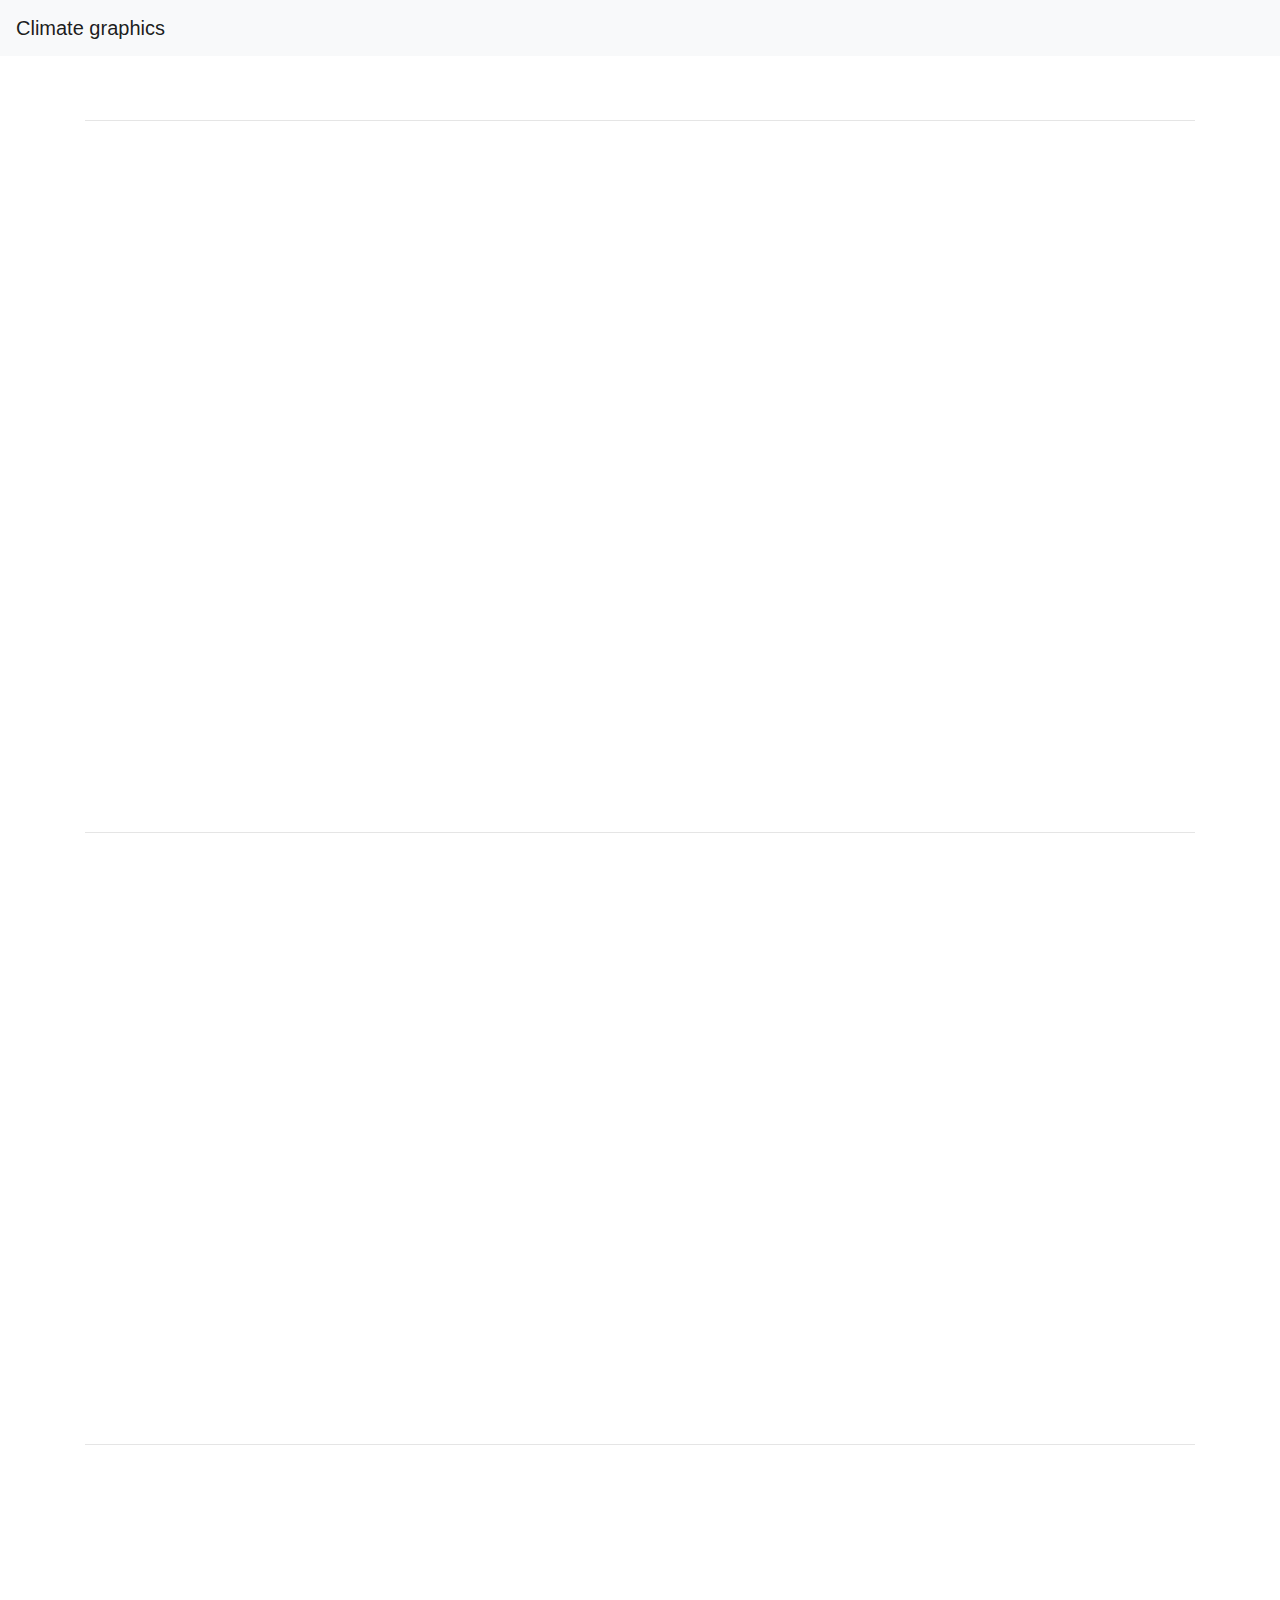
<file: data-viz-workshop/climate-graphics.html>
<!doctype html>

<html lang="en">
<head>
  <meta charset="utf-8">
  <meta name="viewport" content="width=device-width, initial-scale=1, shrink-to-fit=no">

  <title>Climate graphics</title>
  <meta name="description" content="Merrill College of Journalism, UMD">
  <meta name="author" content="Adam Marton">

  <!-- Bootstrap CSS -->
  <link rel="stylesheet" href="https://stackpath.bootstrapcdn.com/bootstrap/4.3.1/css/bootstrap.min.css" integrity="sha384-ggOyR0iXCbMQv3Xipma34MD+dH/1fQ784/j6cY/iJTQUOhcWr7x9JvoRxT2MZw1T" crossorigin="anonymous">



</head>
<body>

  <!-- NavBar -->
  <nav class="navbar navbar-expand-lg navbar-light bg-light">
    <a class="navbar-brand" href="#">Climate graphics</a>
  </nav>
  <!-- End NavBar -->

<div class="container">

  <br><br><hr><br><br>
  <iframe title=" Indoor and outdoor heat index during Baltimore heat wave, July 16-22, 2019" aria-label="Interactive line chart" id="datawrapper-chart-ruosQ" src="//datawrapper.dwcdn.net/ruosQ/1/" scrolling="no" frameborder="0" style="width: 0; min-width: 100% !important; border: none;" height="600"></iframe><script type="text/javascript">!function(){"use strict";window.addEventListener("message",function(a){if(void 0!==a.data["datawrapper-height"])for(var e in a.data["datawrapper-height"]){var t=document.getElementById("datawrapper-chart-"+e)||document.querySelector("iframe[src*='"+e+"']");t&&(t.style.height=a.data["datawrapper-height"][e]+"px")}})}();</script>

  <br><br><hr><br><br>
  <iframe title=" Baltimore has more than its share of heat-related deaths in Maryland" aria-label="Grouped Column Chart" id="datawrapper-chart-JL5jA" src="//datawrapper.dwcdn.net/JL5jA/2/" scrolling="no" frameborder="0" style="width: 0; min-width: 100% !important; border: none;" height="500"></iframe><script type="text/javascript">!function(){"use strict";window.addEventListener("message",function(a){if(void 0!==a.data["datawrapper-height"])for(var e in a.data["datawrapper-height"]){var t=document.getElementById("datawrapper-chart-"+e)||document.querySelector("iframe[src*='"+e+"']");t&&(t.style.height=a.data["datawrapper-height"][e]+"px")}})}();</script>

  <br><br><hr><br><br>

<div class="row">
  <div class="col-md-6">
    <iframe title="The relationship between summer temperature and poverty in Baltimore" aria-label="Scatter Plot" id="datawrapper-chart-Es9S6" src="//datawrapper.dwcdn.net/Es9S6/1/" scrolling="no" frameborder="0" style="width: 0; min-width: 100% !important; border: none;" height="600"></iframe><script type="text/javascript">!function(){"use strict";window.addEventListener("message",function(a){if(void 0!==a.data["datawrapper-height"])for(var e in a.data["datawrapper-height"]){var t=document.getElementById("datawrapper-chart-"+e)||document.querySelector("iframe[src*='"+e+"']");t&&(t.style.height=a.data["datawrapper-height"][e]+"px")}})}();</script>
  </div>

  <div class="col-md-6">
    <iframe title="Summer temperature and violence" aria-label="Scatter Plot" id="datawrapper-chart-45M4X" src="//datawrapper.dwcdn.net/45M4X/1/" scrolling="no" frameborder="0" style="width: 0; min-width: 100% !important; border: none;" height="600"></iframe><script type="text/javascript">!function(){"use strict";window.addEventListener("message",function(a){if(void 0!==a.data["datawrapper-height"])for(var e in a.data["datawrapper-height"]){var t=document.getElementById("datawrapper-chart-"+e)||document.querySelector("iframe[src*='"+e+"']");t&&(t.style.height=a.data["datawrapper-height"][e]+"px")}})}();</script>
  </div>

</div>


  <br><br><hr><br><br>
  <iframe title="Projected number of extreme heat events in Maryland in 2040" aria-label="USA maryland counties choropleth map" id="datawrapper-chart-aZV7f" src="//datawrapper.dwcdn.net/aZV7f/1/" scrolling="no" frameborder="0" style="width: 0; min-width: 100% !important; border: none;" height="600"></iframe><script type="text/javascript">!function(){"use strict";window.addEventListener("message",function(a){if(void 0!==a.data["datawrapper-height"])for(var e in a.data["datawrapper-height"]){var t=document.getElementById("datawrapper-chart-"+e)||document.querySelector("iframe[src*='"+e+"']");t&&(t.style.height=a.data["datawrapper-height"][e]+"px")}})}();</script>

  <br><br><hr><br><br>
  <iframe title="Baltimore cooling centers" aria-label="Locator maps" id="datawrapper-chart-g17ar" src="//datawrapper.dwcdn.net/g17ar/1/" scrolling="no" frameborder="0" style="width: 0; min-width: 100% !important; border: none;" height="526"></iframe><script type="text/javascript">!function(){"use strict";window.addEventListener("message",function(a){if(void 0!==a.data["datawrapper-height"])for(var e in a.data["datawrapper-height"]){var t=document.getElementById("datawrapper-chart-"+e)||document.querySelector("iframe[src*='"+e+"']");t&&(t.style.height=a.data["datawrapper-height"][e]+"px")}})}();</script>

  <br><br><hr><br><br>
  <iframe src='https://cdn.knightlab.com/libs/timeline3/latest/embed/index.html?source=100Js25O6M0Grh3QSLpefyct9RUeCffh8XN40dzy5ux0&font=Default&lang=en&initial_zoom=2&height=650' width='100%' height='650' webkitallowfullscreen mozallowfullscreen allowfullscreen frameborder='0'></iframe>

  <br><br><hr><br><br>
  <iframe src="https://uploads.knightlab.com/storymapjs/126acb1e23b8e79dcdca344f8034e818/climate-crisis-storymap-master/index.html" frameborder="0" width="100%" height="800"></iframe>


</div>


  <!-- jQuery first, then Popper.js, then Bootstrap JS -->
  <script src="https://code.jquery.com/jquery-3.3.1.slim.min.js" integrity="sha384-q8i/X+965DzO0rT7abK41JStQIAqVgRVzpbzo5smXKp4YfRvH+8abtTE1Pi6jizo" crossorigin="anonymous"></script>
  <script src="https://cdnjs.cloudflare.com/ajax/libs/popper.js/1.14.7/umd/popper.min.js" integrity="sha384-UO2eT0CpHqdSJQ6hJty5KVphtPhzWj9WO1clHTMGa3JDZwrnQq4sF86dIHNDz0W1" crossorigin="anonymous"></script>
  <script src="https://stackpath.bootstrapcdn.com/bootstrap/4.3.1/js/bootstrap.min.js" integrity="sha384-JjSmVgyd0p3pXB1rRibZUAYoIIy6OrQ6VrjIEaFf/nJGzIxFDsf4x0xIM+B07jRM" crossorigin="anonymous"></script>

</body>
</html>
</file>
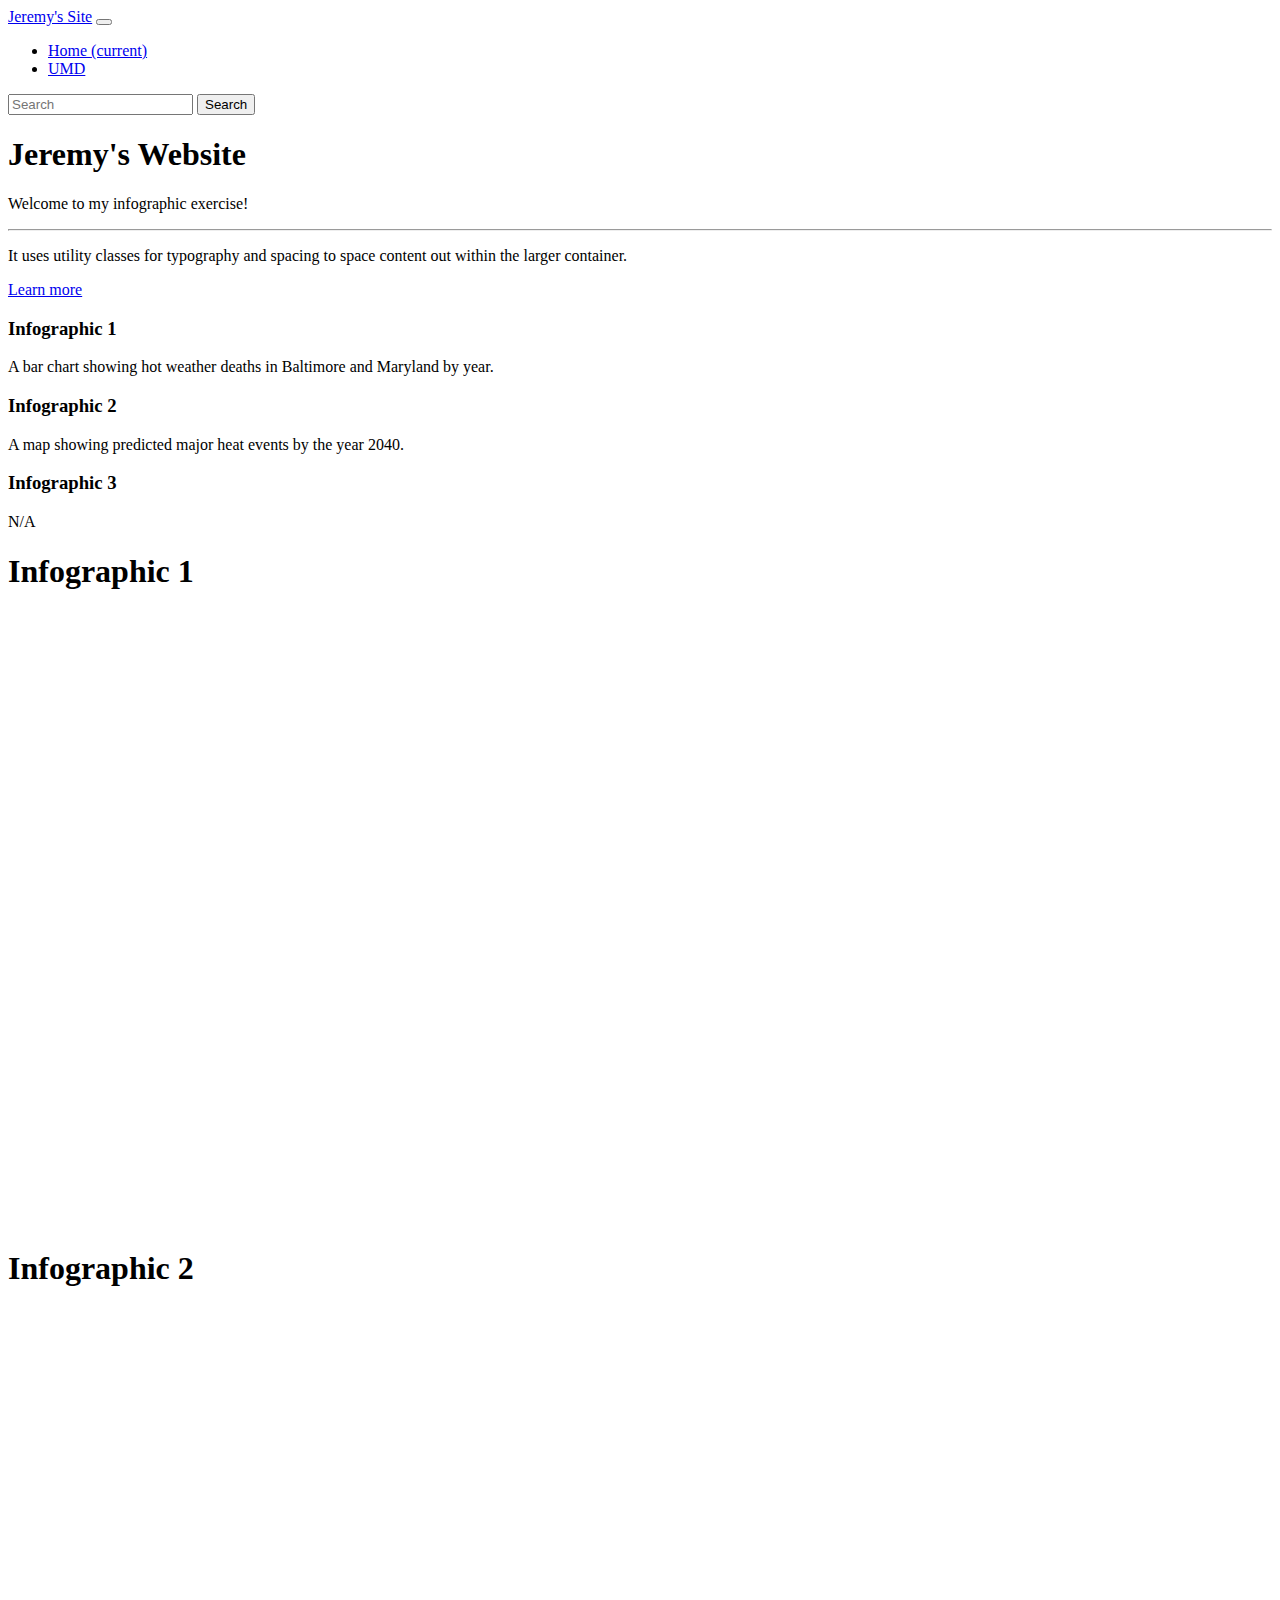
<file: data-viz/inclass-graphics.html>
<!DOCTYPE html>
<html lang="en">
<head>
  <title>Jeremy's Infographic Exercise</title>
  <link rel="stylesheet" href="https://cdn.jsdelivr.net/npm/bootstrap@4.5.3/dist/css/bootstrap.min.css" integrity="sha384-TX8t27EcRE3e/ihU7zmQxVncDAy5uIKz4rEkgIXeMed4M0jlfIDPvg6uqKI2xXr2" crossorigin="anonymous">
</head>
<body>

  <!--nav bar code until line 43-->
  <nav class="navbar navbar-expand-lg navbar-light bg-light">
    <a class="navbar-brand" href="#">Jeremy's Site</a>
    <button class="navbar-toggler" type="button" data-toggle="collapse" data-target="#navbarSupportedContent" aria-controls="navbarSupportedContent" aria-expanded="false" aria-label="Toggle navigation">
      <span class="navbar-toggler-icon"></span>
    </button>
    <div class="collapse navbar-collapse" id="navbarSupportedContent">
      <ul class="navbar-nav mr-auto">
        <li class="nav-item active">
          <a class="nav-link" href="#">Home <span class="sr-only">(current)</span></a>
        </li>
        <li class="nav-item">
          <a class="nav-link" href="https://umd.edu">UMD</a>
        </li>
      </ul>
      <form class="form-inline my-2 my-lg-0">
        <input class="form-control mr-sm-2" type="search" placeholder="Search" aria-label="Search">
        <button class="btn btn-outline-success my-2 my-sm-0"  type="submit">Search</button>
      </form>
    </div>
  </nav>
<!--nav bar end-->
<!--jumbotron start-->
<div class="jumbotron">
  <h1 class="display-4">Jeremy's Website</h1>
  <p class="lead">Welcome to my infographic exercise!</p>
  <hr class="my-4">
  <p>It uses utility classes for typography and spacing to space content out within the larger container.</p>
  <a class="btn btn-primary btn-lg" href="#" role="button">Learn more</a>
</div>
<!--jumbotron end, grid start-->

<div class="container">
        <div class="row">
                <div class="col-md-4">
                        <h3>Infographic 1</h3>
                        <p>A bar chart showing hot weather deaths in Baltimore and Maryland by year.</p>
                </div>
                <div class="col-md-4">
                        <h3>Infographic 2</h3>
                        <p>A map showing predicted major heat events by the year 2040.</p>
                </div>
                <div class="col-md-4">
                        <h3>Infographic 3</h3>
                        <p>N/A</p>
                </div>
        </div>
</div>

<h1>Infographic 1</h1>
<br>
<iframe title="Indoor and outdoor heat index during Baltimore heat wave, July 16-22, 2019" aria-label="Grouped Bars" id="datawrapper-chart-kufM9" src="https://datawrapper.dwcdn.net/kufM9/3/" scrolling="no" frameborder="0" style="width: 0; min-width: 100% !important; border: none;" height="595"></iframe><script type="text/javascript">!function(){"use strict";window.addEventListener("message",(function(a){if(void 0!==a.data["datawrapper-height"])for(var e in a.data["datawrapper-height"]){var t=document.getElementById("datawrapper-chart-"+e)||document.querySelector("iframe[src*='"+e+"']");t&&(t.style.height=a.data["datawrapper-height"][e]+"px")}}))}();
</script>
<br>
<h1>Infographic 2</h1>
<br>
<iframe title="Projected number of extreme heat events in Maryland for the year 2040" aria-label="Map" id="datawrapper-chart-6P1UZ" src="https://datawrapper.dwcdn.net/6P1UZ/1/" scrolling="no" frameborder="0" style="width: 0; min-width: 100% !important; border: none;" height="418"></iframe><script type="text/javascript">!function(){"use strict";window.addEventListener("message",(function(a){if(void 0!==a.data["datawrapper-height"])for(var e in a.data["datawrapper-height"]){var t=document.getElementById("datawrapper-chart-"+e)||document.querySelector("iframe[src*='"+e+"']");t&&(t.style.height=a.data["datawrapper-height"][e]+"px")}}))}();
</script>

<script src="https://code.jquery.com/jquery-3.5.1.slim.min.js" integrity="sha384-DfXdz2htPH0lsSSs5nCTpuj/zy4C+OGpamoFVy38MVBnE+IbbVYUew+OrCXaRkfj" crossorigin="anonymous"></script>
<script src="https://cdn.jsdelivr.net/npm/popper.js@1.16.1/dist/umd/popper.min.js" integrity="sha384-9/reFTGAW83EW2RDu2S0VKaIzap3H66lZH81PoYlFhbGU+6BZp6G7niu735Sk7lN" crossorigin="anonymous"></script>
<script src="https://cdn.jsdelivr.net/npm/bootstrap@4.5.3/dist/js/bootstrap.min.js" integrity="sha384-w1Q4orYjBQndcko6MimVbzY0tgp4pWB4lZ7lr30WKz0vr/aWKhXdBNmNb5D92v7s" crossorigin="anonymous"></script>
</body>

</html>
</file>
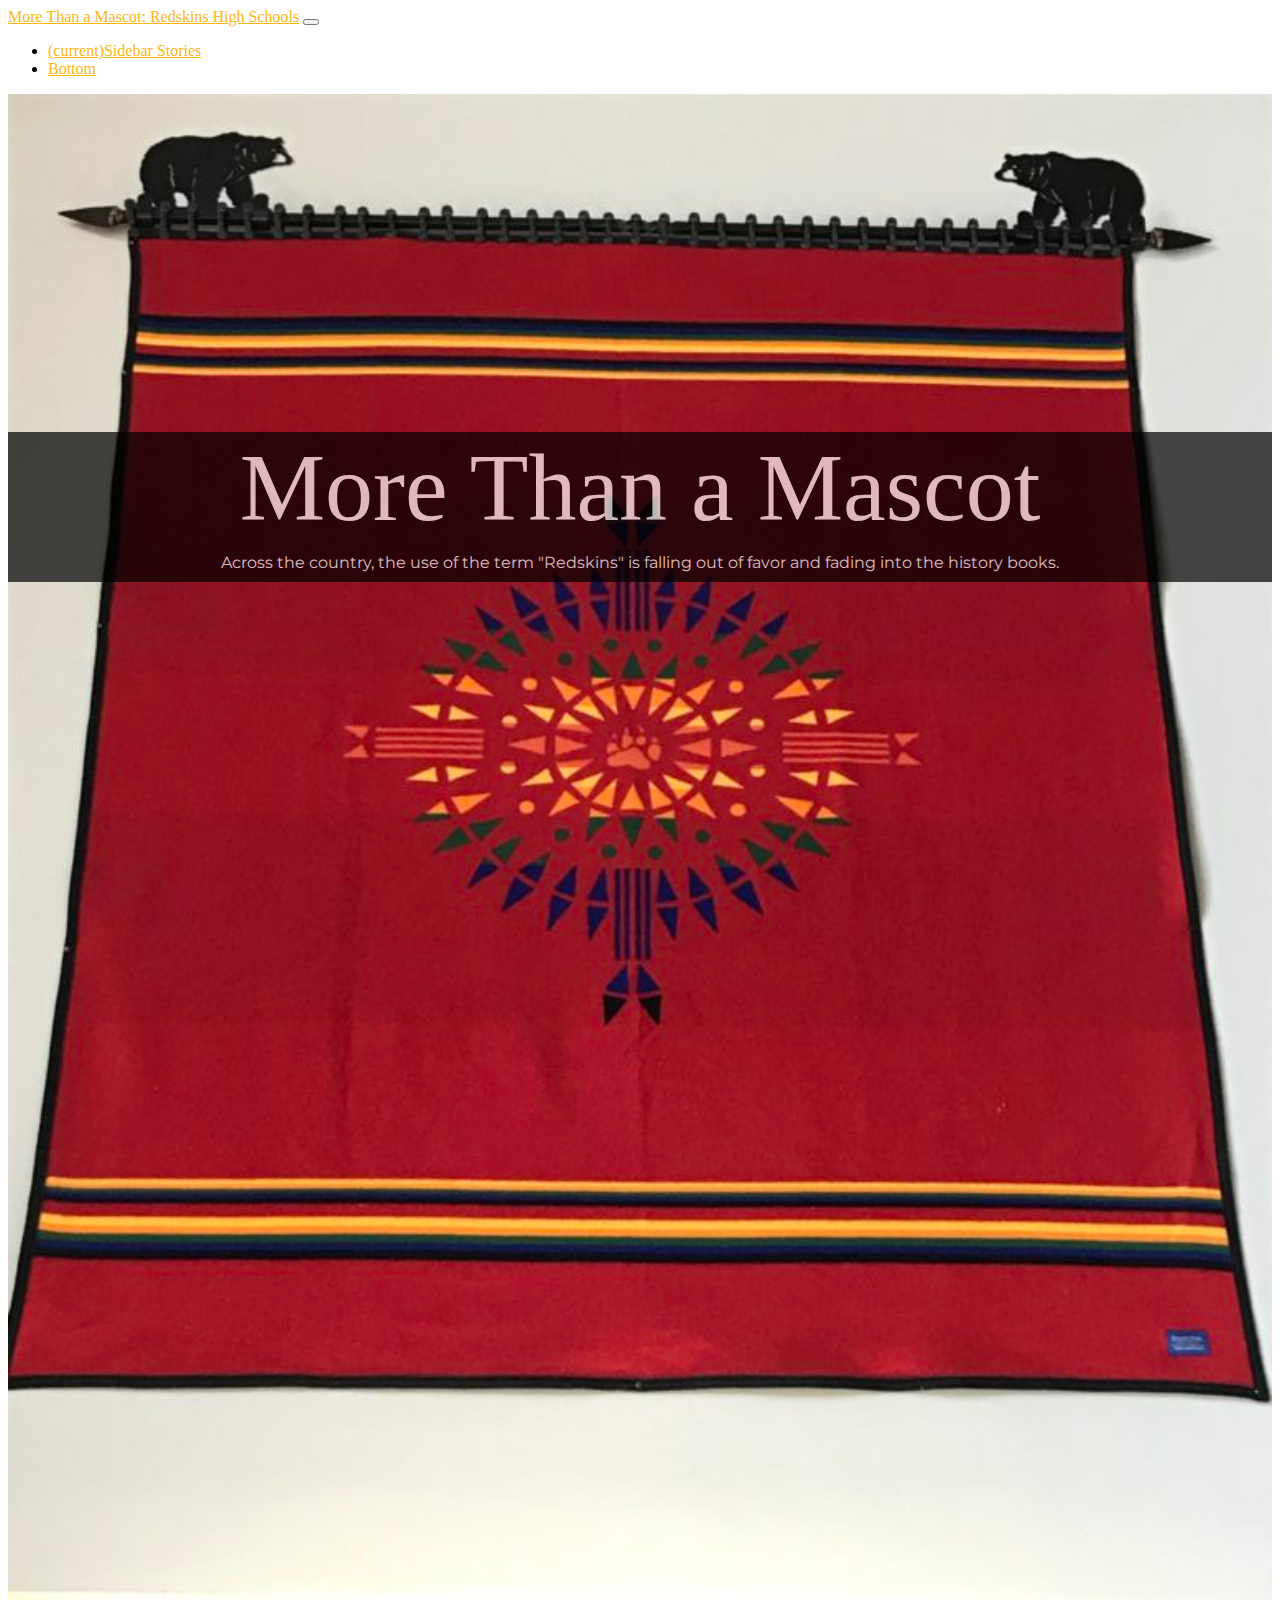
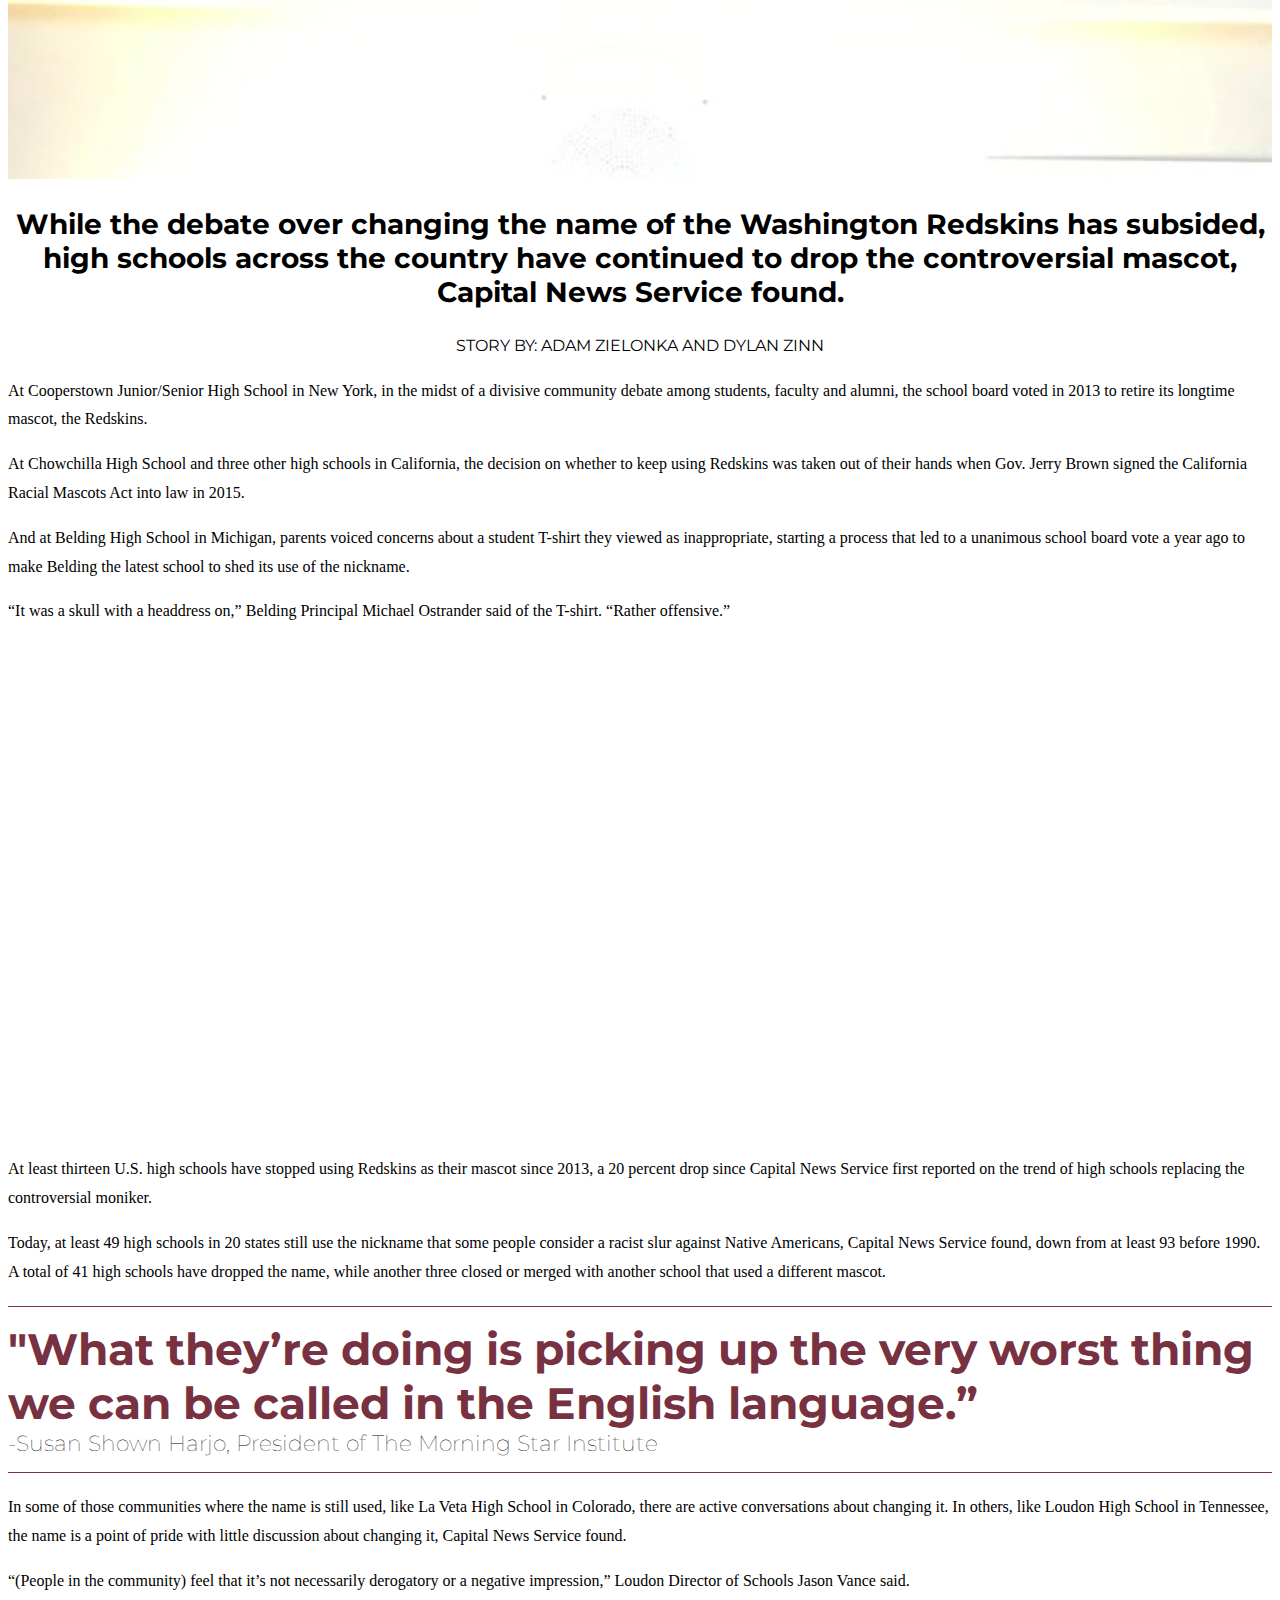
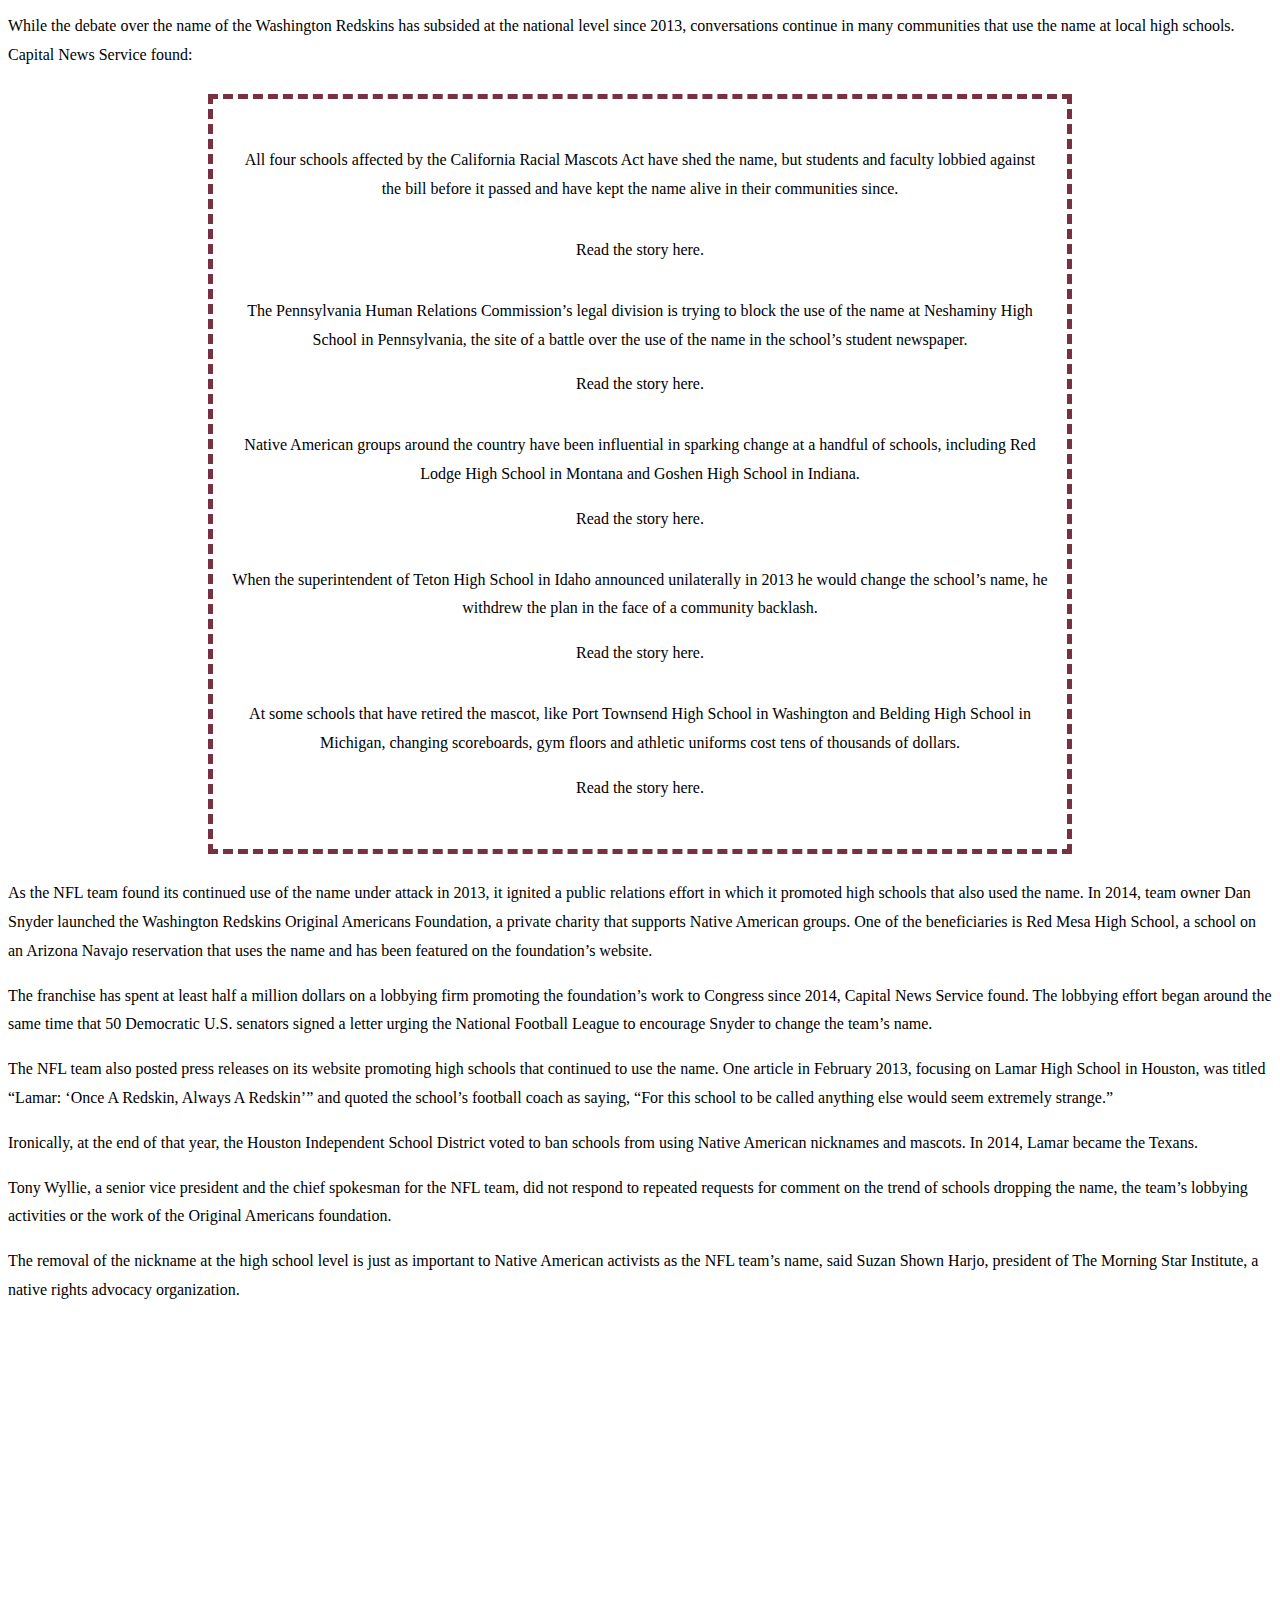
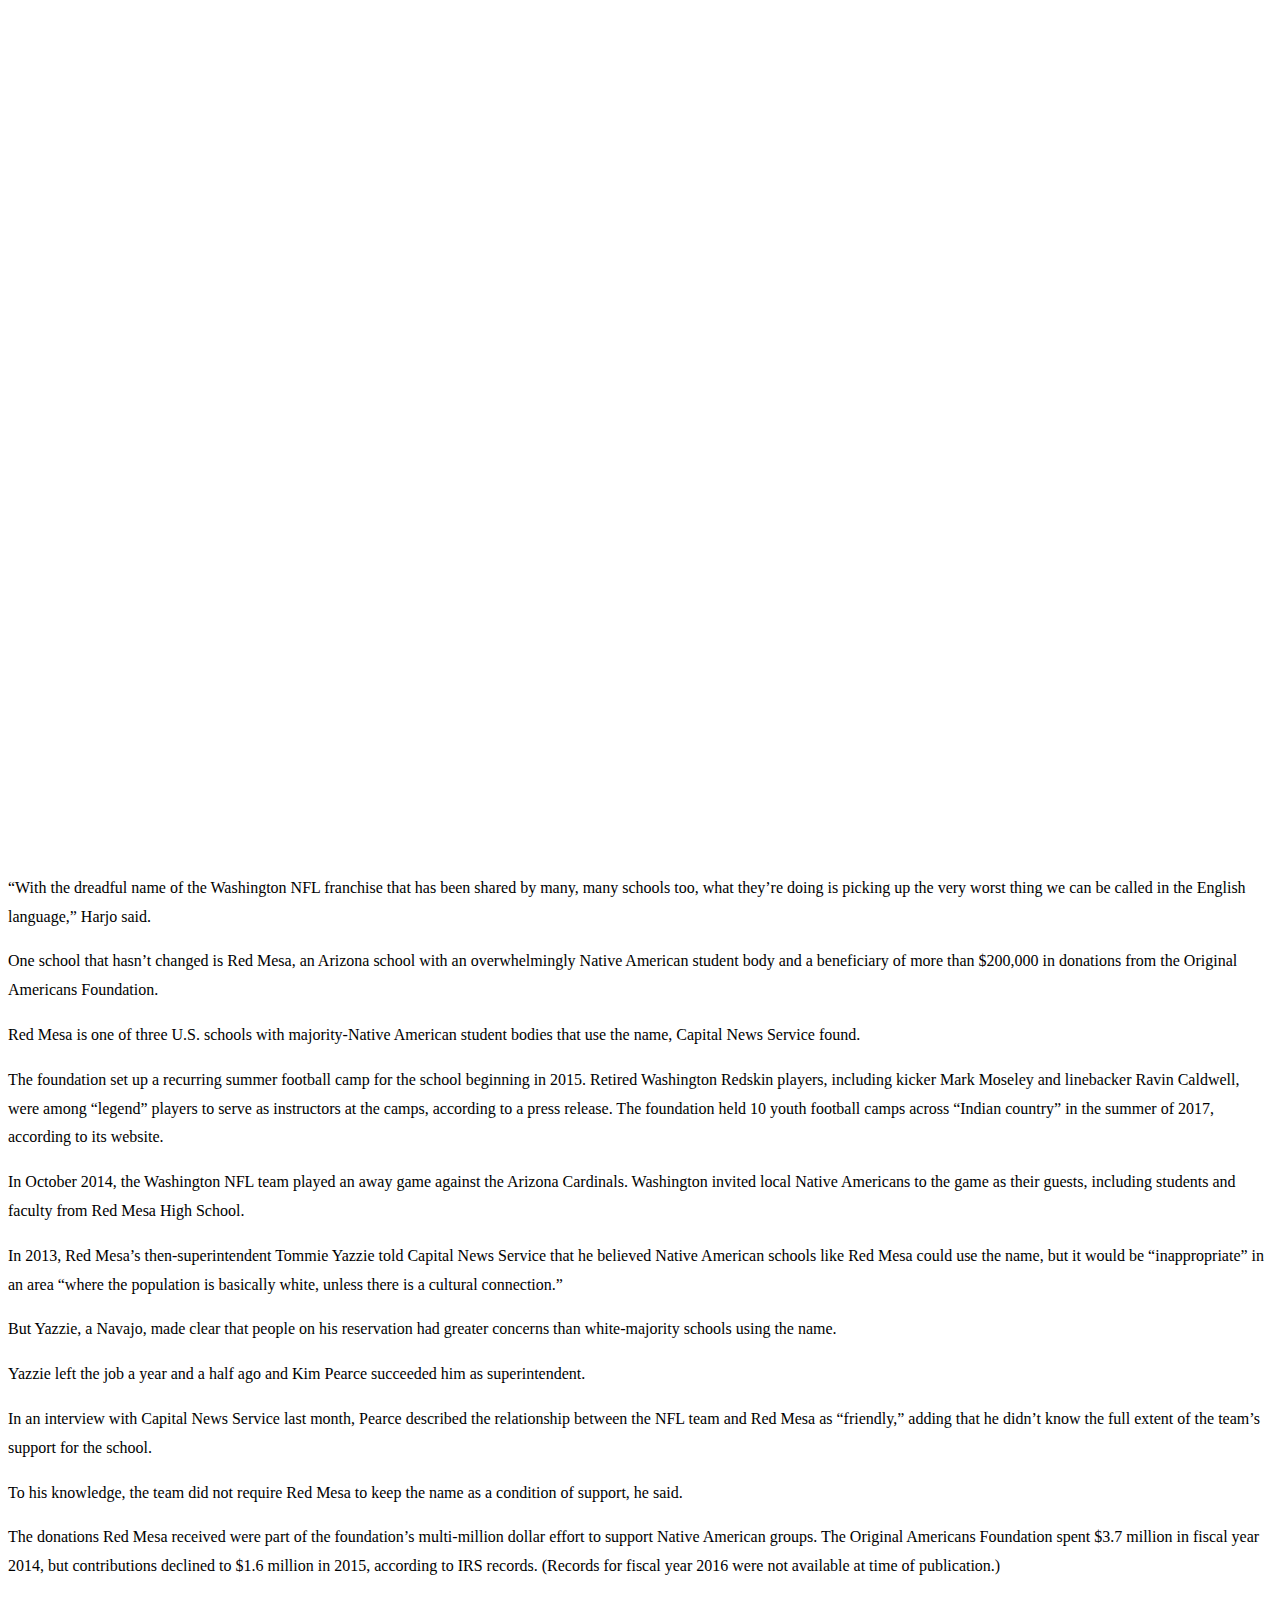
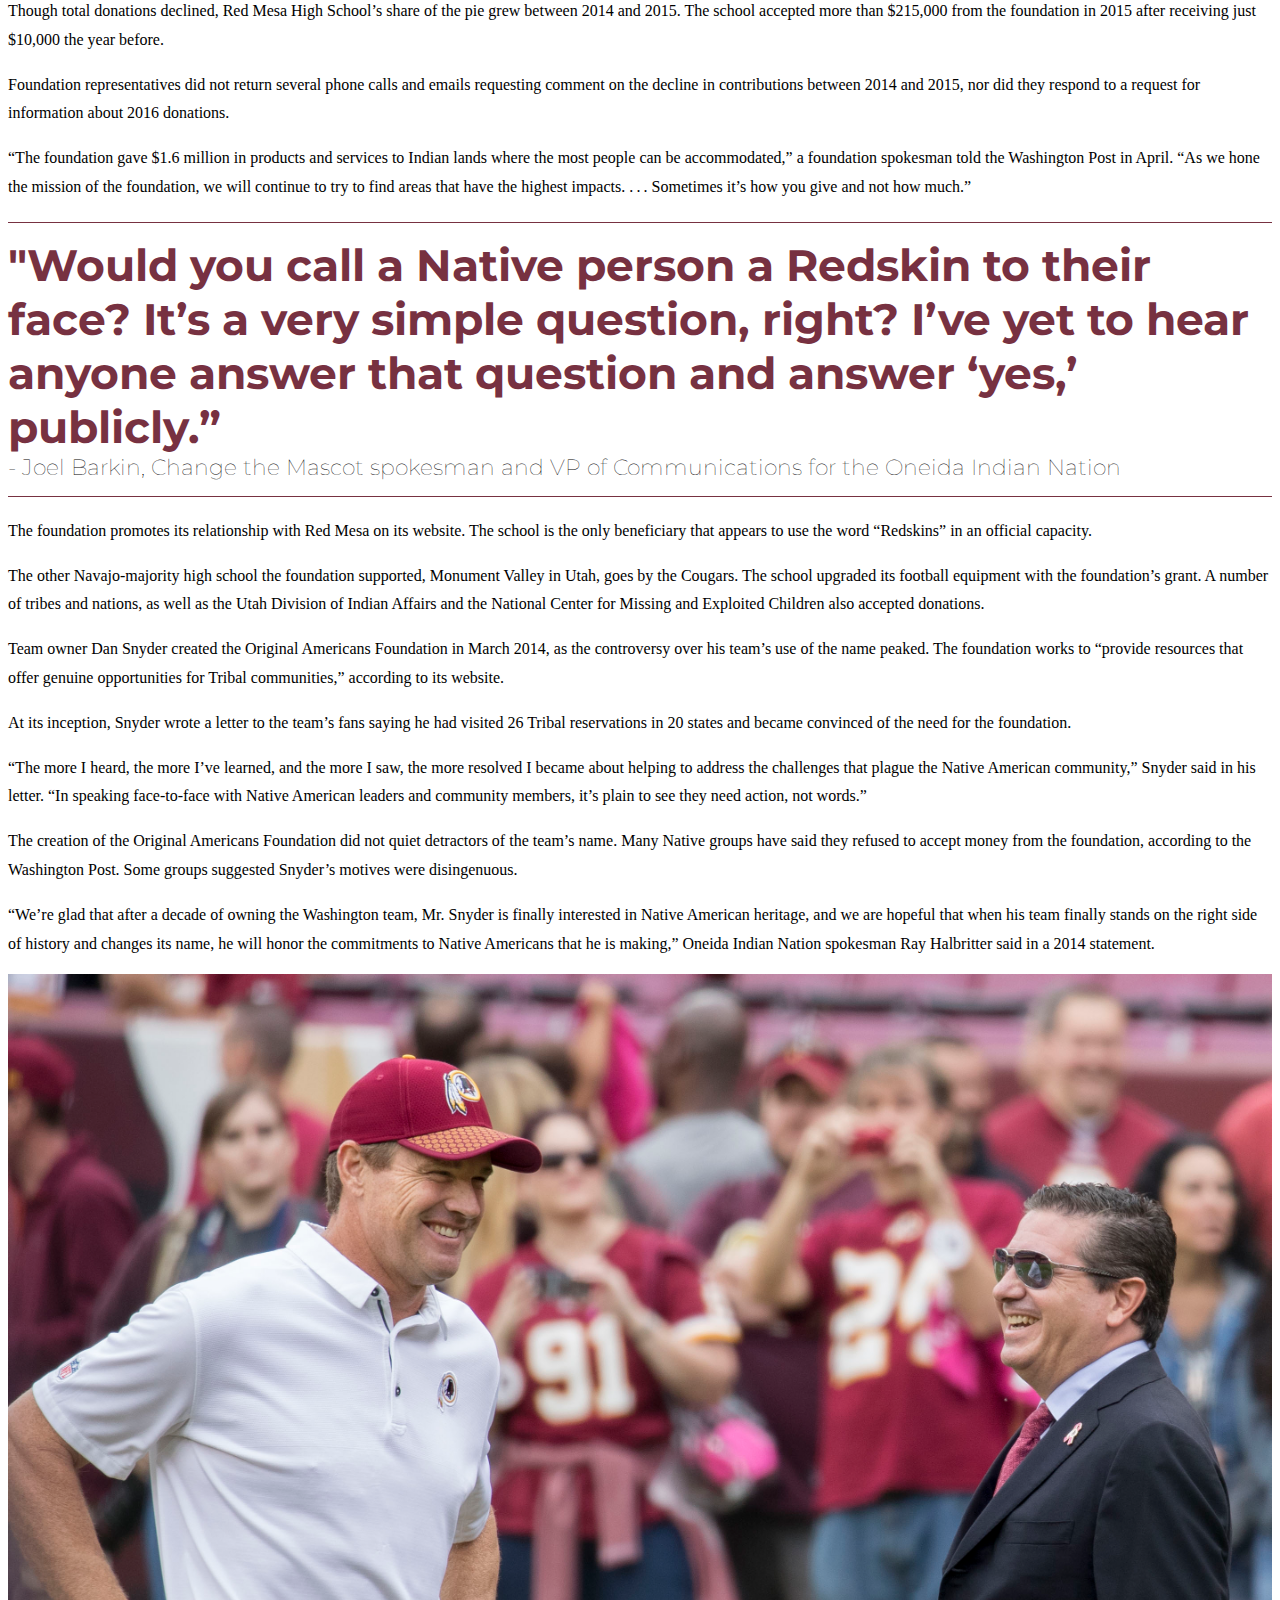
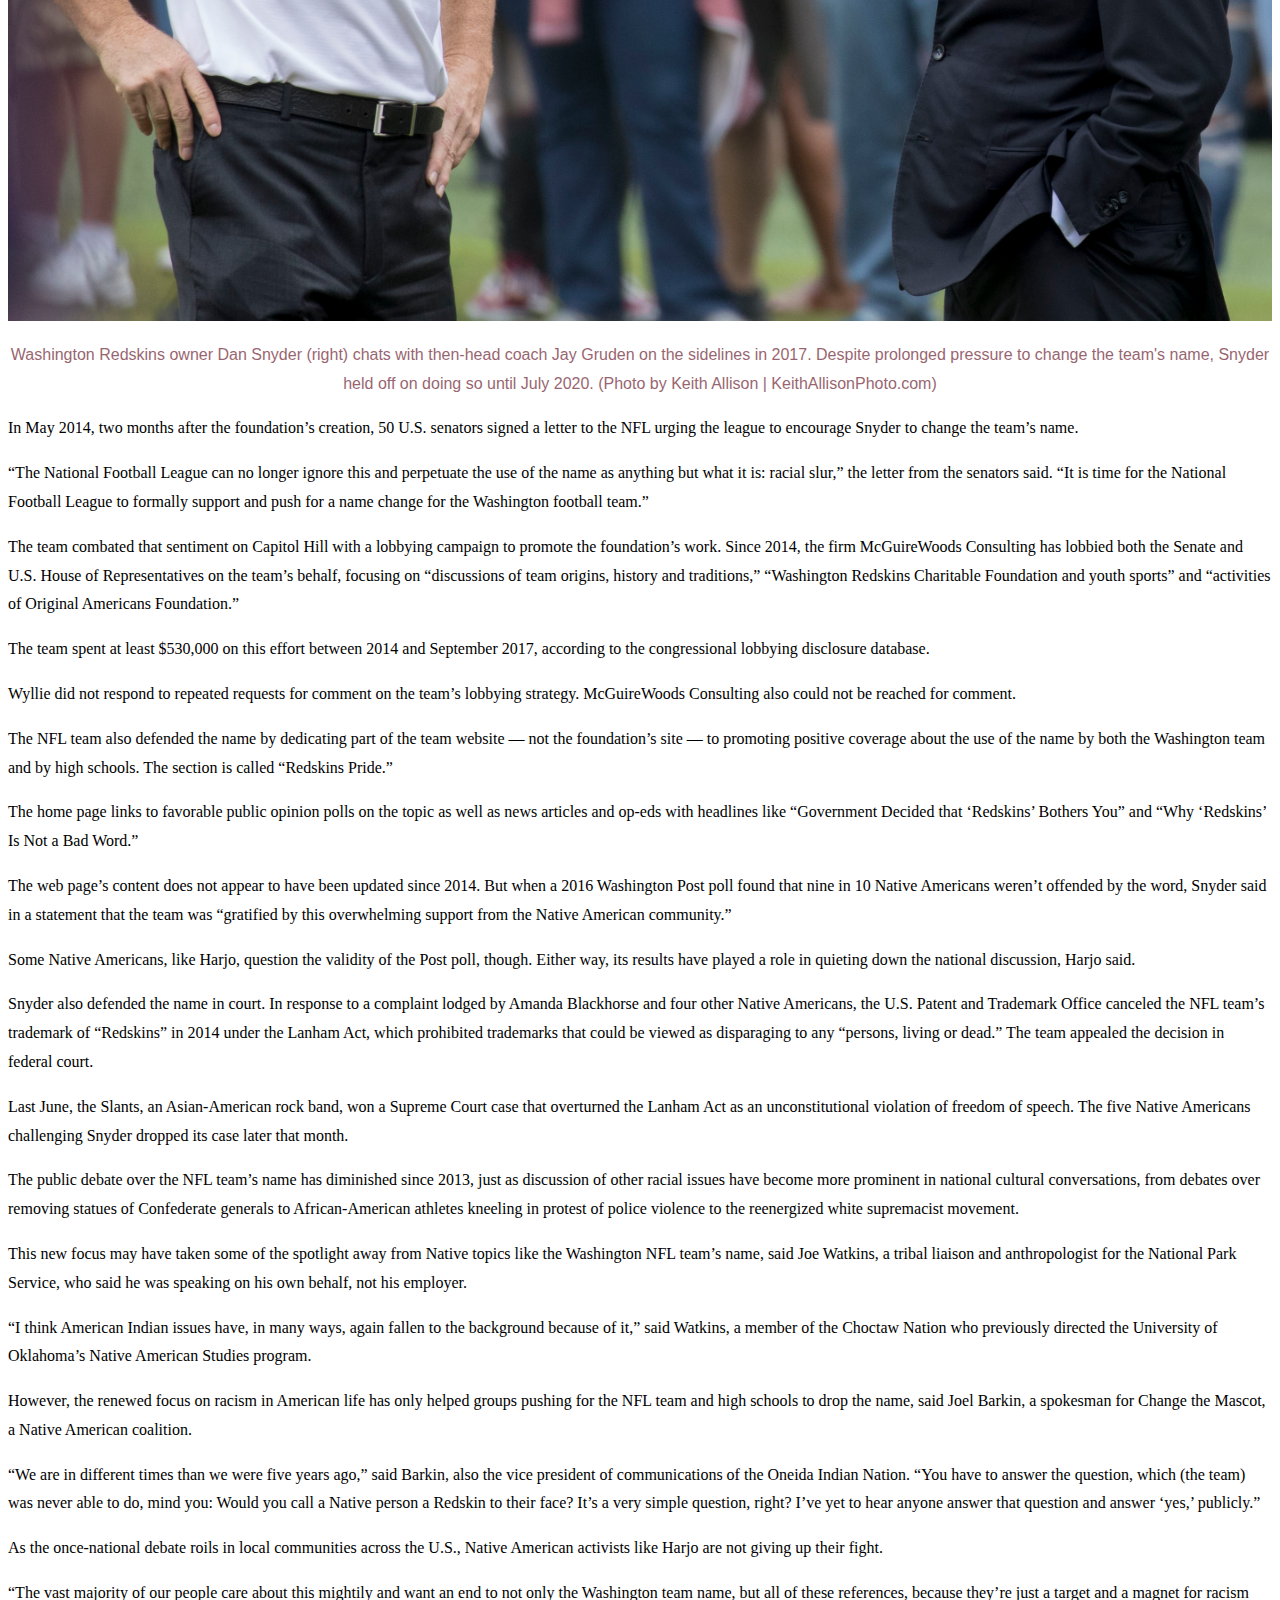
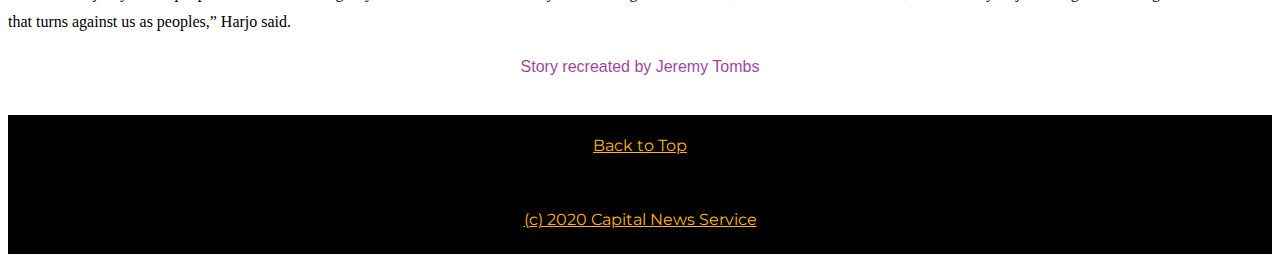
<file: final-project/final-story.html>
<!DOCTYPE html>
<html lang="en">
<head>
  <title>More Than a Mascot</title>
  <link rel="stylesheet" href="https://cdn.jsdelivr.net/npm/bootstrap@4.5.3/dist/css/bootstrap.min.css" integrity="sha384-TX8t27EcRE3e/ihU7zmQxVncDAy5uIKz4rEkgIXeMed4M0jlfIDPvg6uqKI2xXr2" crossorigin="anonymous">
  <link rel="stylesheet" type="text/css" href="style.css">
  <link href="https://fonts.googleapis.com/css2?family=Montserrat:wght@300;400;500;700;800;900&display=swap" rel="stylesheet">

</head>
<body>

  <!--nav bar-->
  <nav class="navbar navbar-expand-lg navbar-dark bg-dark">
    <a class="navbar-brand" href="#" style="color: #FFB612">More Than a Mascot: Redskins High Schools</a>
    <button class="navbar-toggler" type="button" data-toggle="collapse" data-target="#navbarText" aria-controls="navbarText" aria-expanded="false" aria-label="Toggle navigation">
      <span class="navbar-toggler-icon"></span>
    </button>
    <div class="collapse navbar-collapse" id="navbarText">
      <ul class="navbar-nav mr-auto">
        <li class="nav-item active">
          <a class="nav-link" href="file:///C:/Users/tombs/OneDrive/Documents/GitHub/Jeremy-Tombs-JOUR352/final-project/final-story.html#sidebar" style="color: #FFB612"><span class="sr-only">(current)</span>Sidebar Stories</a>
        </li>
        <li class="nav-item">
          <a class="nav-link" href="file:///C:/Users/tombs/OneDrive/Documents/GitHub/Jeremy-Tombs-JOUR352/final-project/final-story.html#bottom" style="color: #FFB612"><span>Bottom</span></a>
      </ul>
    </div>
  </nav>

<!--nav bar end-->

<!-- splash/hero area -->
<div href="#home" class="hero-container">
  <img src="images/red-lodge.jpg" class="hero-image" alt="Gift to Red Lodge HS">

  <div class="overlay">

    <div class="hero-head">More Than a Mascot</div>

      <div class="hero-sub">Across the country, the use of the term "Redskins" is falling out of favor and fading into the history books.

      </div>

    </div>

  </div>

</div>

<!-- end splash/hero area -->

<!--content-->
<div class="container">
  <h2 id="headline">While the debate over changing the name of the Washington Redskins has subsided, high schools across the country have continued to drop the controversial mascot, Capital News Service found.</h2>
    <p id="byline">STORY BY: ADAM ZIELONKA AND DYLAN ZINN</p>
      <p>At Cooperstown Junior/Senior High School in New York, in the midst of a divisive community debate among students, faculty and alumni, the school board voted in 2013 to retire its longtime mascot, the Redskins.</p>
      <p>At Chowchilla High School and three other high schools in California, the decision on whether to keep using Redskins was taken out of their hands when Gov. Jerry Brown signed the California Racial Mascots Act into law in 2015.</p>
      <p>And at Belding High School in Michigan, parents voiced concerns about a student T-shirt they viewed as inappropriate, starting a process that led to a unanimous school board vote a year ago to make Belding the latest school to shed its use of the nickname.</p>
      <p>“It was a skull with a headdress on,” Belding Principal Michael Ostrander said of the T-shirt. “Rather offensive.”</p>
      <iframe title="Redskins Mascot on the Retreat" aria-label="Map" id="datawrapper-chart-m3oeP" src="https://datawrapper.dwcdn.net/m3oeP/1/" scrolling="no" frameborder="0" style="width: 0; min-width: 100% !important; border: none;" height="493"></iframe><script type="text/javascript">!function(){"use strict";window.addEventListener("message",(function(a){if(void 0!==a.data["datawrapper-height"])for(var e in a.data["datawrapper-height"]){var t=document.getElementById("datawrapper-chart-"+e)||document.querySelector("iframe[src*='"+e+"']");t&&(t.style.height=a.data["datawrapper-height"][e]+"px")}}))}();
      </script>
      <p>At least thirteen U.S. high schools have stopped using Redskins as their mascot since 2013, a 20 percent drop since Capital News Service first reported on the trend of high schools replacing the controversial moniker.</p>
      <p>Today, at least 49 high schools in 20 states still use the nickname that some people consider a racist slur against Native Americans, Capital News Service found, down from at least 93 before 1990. A total of 41 high schools have dropped the name, while another three closed or merged with another school that used a different mascot.</p>
      <div class="quote">
        "What they’re doing is picking up the very worst thing we can be called in the English language.”
          <div class="quote-attribution">
            -Susan Shown Harjo, President of The Morning Star Institute
          </div>
        </div>
      <p>In some of those communities where the name is still used, like La Veta High School in Colorado, there are active conversations about changing it. In others, like Loudon High School in Tennessee, the name is a point of pride with little discussion about changing it, Capital News Service found.</p>
      <p>“(People in the community) feel that it’s not necessarily derogatory or a negative impression,” Loudon Director of Schools Jason Vance said.</p>
      <p>While the debate over the name of the Washington Redskins has subsided at the national level since 2013, conversations continue in many communities that use the name at local high schools. Capital News Service found:</p>
</div>
<div class="sidebar">
    <p><a name="sidebar">All four schools affected by the California Racial Mascots Act have shed the name, but students and faculty lobbied against the bill before it passed and have kept the name alive in their communities since.</a> <a href="https://cnsmaryland.org/2017/12/19/california-law-cuts-redskins-over-school-objections/">Read the story here.</a></p>
    <p>The Pennsylvania Human Relations Commission’s legal division is trying to block the use of the name at Neshaminy High School in Pennsylvania, the site of a battle over the use of the name in the school’s student newspaper. <a href="https://cnsmaryland.org/2017/12/19/school-paper-becomes-flashpoint-in-debate-over-redskins/">Read the story here.</a></p>
    <p>Native American groups around the country have been influential in sparking change at a handful of schools, including Red Lodge High School in Montana and Goshen High School in Indiana. <a href="https://cnsmaryland.org/2017/12/19/native-voices-carry-weight-as-schools-debate-redskins-name/">Read the story here.</a></p>
    <p>When the superintendent of Teton High School in Idaho announced unilaterally in 2013 he would change the school’s name, he withdrew the plan in the face of a community backlash. <a href="https://cnsmaryland.org/2017/12/19/community-backlash-blocks-attempt-to-drop-redskins/">Read the story here.</a></p>
    <p>At some schools that have retired the mascot, like Port Townsend High School in Washington and Belding High School in Michigan, changing scoreboards, gym floors and athletic uniforms cost tens of thousands of dollars. <a href="https://cnsmaryland.org/2017/12/19/redskins-name-change-a-costly-decision-for-many-schools/">Read the story here.</a></p>
</div>
<div class="container">
    <p>As the NFL team found its continued use of the name under attack in 2013, it ignited a public relations effort in which it promoted high schools that also used the name. In 2014, team owner Dan Snyder launched the Washington Redskins Original Americans Foundation, a private charity that supports Native American groups. One of the beneficiaries is Red Mesa High School, a school on an Arizona Navajo reservation that uses the name and has been featured on the foundation’s website.</p>
    <p>The franchise has spent at least half a million dollars on a lobbying firm promoting the foundation’s work to Congress since 2014, Capital News Service found. The lobbying effort began around the same time that 50 Democratic U.S. senators signed a letter urging the National Football League to encourage Snyder to change the team’s name.</p>
    <p>The NFL team also posted press releases on its website promoting high schools that continued to use the name. One article in February 2013, focusing on Lamar High School in Houston, was titled “Lamar: ‘Once A Redskin, Always A Redskin’” and quoted the school’s football coach as saying, “For this school to be called anything else would seem extremely strange.”</p>
    <p>Ironically, at the end of that year, the Houston Independent School District voted to ban schools from using Native American nicknames and mascots. In 2014, Lamar became the Texans.</p>
    <p>Tony Wyllie, a senior vice president and the chief spokesman for the NFL team, did not respond to repeated requests for comment on the trend of schools dropping the name, the team’s lobbying activities or the work of the Original Americans foundation.</p>
    <p>The removal of the nickname at the high school level is just as important to Native American activists as the NFL team’s name, said Suzan Shown Harjo, president of The Morning Star Institute, a native rights advocacy organization.</p>
    <div class="row">
      <div class="col-md-6">
        <iframe title="Schools Keeping the Redskins Mascot By Region" aria-label="chart" id="datawrapper-chart-ZnrlW" src="https://datawrapper.dwcdn.net/ZnrlW/1/" scrolling="no" frameborder="0" style="width: 0; min-width: 100% !important; border: none;" height="400"></iframe><script type="text/javascript">!function(){"use strict";window.addEventListener("message",(function(a){if(void 0!==a.data["datawrapper-height"])for(var e in a.data["datawrapper-height"]){var t=document.getElementById("datawrapper-chart-"+e)||document.querySelector("iframe[src*='"+e+"']");t&&(t.style.height=a.data["datawrapper-height"][e]+"px")}}))}();
        </script>
      </div>

      <div class="col-md-6">
        <iframe title="Redhawk is the new Redskin?" aria-label="Bar Chart" id="datawrapper-chart-4bVp7" src="https://datawrapper.dwcdn.net/4bVp7/1/" scrolling="no" frameborder="0" style="width: 0; min-width: 100% !important; border: none;" height="729"></iframe><script type="text/javascript">!function(){"use strict";window.addEventListener("message",(function(a){if(void 0!==a.data["datawrapper-height"])for(var e in a.data["datawrapper-height"]){var t=document.getElementById("datawrapper-chart-"+e)||document.querySelector("iframe[src*='"+e+"']");t&&(t.style.height=a.data["datawrapper-height"][e]+"px")}}))}();
      </script>
      </div>

    </div>
    <p>“With the dreadful name of the Washington NFL franchise that has been shared by many, many schools too, what they’re doing is picking up the very worst thing we can be called in the English language,” Harjo said.</p>
    <p>One school that hasn’t changed is Red Mesa, an Arizona school with an overwhelmingly Native American student body and a beneficiary of more than $200,000 in donations from the Original Americans Foundation.</p>
    <p>Red Mesa is one of three U.S. schools with majority-Native American student bodies that use the name, Capital News Service found.</p>
    <p>The foundation set up a recurring summer football camp for the school beginning in 2015. Retired Washington Redskin players, including kicker Mark Moseley and linebacker Ravin Caldwell, were among “legend” players to serve as instructors at the camps, according to a press release. The foundation held 10 youth football camps across “Indian country” in the summer of 2017, according to its website.</p>
    <p>In October 2014, the Washington NFL team played an away game against the Arizona Cardinals. Washington invited local Native Americans to the game as their guests, including students and faculty from Red Mesa High School.</p>
    <p>In 2013, Red Mesa’s then-superintendent Tommie Yazzie told Capital News Service that he believed Native American schools like Red Mesa could use the name, but it would be “inappropriate” in an area “where the population is basically white, unless there is a cultural connection.”</p>
    <p>But Yazzie, a Navajo, made clear that people on his reservation had greater concerns than white-majority schools using the name.</p>
    <p>Yazzie left the job a year and a half ago and Kim Pearce succeeded him as superintendent.</p>
    <p>In an interview with Capital News Service last month, Pearce described the relationship between the NFL team and Red Mesa as “friendly,” adding that he didn’t know the full extent of the team’s support for the school.</p>
    <p>To his knowledge, the team did not require Red Mesa to keep the name as a condition of support, he said.</p>
    <p>The donations Red Mesa received were part of the foundation’s multi-million dollar effort to support Native American groups. The Original Americans Foundation spent $3.7 million in fiscal year 2014, but contributions declined to $1.6 million in 2015, according to IRS records. (Records for fiscal year 2016 were not available at time of publication.)</p>
    <p>Though total donations declined, Red Mesa High School’s share of the pie grew between 2014 and 2015. The school accepted more than $215,000 from the foundation in 2015 after receiving just $10,000 the year before.</p>
    <p>Foundation representatives did not return several phone calls and emails requesting comment on the decline in contributions between 2014 and 2015, nor did they respond to a request for information about 2016 donations.</p>
    <p>“The foundation gave $1.6 million in products and services to Indian lands where the most people can be accommodated,” a foundation spokesman told the Washington Post in April. “As we hone the mission of the foundation, we will continue to try to find areas that have the highest impacts. . . . Sometimes it’s how you give and not how much.”</p>
      <div class="quote">
        "Would you call a Native person a Redskin to their face? It’s a very simple question, right? I’ve yet to hear anyone answer that question and answer ‘yes,’ publicly.”
        <div class="quote-attribution">
          - Joel Barkin, Change the Mascot spokesman and VP of Communications for the Oneida Indian Nation
        </div>
      </div>
    <p>The foundation promotes its relationship with Red Mesa on its website. The school is the only beneficiary that appears to use the word “Redskins” in an official capacity.</p>
    <p>The other Navajo-majority high school the foundation supported, Monument Valley in Utah, goes by the Cougars. The school upgraded its football equipment with the foundation’s grant. A number of tribes and nations, as well as the Utah Division of Indian Affairs and the National Center for Missing and Exploited Children also accepted donations.</p>
    <p>Team owner Dan Snyder created the Original Americans Foundation in March 2014, as the controversy over his team’s use of the name peaked. The foundation works to “provide resources that offer genuine opportunities for Tribal communities,” according to its website.</p>
    <p>At its inception, Snyder wrote a letter to the team’s fans saying he had visited 26 Tribal reservations in 20 states and became convinced of the need for the foundation.</p>
    <p>“The more I heard, the more I’ve learned, and the more I saw, the more resolved I became about helping to address the challenges that plague the Native American community,” Snyder said in his letter. “In speaking face-to-face with Native American leaders and community members, it’s plain to see they need action, not words.”</p>
    <p>The creation of the Original Americans Foundation did not quiet detractors of the team’s name. Many Native groups have said they refused to accept money from the foundation, according to the Washington Post. Some groups suggested Snyder’s motives were disingenuous.</p>
    <p>“We’re glad that after a decade of owning the Washington team, Mr. Snyder is finally interested in Native American heritage, and we are hopeful that when his team finally stands on the right side of history and changes its name, he will honor the commitments to Native Americans that he is making,” Oneida Indian Nation spokesman Ray Halbritter said in a 2014 statement.</p>
  </div>
    <img src="images/snyder.jpg" alt="Dan Snyder" class="hero-image">
    <p class="caption"> Washington Redskins owner Dan Snyder (right) chats with then-head coach Jay Gruden on the sidelines in 2017. Despite prolonged pressure to change the team's name, Snyder held off on doing so until July 2020. (Photo by Keith Allison | KeithAllisonPhoto.com)</p>

  <div class="container">
    <p>In May 2014, two months after the foundation’s creation, 50 U.S. senators signed a letter to the NFL urging the league to encourage Snyder to change the team’s name.</p>
    <p>“The National Football League can no longer ignore this and perpetuate the use of the name as anything but what it is: racial slur,” the letter from the senators said. “It is time for the National Football League to formally support and push for a name change for the Washington football team.”</p>
    <p>The team combated that sentiment on Capitol Hill with a lobbying campaign to promote the foundation’s work. Since 2014, the firm McGuireWoods Consulting has lobbied both the Senate and U.S. House of Representatives on the team’s behalf, focusing on “discussions of team origins, history and traditions,” “Washington Redskins Charitable Foundation and youth sports” and “activities of Original Americans Foundation.”</p>
    <p>The team spent at least $530,000 on this effort between 2014 and September 2017, according to the congressional lobbying disclosure database.</p>
  <p>Wyllie did not respond to repeated requests for comment on the team’s lobbying strategy. McGuireWoods Consulting also could not be reached for comment.</p>
</div>
<div class="container">
  <p>The NFL team also defended the name by dedicating part of the team website — not the foundation’s site — to promoting positive coverage about the use of the name by both the Washington team and by high schools. The section is called “Redskins Pride.”</p>
  <p>The home page links to favorable public opinion polls on the topic as well as news articles and op-eds with headlines like “Government Decided that ‘Redskins’ Bothers You” and “Why ‘Redskins’ Is Not a Bad Word.”</p>
  <p>The web page’s content does not appear to have been updated since 2014. But when a 2016 Washington Post poll found that nine in 10 Native Americans weren’t offended by the word, Snyder said in a statement that the team was “gratified by this overwhelming support from the Native American community.”</p>
  <p>Some Native Americans, like Harjo, question the validity of the Post poll, though. Either way, its results have played a role in quieting down the national discussion, Harjo said.</p>
  <p>Snyder also defended the name in court. In response to a complaint lodged by Amanda Blackhorse and four other Native Americans, the U.S. Patent and Trademark Office canceled the NFL team’s trademark of “Redskins” in 2014 under the Lanham Act, which prohibited trademarks that could be viewed as disparaging to any “persons, living or dead.” The team appealed the decision in federal court.</p>
  <p>Last June, the Slants, an Asian-American rock band, won a Supreme Court case that overturned the Lanham Act as an unconstitutional violation of freedom of speech. The five Native Americans challenging Snyder dropped its case later that month.</p>
  <p>The public debate over the NFL team’s name has diminished since 2013, just as discussion of other racial issues have become more prominent in national cultural conversations, from debates over removing statues of Confederate generals to African-American athletes kneeling in protest of police violence to the reenergized white supremacist movement.</p>
  <p>This new focus may have taken some of the spotlight away from Native topics like the Washington NFL team’s name, said Joe Watkins, a tribal liaison and anthropologist for the National Park Service, who said he was speaking on his own behalf, not his employer.</p>
  <p>“I think American Indian issues have, in many ways, again fallen to the background because of it,” said Watkins, a member of the Choctaw Nation who previously directed the University of Oklahoma’s Native American Studies program.</p>
  <p>However, the renewed focus on racism in American life has only helped groups pushing for the NFL team and high schools to drop the name, said Joel Barkin, a spokesman for Change the Mascot, a Native American coalition.</p>
  <p>“We are in different times than we were five years ago,” said Barkin, also the vice president of communications of the Oneida Indian Nation. “You have to answer the question, which (the team) was never able to do, mind you: Would you call a Native person a Redskin to their face? It’s a very simple question, right? I’ve yet to hear anyone answer that question and answer ‘yes,’ publicly.”</p>
  <p>As the once-national debate roils in local communities across the U.S., Native American activists like Harjo are not giving up their fight.</p>
  <p>“The vast majority of our people care about this mightily and want an end to not only the Washington team name, but all of these references, because they’re just a target and a magnet for racism that turns against us as peoples,” Harjo said.</p>
  <p class="caption"><a name="bottom">Story recreated by Jeremy Tombs</a></p>
  <br>
  <div class="footer">
    <br>
    <a href="final-story.html" class="footer-text">Back to Top</p>
    <br>
    <p class="footer-text">(c) 2020 Capital News Service</p>
  </div>




</div>

<!--JQuery-->
<script src="https://code.jquery.com/jquery-3.5.1.slim.min.js" integrity="sha384-DfXdz2htPH0lsSSs5nCTpuj/zy4C+OGpamoFVy38MVBnE+IbbVYUew+OrCXaRkfj" crossorigin="anonymous"></script>
<script src="https://cdn.jsdelivr.net/npm/popper.js@1.16.1/dist/umd/popper.min.js" integrity="sha384-9/reFTGAW83EW2RDu2S0VKaIzap3H66lZH81PoYlFhbGU+6BZp6G7niu735Sk7lN" crossorigin="anonymous"></script>
<script src="https://cdn.jsdelivr.net/npm/bootstrap@4.5.3/dist/js/bootstrap.min.js" integrity="sha384-w1Q4orYjBQndcko6MimVbzY0tgp4pWB4lZ7lr30WKz0vr/aWKhXdBNmNb5D92v7s" crossorigin="anonymous"></script>
</body>

</html>
</file>
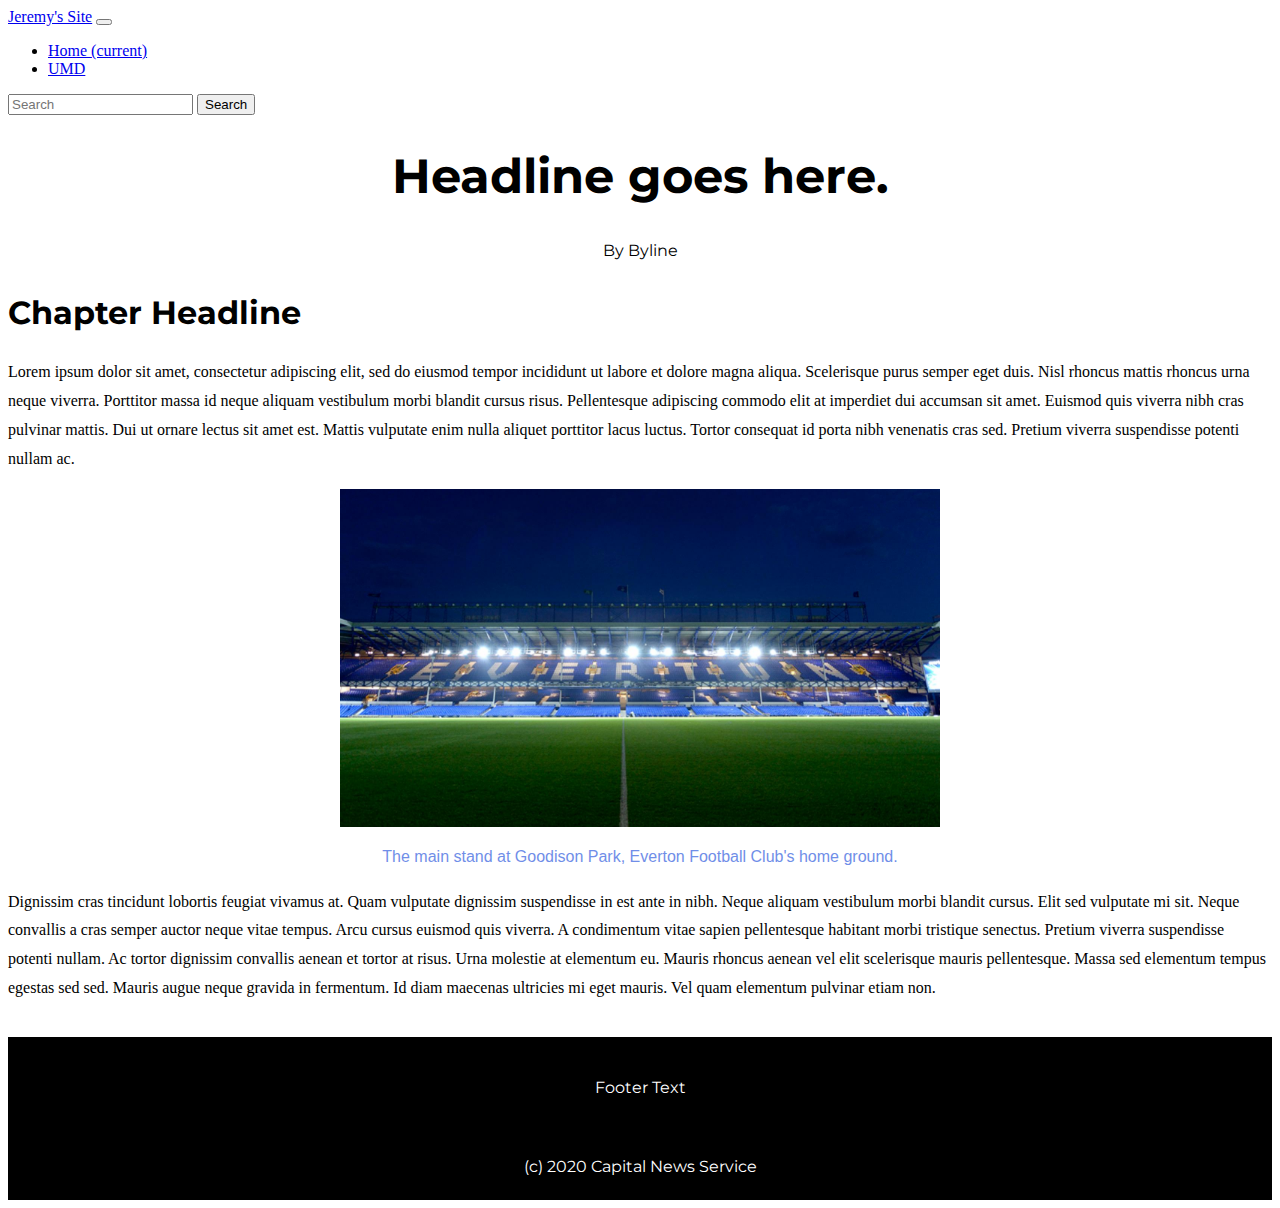
<file: html-frame/frame.html>
<!DOCTYPE html>
<html lang="en">
<head>
  <title>Jeremy's Bootstrap Template</title>
  <link rel="stylesheet" href="https://cdn.jsdelivr.net/npm/bootstrap@4.5.3/dist/css/bootstrap.min.css" integrity="sha384-TX8t27EcRE3e/ihU7zmQxVncDAy5uIKz4rEkgIXeMed4M0jlfIDPvg6uqKI2xXr2" crossorigin="anonymous">
  <link rel="stylesheet" type="text/css" href="style.css">
  <link href="https://fonts.googleapis.com/css2?family=Montserrat:wght@300;400;500;700;800;900&display=swap" rel="stylesheet">
</head>
<body>

  <!--nav bar code until line 43-->
  <nav class="navbar navbar-expand-lg navbar-light bg-light">
    <a class="navbar-brand" href="#">Jeremy's Site</a>
    <button class="navbar-toggler" type="button" data-toggle="collapse" data-target="#navbarSupportedContent" aria-controls="navbarSupportedContent" aria-expanded="false" aria-label="Toggle navigation">
      <span class="navbar-toggler-icon"></span>
    </button>
    <div class="collapse navbar-collapse" id="navbarSupportedContent">
      <ul class="navbar-nav mr-auto">
        <li class="nav-item active">
          <a class="nav-link" href="#">Home <span class="sr-only">(current)</span></a>
        </li>
        <li class="nav-item">
          <a class="nav-link" href="https://umd.edu">UMD</a>
        </li>
      </ul>
      <form class="form-inline my-2 my-lg-0">
        <input class="form-control mr-sm-2" type="search" placeholder="Search" aria-label="Search">
        <button class="btn btn-outline-success my-2 my-sm-0"  type="submit">Search</button>
      </form>
    </div>
  </nav>
<!--nav bar end-->

<!--content-->
<div class="container">
  <h1 id="headline">Headline goes here.</h1>
  <p id="byline">By Byline</p>
  <h2 id="chapter-headline">Chapter Headline</h2>
  <p>Lorem ipsum dolor sit amet, consectetur adipiscing elit, sed do eiusmod tempor incididunt ut labore et dolore magna aliqua. Scelerisque purus semper eget duis. Nisl rhoncus mattis rhoncus urna neque viverra. Porttitor massa id neque aliquam vestibulum morbi blandit cursus risus. Pellentesque adipiscing commodo elit at imperdiet dui accumsan sit amet. Euismod quis viverra nibh cras pulvinar mattis. Dui ut ornare lectus sit amet est. Mattis vulputate enim nulla aliquet porttitor lacus luctus. Tortor consequat id porta nibh venenatis cras sed. Pretium viverra suspendisse potenti nullam ac.</p>
  <img src="goodison.jpg" alt="Goodison Park, Home of Everton FC" class="images">
  <p id="caption">The main stand at Goodison Park, Everton Football Club's home ground.</p>
  <p>Dignissim cras tincidunt lobortis feugiat vivamus at. Quam vulputate dignissim suspendisse in est ante in nibh. Neque aliquam vestibulum morbi blandit cursus. Elit sed vulputate mi sit. Neque convallis a cras semper auctor neque vitae tempus. Arcu cursus euismod quis viverra. A condimentum vitae sapien pellentesque habitant morbi tristique senectus. Pretium viverra suspendisse potenti nullam. Ac tortor dignissim convallis aenean et tortor at risus. Urna molestie at elementum eu. Mauris rhoncus aenean vel elit scelerisque mauris pellentesque. Massa sed elementum tempus egestas sed sed. Mauris augue neque gravida in fermentum. Id diam maecenas ultricies mi eget mauris. Vel quam elementum pulvinar etiam non.</p>
  <br>
  <div class="footer">
    <br>
    <p class="footer-text">Footer Text</p>
    <br>
    <p class="footer-text">(c) 2020 Capital News Service</p>
  </div>




</div>

<!--JQuery-->
<script src="https://code.jquery.com/jquery-3.5.1.slim.min.js" integrity="sha384-DfXdz2htPH0lsSSs5nCTpuj/zy4C+OGpamoFVy38MVBnE+IbbVYUew+OrCXaRkfj" crossorigin="anonymous"></script>
<script src="https://cdn.jsdelivr.net/npm/popper.js@1.16.1/dist/umd/popper.min.js" integrity="sha384-9/reFTGAW83EW2RDu2S0VKaIzap3H66lZH81PoYlFhbGU+6BZp6G7niu735Sk7lN" crossorigin="anonymous"></script>
<script src="https://cdn.jsdelivr.net/npm/bootstrap@4.5.3/dist/js/bootstrap.min.js" integrity="sha384-w1Q4orYjBQndcko6MimVbzY0tgp4pWB4lZ7lr30WKz0vr/aWKhXdBNmNb5D92v7s" crossorigin="anonymous"></script>
</body>

</html>
</file>
<file: Resume/style.css>
/* styles for my resume */

/*universal styles*/
*{
  font-family: 'Open Sans', Arial, sans-serif;
  font-size: 1em;
  color: #444;
  font-weight: 400;
}

/*stylizing whole page*/
#container {
  width: 100%;
  max-width: 1200px;
  margin: 0 auto;
  padding-bottom: 50px;
}

/*banner name at top*/
#name {
  font-size: 3em;
  color: #33485e;
  text-align: center;
  text-transform: capitalize;
  border-top: 0px;
  border-bottom: 1px;
  border-left: 0px;
  border-right: 0px;
  border-color: #33485e;
  border-style: solid;
  width: 60%;
  min-width: 300px;
  margin: 0 auto;
}

/*title under name*/
#title {
  text-transform: capitalize;
  font-size: 1.5em;
  color: #33485e;
  font-weight: 600;
  text-align: center;
  margin-top: 20px;
  margin-bottom: 0px;
  margin-left: 0px;
  margin-right: 0px;
}

/*section title styles*/
/*heading tags changed to divs with classes*/
.sectionheader {
  font-size: 1.5em;
  text-transform: capitalize;
  background-color: #33485e;
  color: white;
  font-weight: 400;
  margin-bottom: 10px;
  margin-top: 20px;
  margin-left: 0px;
  margin-right: 0px;
  width: 70%;
  min-width: 300px;
}

/*job title styles*/
.jobtitle {
  font-weight: 600;
  font-size: 1.5em;
}

/*job organization styles*/
.organization {
  font-weight: 400;
  font-size: 1.25em;
}

/*job dates styles*/
.date {
  font-weight: 400;
  font-style: italic;
  font-size: 1em;
  margin-top: 2px;
  margin-bottom: 0px;
  margin-left: 0px;
  margin-right: 0px;
}

/* paragraph styles*/
.description {
  margin: 10px 0px;
}

/*stylizing contact list at top of page*/
.menu {
  margin: 0px;
  padding: 0px;
  text-align: center;
}

/* .menu list item styles */
.items {
  display: inline;
}

/*style for education list*/
#degrees {
  margin-top: 5px;
  margin-bottom: 0px;
  margin-left: 0px;
  margin-right: 0px;
}

/*style for skill list*/
#do {
  margin-top: 5px;
  margin-bottom: 0px;
  margin-left: 0px;
  margin-right: 0px;
}
</file>
<file: TombsLayout/stylesheet.css>
#content {
  margin: 0 auto;
  width: 900px;
}

.images{
  width: 100%;
  max-width: 1500px;
}

#headline {
  font-family: Helvetica, sans-serif;
  font-size: 3em;
  text-align: center;
  font-style: oblique;
}


#byline {
font-family: Helvetica, sans-serif;
font-size: 14px;
font-style: italic;
text-align: center;
padding-bottom: 20px;
}

#hopecraft{
  margin-left: 50px;
}

.captions{
  font-weight: lighter;
  font-family: Helvetica, sans-serif;
  margin-left: 50px;
  margin-right: 50px;
  padding-left: 10px;
  padding-right: 80px;
  border-left: 4px solid #ccc;
}

p{
  font-size: 13px
  font-family: Georgia, serif;
}

blockquote{
font: 24px normal helvetica, sans-serif;
font-style: italic;
margin-top: 15px;
margin-bottom: 15px;
color: red;
margin-left: 50px;
padding-left: 10px;
border-left: 4px solid #ccc;
}

h3{
  font-style: oblique;
}

h4{
  font-weight: lighter;
  font-style: italic;
  margin-left: 50px;
}
</file>
<file: climate-crisis-story/style.css>
#headline{
  font-size: 2.75em;
  font-weight: 700;
  text-align: center;
  font-family: 'Montserrat', sans-serif;
}

#byline{
  font-size: 1em;
  font-family: 'Montserrat', sans-serif;
  text-transform: capitalize;
  text-align: center;
}

.chapter-headline{
  font-size: 2em;
  font-weight: 700;
  text-align: left;
  font-family: 'Montserrat', sans-serif;
}

p{
  font-family: Georgia, serif;
  line-height: 180%;
  font-size: 1em;
}

.images{
  display: block;
  margin-left: auto;
  margin-right: auto;
  width: 50%;
  max-width: 600px;
}

.caption{
  color: #f23030;
  font-family: Helvetica, sans-serif;
  font-size: 1em;
  font-weight: 100;
  opacity: 0.75;
  text-align: center;
}

.footer{
  position: sticky;
  padding: 3px;
  background-color: black;
  color: white;
  text-align: center;
}

.footer-text{
  font-size: 1em;
  font-family: 'Montserrat', sans-serif;
  text-align: center;
}

/* Top nav */
.nav-top{
  color: white;
  margin: 0 auto;
  text-transform: uppercase;
  font-weight: 700;
}

.red{
  color: #f23030;
}

/* hero/splash area */

.hero-container{
  position: relative;
  text-align: center;
  color: white;
}

.hero-image{
  width: 100%;
}

.overlay{
  position: absolute;
  top: 20%;
  width: 100%;
  background-color: black;
  opacity: .7;
}

.hero-head{
  font-family: 'Playfair Display', serif;
  font-size: 6em;
  color: white;
  margin: 0 auto;
}

.hero-sub{
  font-family: 'Montserrat', sans-serif;
  font-size: 1em;
  padding: 10px;
}

/* Media Queries */

@media (max-width: 700px){
  .hero-head{
    font-size: 1.5em;
  }
}

/* Pull Quotes */
.quote{
  font-family: 'Montserrat', sans-serif;
  color: #f23030;
  font-size: 3em;
  font-weight: 700;
  text-align: left;
  padding: 15px 0 15px 0;
  border-top: 1px solid #f23030;
  border-bottom: 1px solid #f23030;
  margin-top: 20px;
  margin-bottom: 20px;
}

.quote-attribution{
  font-size: .5em;
  font-family: 'Montserrat', sans-serif;
  font-weight: 100;
  text-align: left;
  color: black;
}

/* end pull quotes*/

/* sidebar */
.sidebar {
  margin: 0;
  padding: 0;
  width: 75px;
  background-color: #f1f1f1;
  position: fixed;
  height: 100%;
  overflow: auto;
}

.sidebar a {
  display:block;
  color: black;
  padding: 16px;
  text-decoration: none;
}

.sidebar a.active {
  background-color: #f23030;
  color: white;
}

.sidebar a:hover:not(.active) {
  background-color: gray;
  color: white;
}

div.content {
  margin-left: 100px;
  padding: 1px 16px;
  height: 1000px;
}

@media screen and (max-width: 700px) {
  .sidebar {
    width: 100%;
    height: auto;
    position: relative;
  }
  .sidebar a {float: left;}
  div.content {margin-left: 0;}
}

#sidebar-headline {
  text-align: center;
  padding-right: 90px;
  color: #f23030;
}

#sidebar-list{
  padding-left: 150px;
  padding-right: 200px;

}

#sidebar-caption{
  font-style: italic;
  padding-right: 200px;
}

a {
  color: purple;
}

a:hover {
  color: gray;
}

a:visited{
  color: #f23030;
}
</file>
<file: final-project/style.css>
#headline{
  font-size: 1.75em;
  font-weight: 700;
  text-align: center;
  font-family: 'Montserrat', sans-serif;
}

#byline{
  font-size: 1em;
  font-family: 'Montserrat', sans-serif;
  text-transform: capitalize;
  text-align: center;
}

.chapter-headline{
  font-size: 2em;
  font-weight: 700;
  text-align: left;
  font-family: 'Montserrat', sans-serif;
}

p{
  font-family: Georgia, serif;
  line-height: 180%;
  font-size: 1em;
}

.images{
  display: block;
  margin-left: auto;
  margin-right: auto;
  width: 50%;
  max-width: 600px;
}

.caption{
  color: #773141;
  font-family: Helvetica, sans-serif;
  font-size: 1em;
  font-weight: 100;
  opacity: 0.75;
  text-align: center;
}

.footer{
  position: sticky;
  padding: 3px;
  background-color: black;
  color: #FFB612;
  text-align: center;
}

.footer-text{
  font-size: 1em;
  font-family: 'Montserrat', sans-serif;
  text-align: center;
  color: #FFB612;
}

/* Top nav */
.nav-top{
  color: white;
  margin: 0 auto;
  text-transform: uppercase;
  font-weight: 700;
}

.red{
  color: #f23030;
}

.yellow{
  color: #FFB612;
}

/* hero/splash area */

.hero-container{
  position: relative;
  text-align: center;
  color: white;
}

.hero-image{
  width: 100%;
}

.overlay{
  position: absolute;
  top: 20%;
  width: 100%;
  background-color: black;
  opacity: .7;
}

.hero-head{
  font-family: 'Playfair Display', serif;
  font-size: 6em;
  color: white;
  margin: 0 auto;
}

.hero-sub{
  font-family: 'Montserrat', sans-serif;
  font-size: 1em;
  padding: 10px;
}

/* Media Queries */

@media (max-width: 700px){
  .hero-head{
    font-size: 1.5em;
  }
}

/* Pull Quotes */
.quote{
  font-family: 'Montserrat', sans-serif;
  color: #773141;
  font-size: 2.75em;
  font-weight: 700;
  text-align: left;
  padding: 15px 0 15px 0;
  border-top: 1px solid #773141;
  border-bottom: 1px solid #773141;
  margin-top: 20px;
  margin-bottom: 20px;
}

.quote-attribution{
  font-size: .5em;
  font-family: 'Montserrat', sans-serif;
  font-weight: 100;
  text-align: left;
  color: black;
}

/* end pull quotes*/

/* sidebar */
.sidebar {
  text-align: center;
  padding: 15px;
  border: 5px dashed #773141;
  margin-left: 200px;
  margin-right: 200px;
  margin-top: 25px;
  margin-bottom: 25px;
}

.sidebar a {
  display:block;
  color: black;
  padding: 16px;
  text-decoration: none;
}

.sidebar a.active {
  background-color: #f23030;
  color: white;
}

.sidebar a:hover:not(.active) {
  background-color: gray;
  color: white;
}

div.content {
  margin-left: 100px;
  padding: 1px 16px;
  height: 1000px;
}

@media screen and (max-width: 700px) {
  .sidebar {
    width: 100%;
    height: auto;
    position: relative;
  }
  .sidebar a {float: left;}
  div.content {margin-left: 0;}
}

#sidebar-headline {
  text-align: center;
  padding-right: 90px;
  color: #f23030;
}

#sidebar-list{
  padding-left: 150px;
  padding-right: 200px;

}

#sidebar-caption{
  font-style: italic;
  padding-right: 200px;
}

a {
  color: purple;
}

a:hover {
  color: gray;
}

a:visited{
  color: #FFB612;
}

.navlink{
  color: #FFB612;
}

.navbarbrand{
  color: #FFB612;
}
</file>
<file: html-frame/style.css>
#headline{
  font-size: 3em;
  font-weight: 700;
  text-align: center;
  font-family: 'Montserrat', sans-serif;
}

#byline{
  font-size: 1em;
  font-family: 'Montserrat', sans-serif;
  text-transform: capitalize;
  text-align: center;
}

#chapter-headline{
  font-size: 2em;
  font-weight: 700;
  text-align: left;
  font-family: 'Montserrat', sans-serif;
}

p{
  font-family: Georgia, serif;
  line-height: 180%;
  font-size: 1em;
}

.images{
  display: block;
  margin-left: auto;
  margin-right: auto;
  width: 50%;
  max-width: 600px;
}

#caption{
  color: #4169e1;
  font-family: Helvetica, sans-serif;
  font-size: 1em;
  font-weight: 100;
  opacity: 0.75;
  text-align: center;
}

.footer{
  position: sticky;
  padding: 3px;
  background-color: black;
  color: white;
  text-align: center;
}

.footer-text{
  font-size: 1em;
  font-family: 'Montserrat', sans-serif;
  text-align: center;
}
</file>
